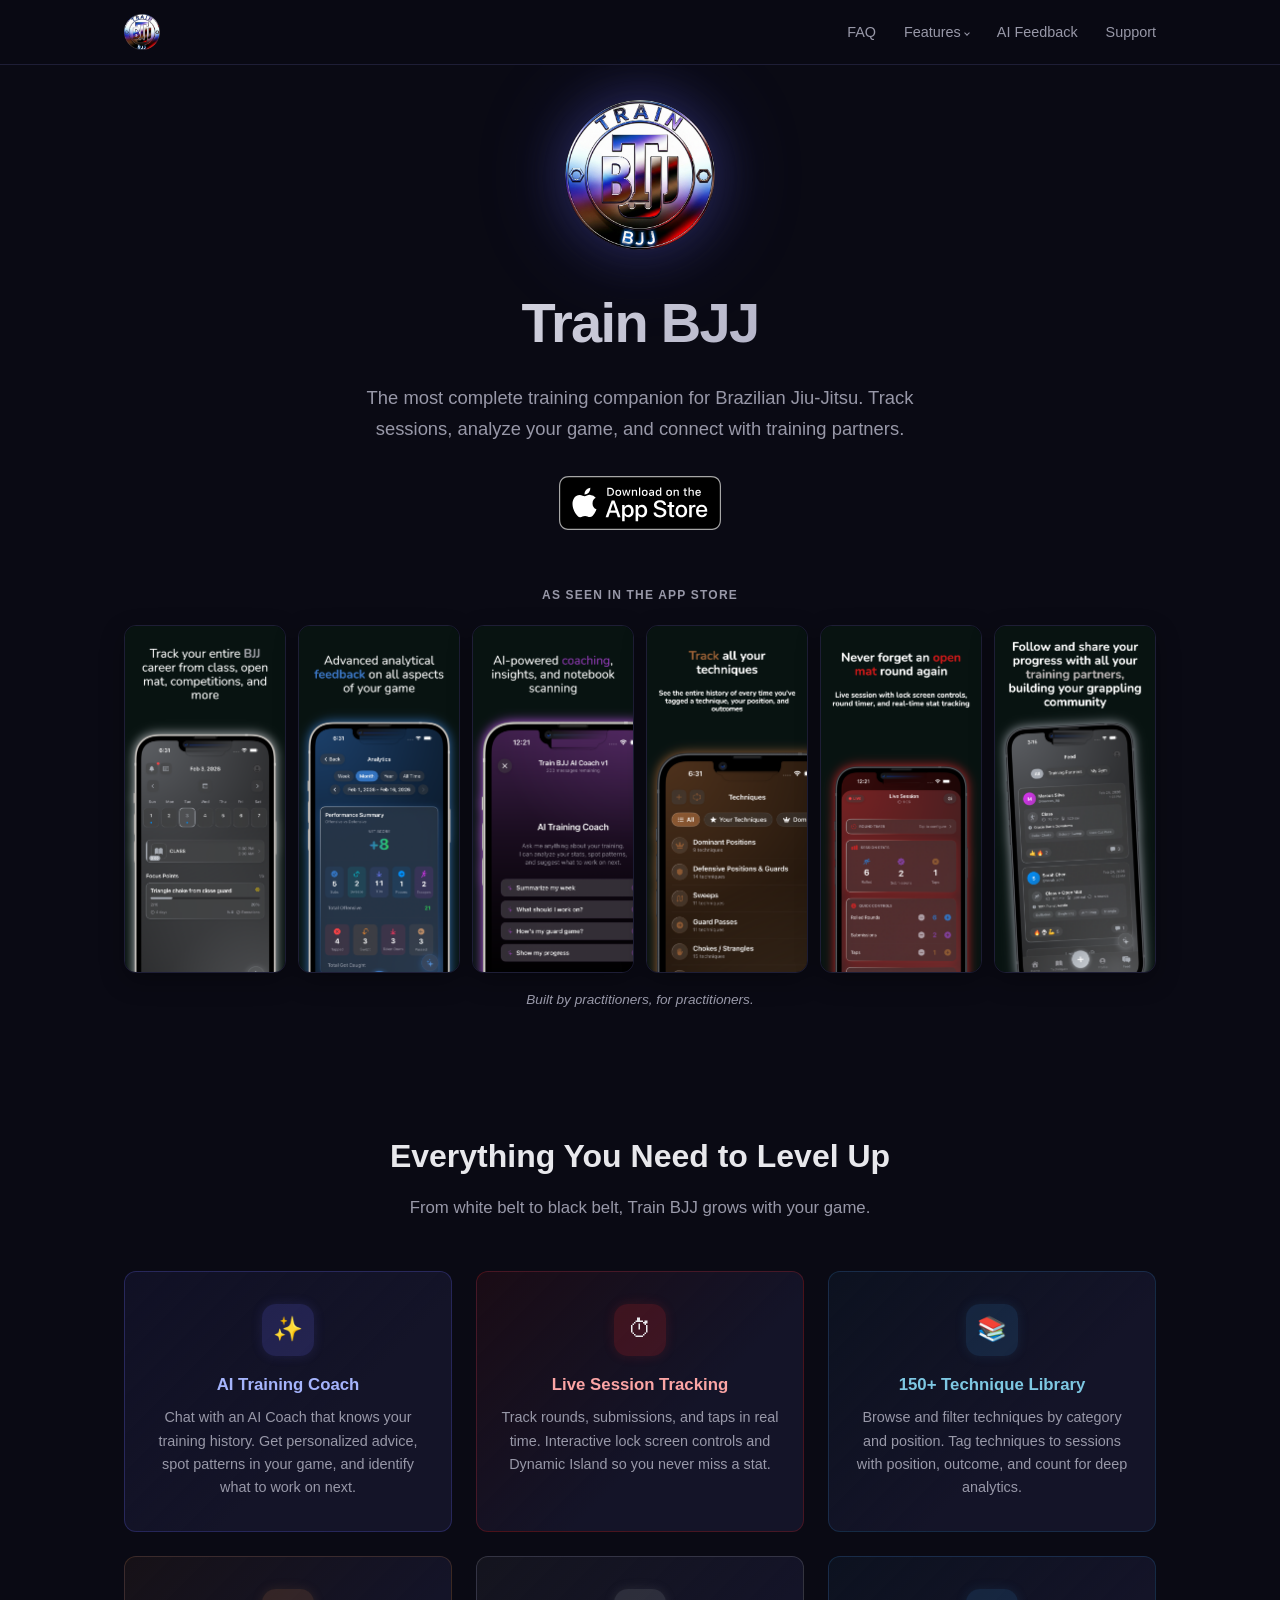
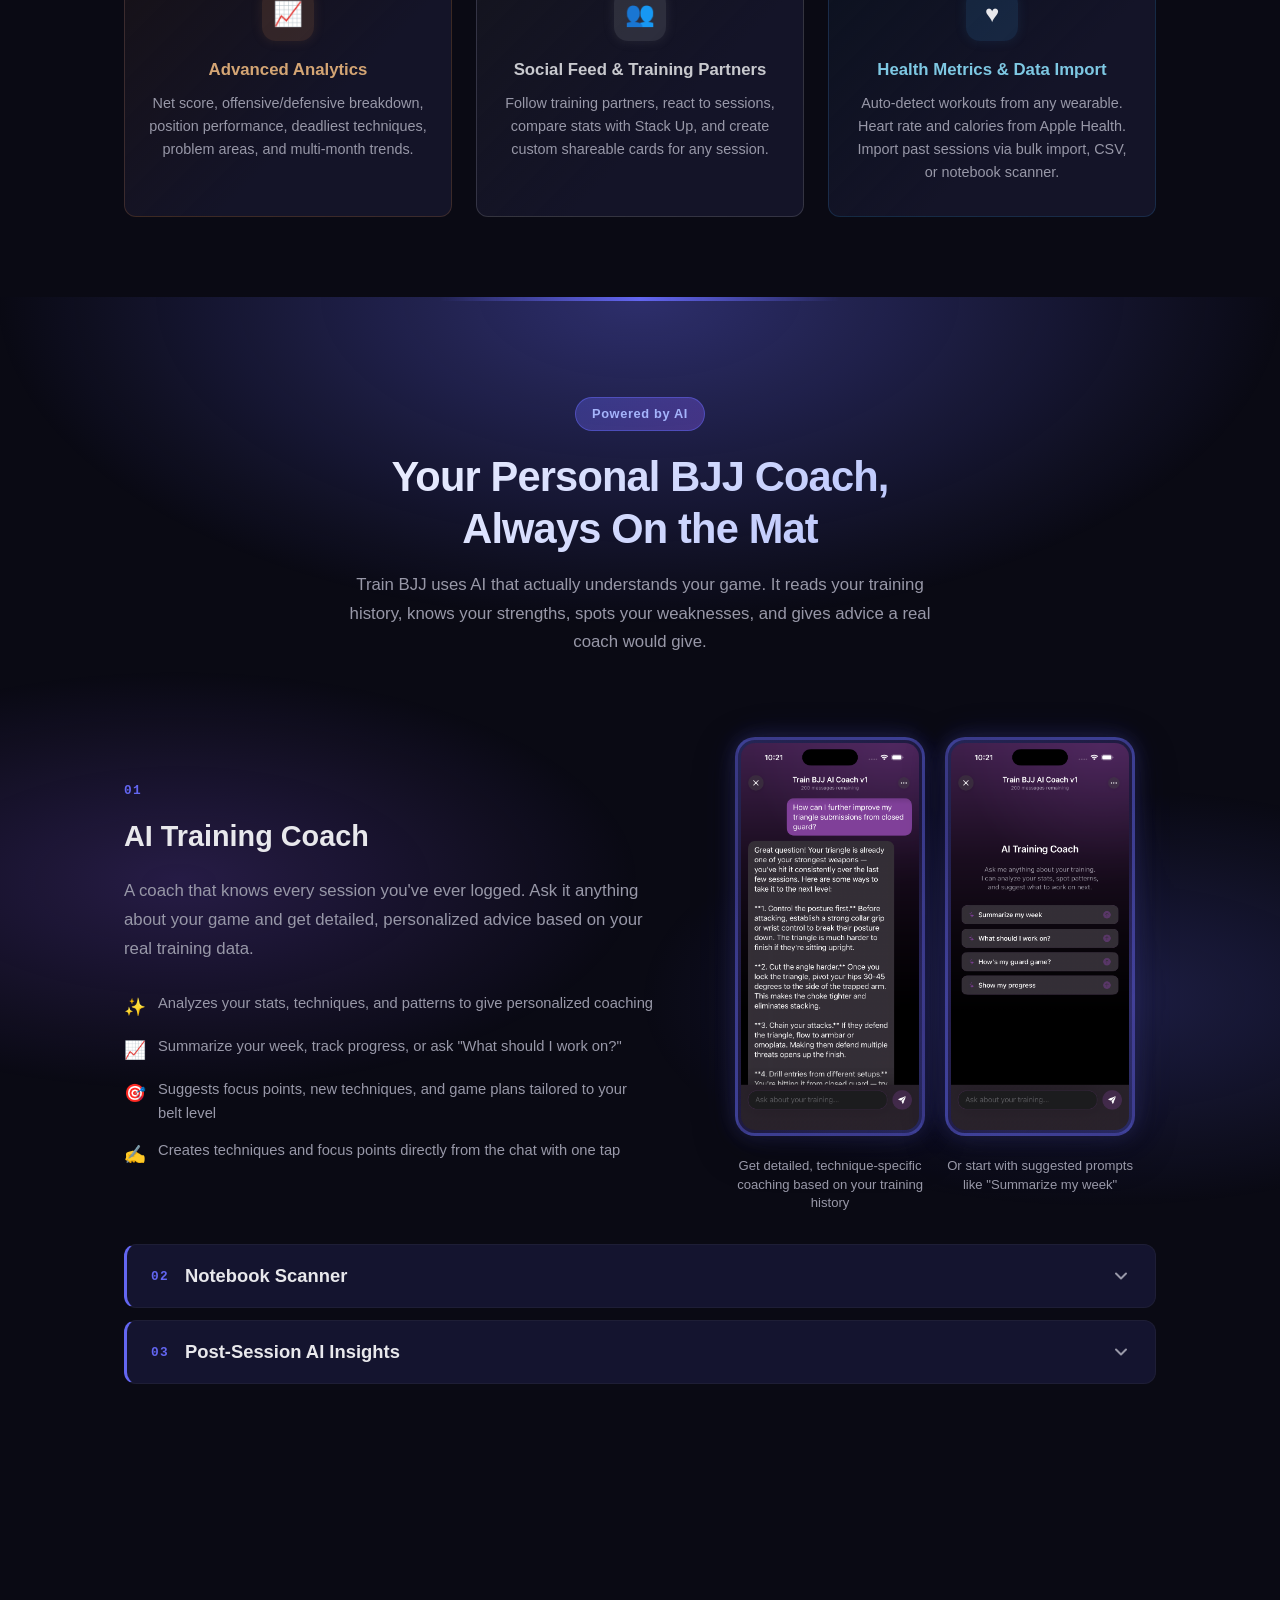
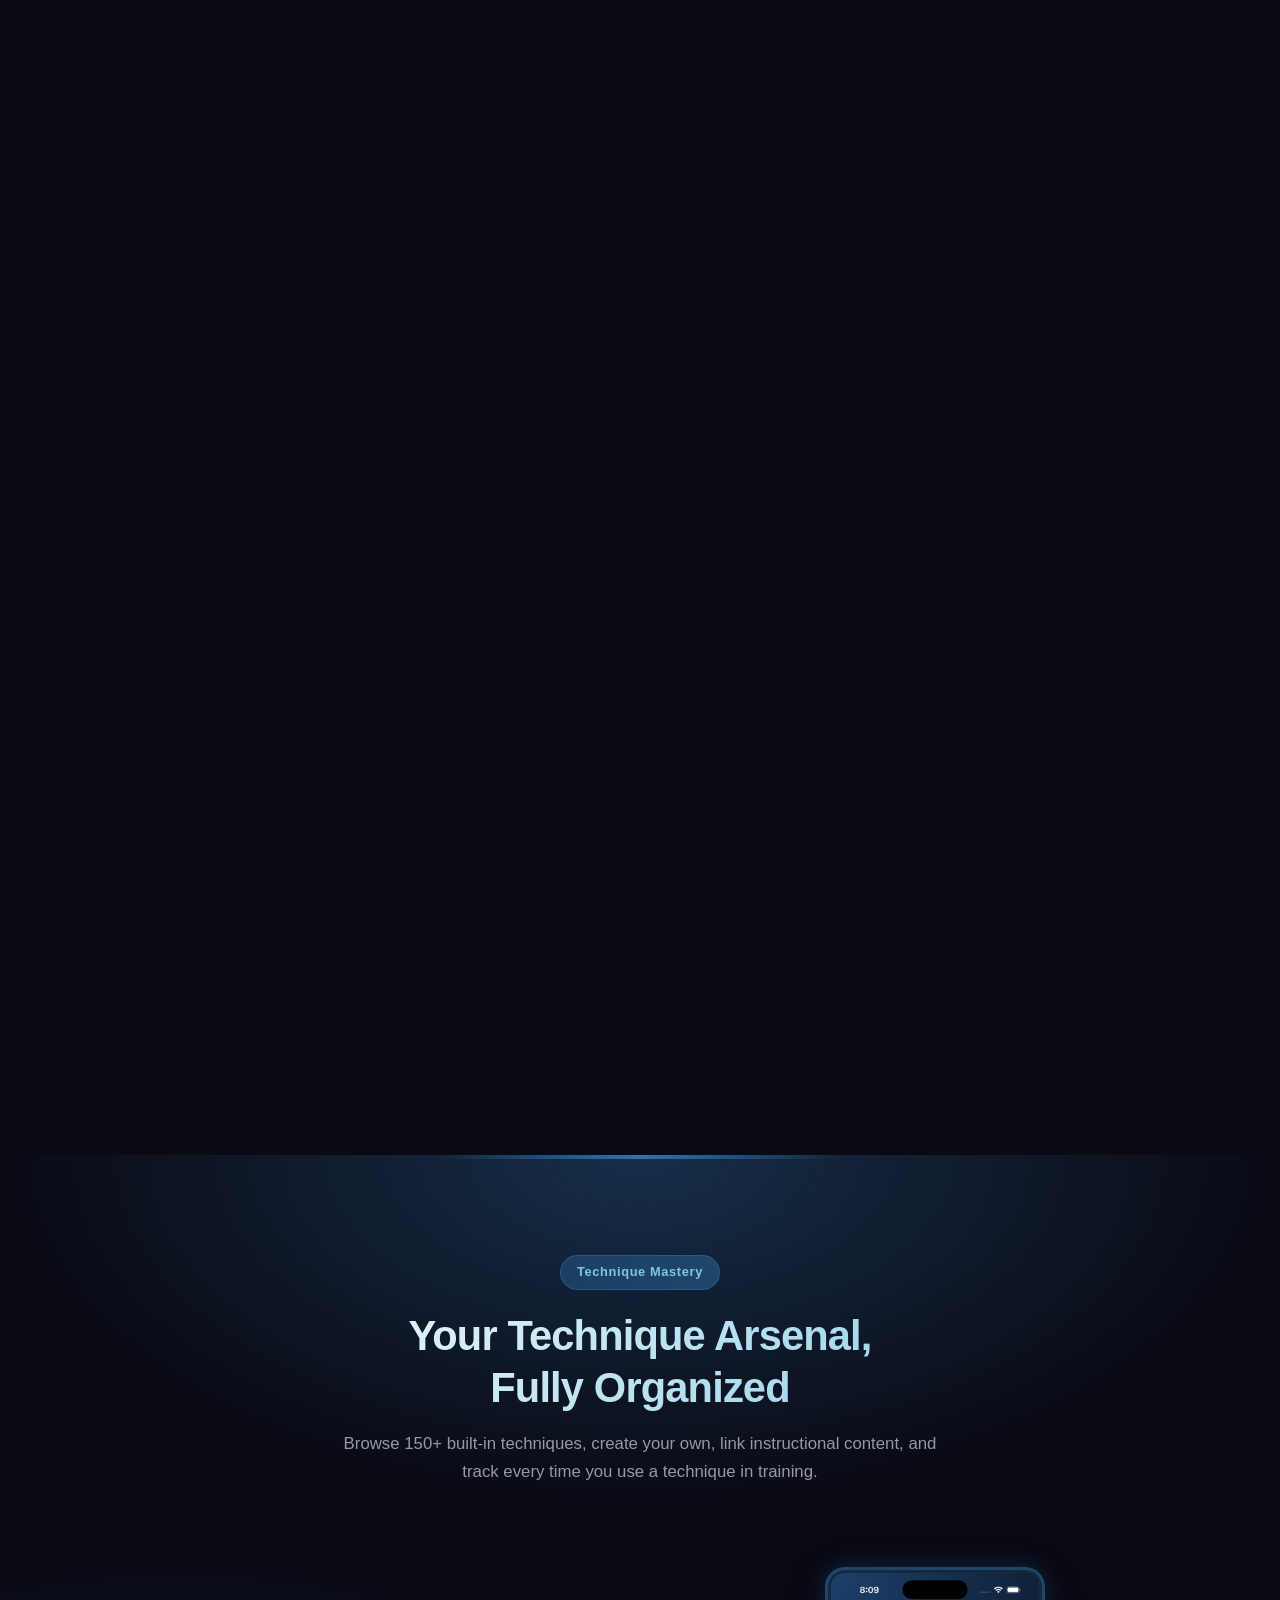
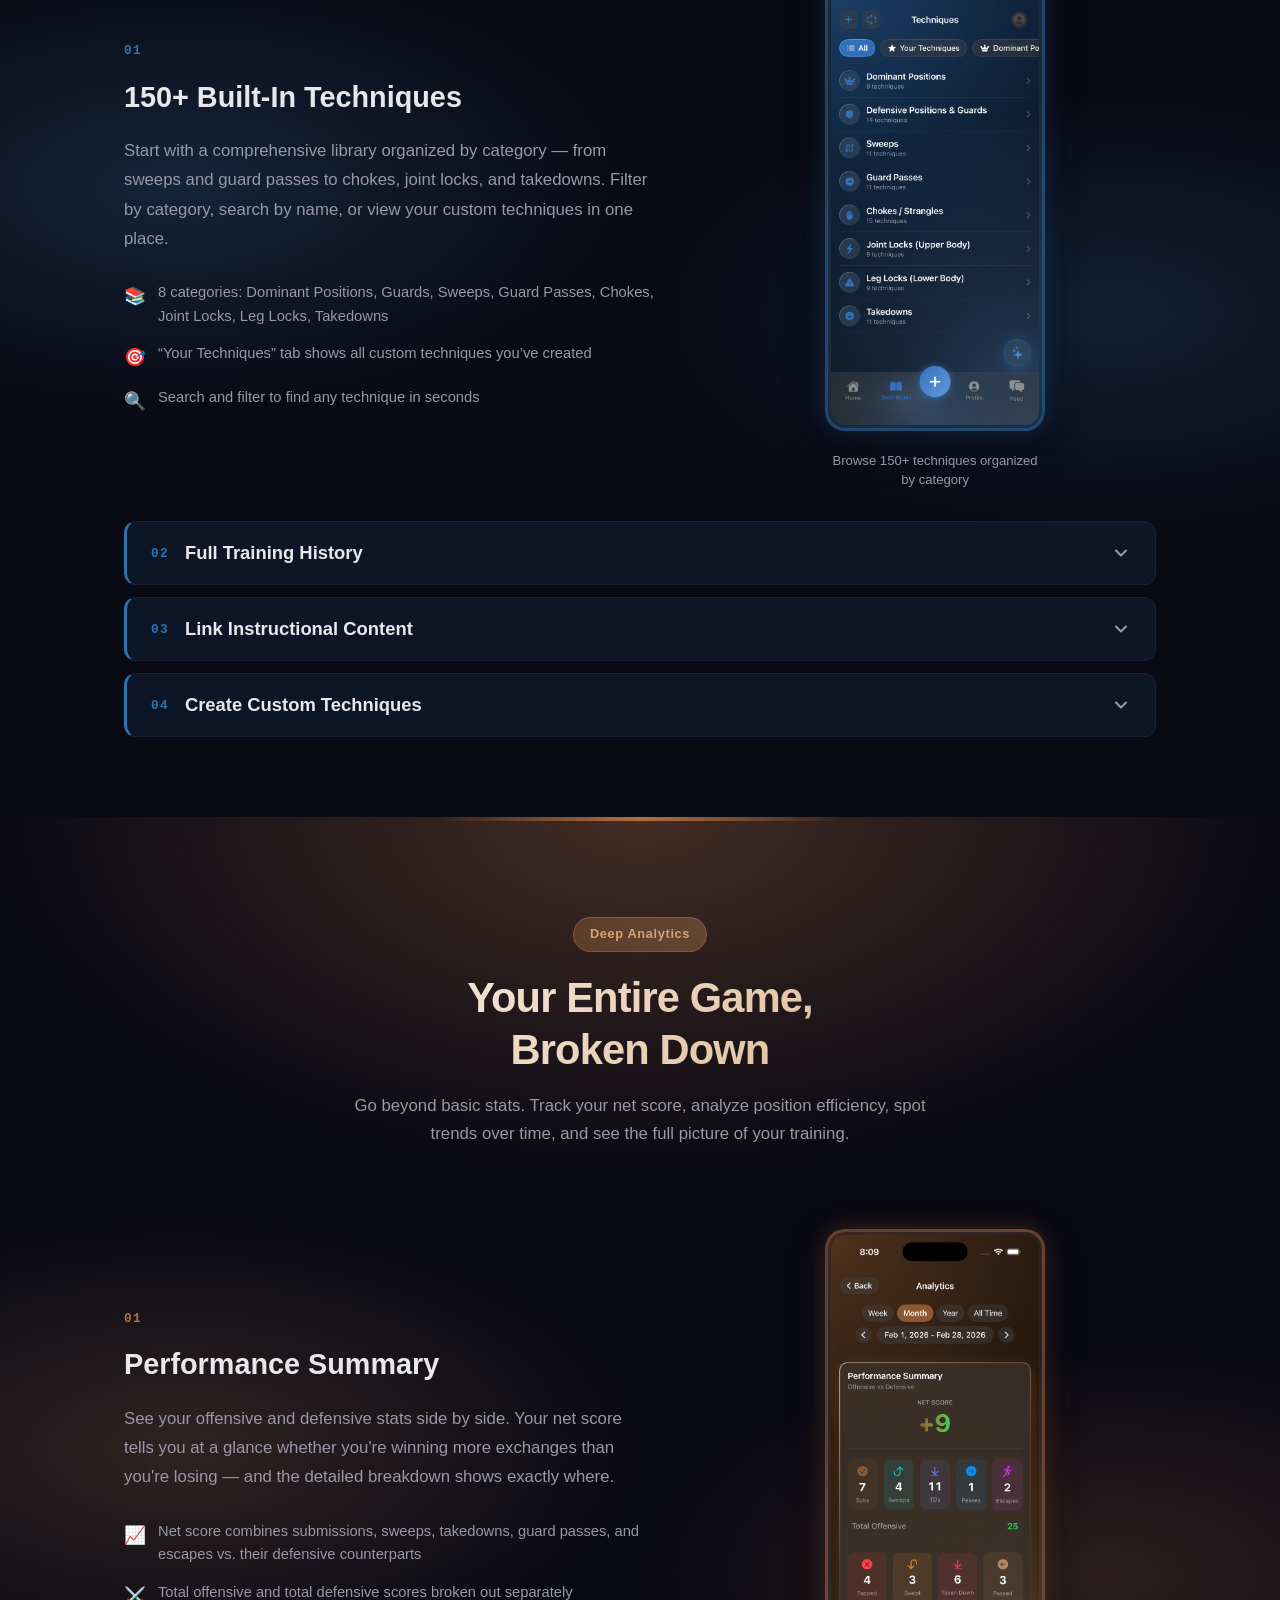
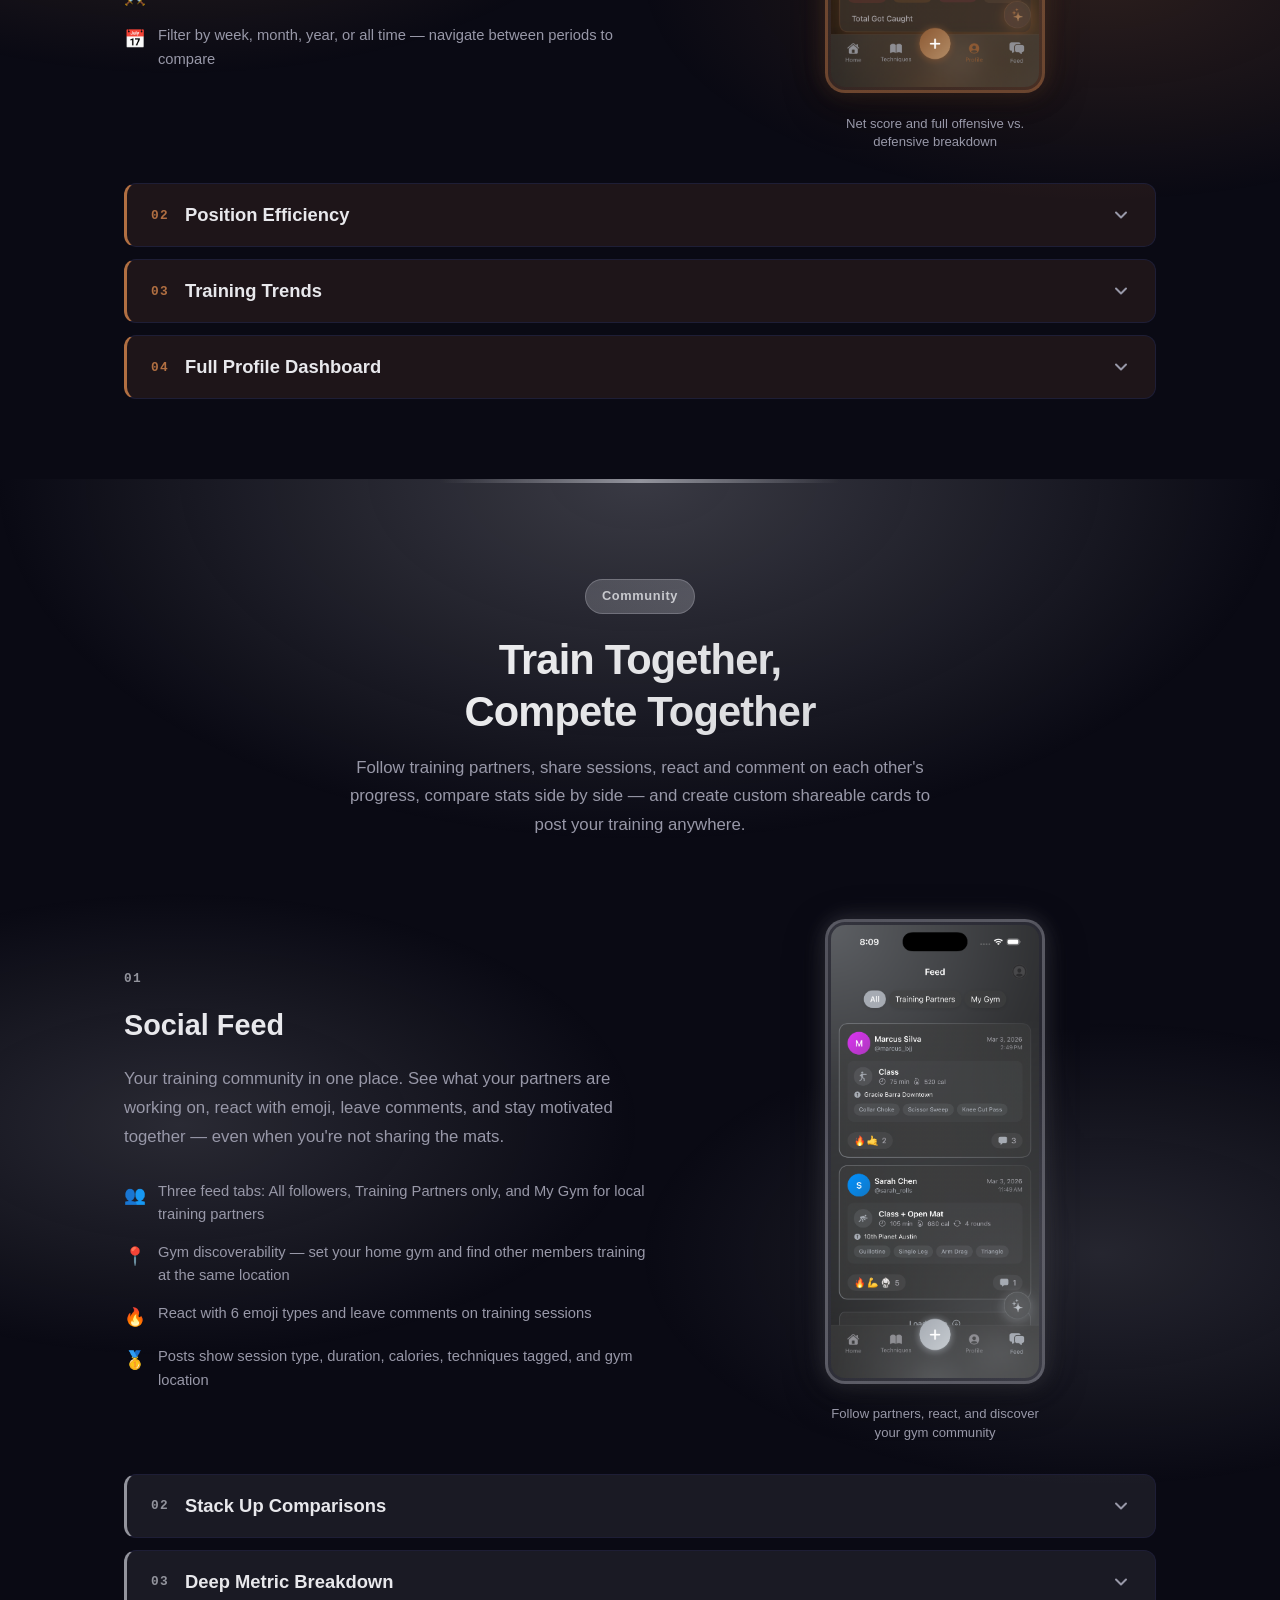
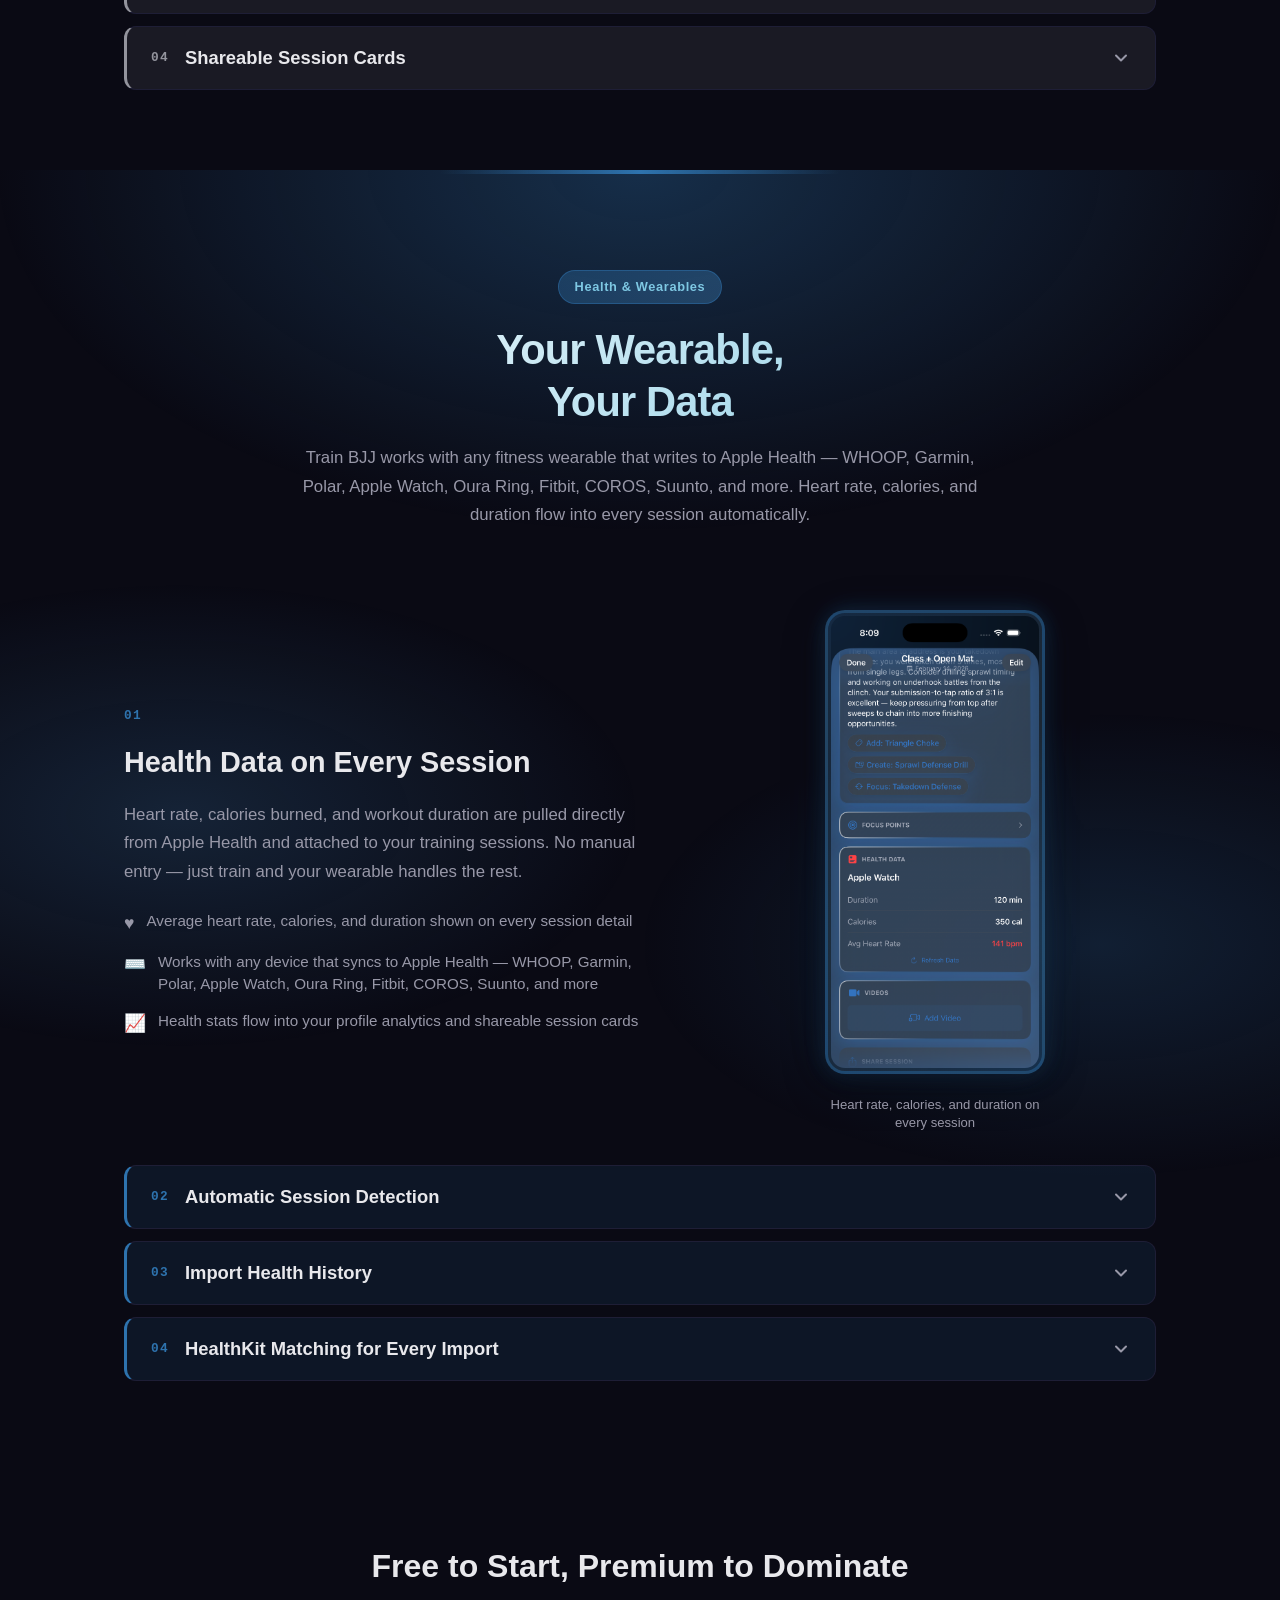
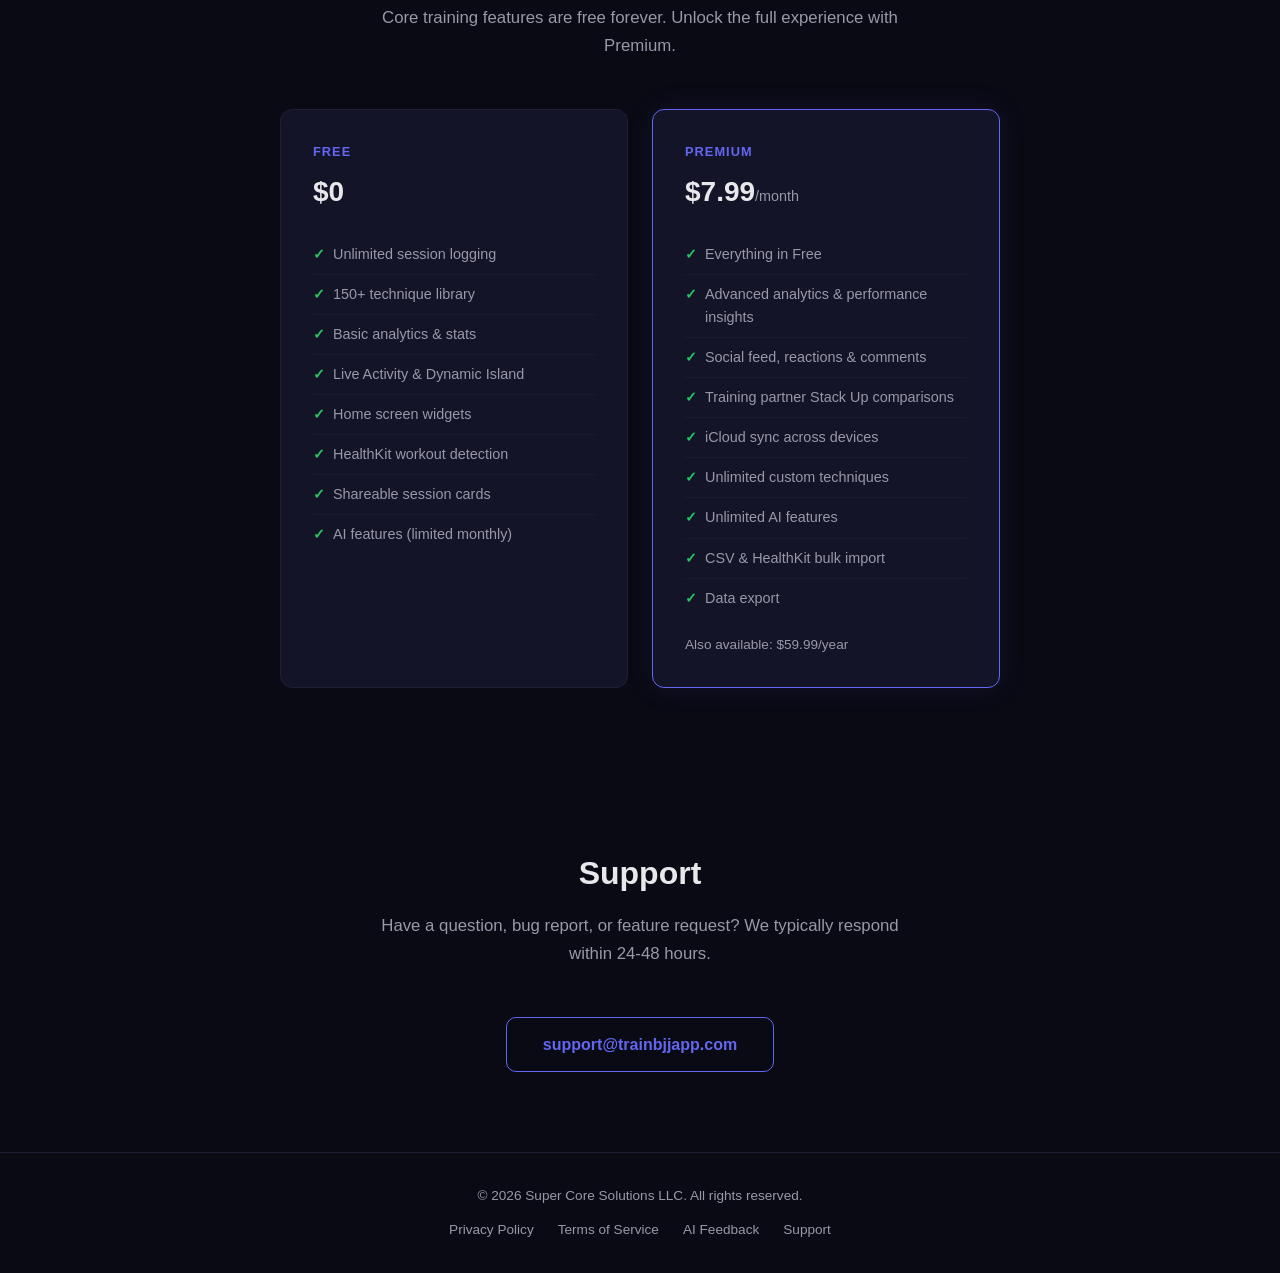
<file: index.html>
<!DOCTYPE html>
<html lang="en">
<head>
    <!-- Google Analytics -->
    <script async src="https://www.googletagmanager.com/gtag/js?id=G-JZQ7VKJR93"></script>
    <script>
      window.dataLayer = window.dataLayer || [];
      function gtag(){dataLayer.push(arguments);}
      gtag('js', new Date());
      gtag('config', 'G-JZQ7VKJR93');
    </script>
    <meta charset="UTF-8">
    <meta name="viewport" content="width=device-width, initial-scale=1.0">
    <title>Train BJJ — The Complete Jiujitsu Training Companion</title>
    <meta name="description" content="Train BJJ is the most complete training companion for Brazilian Jiu-Jitsu. Track sessions, log techniques, get AI-powered coaching, and connect with training partners.">
    <meta property="og:title" content="Train BJJ — Jiujitsu Training Companion">
    <meta property="og:description" content="Track sessions, log techniques, get AI coaching, and connect with training partners.">
    <meta property="og:image" content="images/icon.png">
    <meta property="og:type" content="website">
    <link rel="icon" type="image/png" href="images/icon.png">
    <link rel="apple-touch-icon" href="images/icon.png">
    <link rel="stylesheet" href="styles.css?v=25">
</head>
<body>

    <!-- Scroll Progress Bar -->
    <div class="scroll-progress"></div>

    <!-- Navigation -->
    <nav class="nav">
        <div class="container">
            <a href="index.html" class="nav-brand">
                <img src="images/logo.png" alt="Train BJJ logo">
            </a>
            <ul class="nav-links">
                <li><a href="faq.html">FAQ</a></li>
                <li class="nav-dropdown">
                    <a href="#features">Features</a>
                    <ul class="nav-dropdown-menu">
                        <li><a href="#ai">AI Features</a></li>
                        <li><a href="#live-session">Live Session</a></li>
                        <li><a href="#techniques">Technique Library</a></li>
                        <li><a href="#analytics">Advanced Analytics</a></li>
                        <li><a href="#social">Social &amp; Stack Up</a></li>
                        <li><a href="#health">Health &amp; Import</a></li>
                    </ul>
                </li>
                <li><a href="ai-feedback.html">AI Feedback</a></li>
                <li><a href="#contact">Support</a></li>
            </ul>
        </div>
    </nav>

    <!-- Hero -->
    <section class="hero">
        <div class="container">
            <div class="hero-content">
                <img src="images/logo.png" alt="Train BJJ logo" class="hero-icon">
                <h1>Train BJJ</h1>
                <p class="tagline">The most complete training companion for Brazilian Jiu-Jitsu. Track sessions, analyze your game, and connect with training partners.</p>
                <a href="https://apps.apple.com/us/app/train-bjj-jiujitsu-tracker/id6755694189" class="app-store-badge-link" target="_blank" rel="noopener noreferrer">
                    <img src="images/app-store-badge.svg" alt="Download on the App Store" class="app-store-badge">
                </a>
            </div>
            <div class="hero-screenshots">
                <p class="hero-screenshots-label">As Seen in the App Store</p>
                <div class="hero-screenshot-grid">
                    <img src="images/01.png" alt="Track your BJJ career">
                    <img src="images/02.png" alt="Advanced analytics">
                    <img src="images/03.png" alt="AI-powered coaching">
                    <img src="images/04.png" alt="Technique library">
                    <img src="images/05.png" alt="Live session tracking">
                    <img src="images/06.png" alt="Social feed">
                </div>
                <p class="hero-screenshots-subtitle">Built by practitioners, for practitioners.</p>
            </div>
        </div>
    </section>

    <!-- Features -->
    <section id="features" class="section fade-in-section">
        <div class="container">
            <h2 class="section-title">Everything You Need to Level Up</h2>
            <p class="section-subtitle">From white belt to black belt, Train BJJ grows with your game.</p>
            <div class="features-grid">
                <a href="#ai" class="feature-card feature-card-link feature-card-ai">
                    <div class="feature-icon">&#10024;</div>
                    <h3>AI Training Coach</h3>
                    <p>Chat with an AI Coach that knows your training history. Get personalized advice, spot patterns in your game, and identify what to work on next.</p>
                </a>
                <a href="#live-session" class="feature-card feature-card-link feature-card-live">
                    <div class="feature-icon">&#9201;</div>
                    <h3>Live Session Tracking</h3>
                    <p>Track rounds, submissions, and taps in real time. Interactive lock screen controls and Dynamic Island so you never miss a stat.</p>
                </a>
                <a href="#techniques" class="feature-card feature-card-link feature-card-tech">
                    <div class="feature-icon">&#128218;</div>
                    <h3>150+ Technique Library</h3>
                    <p>Browse and filter techniques by category and position. Tag techniques to sessions with position, outcome, and count for deep analytics.</p>
                </a>
                <a href="#analytics" class="feature-card feature-card-link feature-card-stat">
                    <div class="feature-icon">&#128200;</div>
                    <h3>Advanced Analytics</h3>
                    <p>Net score, offensive/defensive breakdown, position performance, deadliest techniques, problem areas, and multi-month trends.</p>
                </a>
                <a href="#social" class="feature-card feature-card-link feature-card-social">
                    <div class="feature-icon">&#128101;</div>
                    <h3>Social Feed &amp; Training Partners</h3>
                    <p>Follow training partners, react to sessions, compare stats with Stack Up, and create custom shareable cards for any session.</p>
                </a>
                <a href="#health" class="feature-card feature-card-link feature-card-health">
                    <div class="feature-icon">&#9829;</div>
                    <h3>Health Metrics &amp; Data Import</h3>
                    <p>Auto-detect workouts from any wearable. Heart rate and calories from Apple Health. Import past sessions via bulk import, CSV, or notebook scanner.</p>
                </a>
            </div>
        </div>
    </section>

    <!-- AI Features -->
    <section id="ai" class="ai-section fade-in-section">
        <div class="container">

            <!-- AI Section Header -->
            <div class="ai-header">
                <span class="ai-badge">Powered by AI</span>
                <h2 class="section-title">Your Personal BJJ Coach, <br>Always On the Mat</h2>
                <p class="section-subtitle">Train BJJ uses AI that actually understands your game. It reads your training history, knows your strengths, spots your weaknesses, and gives advice a real coach would give.</p>
            </div>

            <!-- Feature 1: AI Training Coach -->
            <div class="ai-feature" id="ai-coach">
                <div class="ai-feature-content">
                    <div class="ai-feature-number">01</div>
                    <h3>AI Training Coach</h3>
                    <p class="ai-feature-lead">A coach that knows every session you've ever logged. Ask it anything about your game and get detailed, personalized advice based on your real training data.</p>
                    <ul class="ai-feature-list">
                        <li><span class="ai-list-icon">&#10024;</span> Analyzes your stats, techniques, and patterns to give personalized coaching</li>
                        <li><span class="ai-list-icon">&#128200;</span> Summarize your week, track progress, or ask "What should I work on?"</li>
                        <li><span class="ai-list-icon">&#127919;</span> Suggests focus points, new techniques, and game plans tailored to your belt level</li>
                        <li><span class="ai-list-icon">&#9997;&#65039;</span> Creates techniques and focus points directly from the chat with one tap</li>
                    </ul>
                </div>
                <div class="ai-feature-screenshots">
                    <div class="ai-phone-pair">
                        <div class="ai-phone">
                            <img src="images/ai-chat-1.png?v=2" alt="AI Coach providing personalized coaching advice" width="190">
                            <p class="ai-phone-caption">Get detailed, technique-specific coaching based on your training history</p>
                        </div>
                        <div class="ai-phone">
                            <img src="images/ai-chat-2.png?v=2" alt="AI Coach intro with suggested prompts" width="190">
                            <p class="ai-phone-caption">Or start with suggested prompts like "Summarize my week"</p>
                        </div>
                    </div>
                </div>
            </div>

            <!-- Feature 2: Notebook Scanner (Accordion) -->
            <div class="accordion-item" data-expanded="false">
                <button class="accordion-trigger" aria-expanded="false">
                    <span class="accordion-number">02</span>
                    <span class="accordion-title">Notebook Scanner</span>
                    <svg class="accordion-chevron" width="20" height="20" viewBox="0 0 20 20" fill="none"><path d="M5 7.5L10 12.5L15 7.5" stroke="currentColor" stroke-width="2" stroke-linecap="round" stroke-linejoin="round"/></svg>
                </button>
                <div class="accordion-panel" role="region">
                    <div class="accordion-panel-inner">
                        <div class="ai-feature ai-feature-reverse" id="ai-scanner">
                            <div class="ai-feature-content">
                                <h3>Notebook Scanner</h3>
                                <p class="ai-feature-lead">Photograph your handwritten BJJ notebook and let AI do the rest. Your notes are converted into a fully structured training session in seconds.</p>
                                <div class="ai-steps">
                                    <div class="ai-step">
                                        <div class="ai-step-num">1</div>
                                        <div>
                                            <strong>Snap or choose a photo</strong>
                                            <span>Take a photo of your notebook page or choose one from your library</span>
                                        </div>
                                    </div>
                                    <div class="ai-step">
                                        <div class="ai-step-num">2</div>
                                        <div>
                                            <strong>AI extracts your notes</strong>
                                            <span>On-device OCR reads your handwriting, then AI parses session type, techniques, rounds, and notes</span>
                                        </div>
                                    </div>
                                    <div class="ai-step">
                                        <div class="ai-step-num">3</div>
                                        <div>
                                            <strong>Auto-matches your workout</strong>
                                            <span>If you trained with an Apple Watch, it finds the matching workout for heart rate and calories</span>
                                        </div>
                                    </div>
                                    <div class="ai-step">
                                        <div class="ai-step-num">4</div>
                                        <div>
                                            <strong>Review and save</strong>
                                            <span>Everything is pre-filled &mdash; class notes, open mat reflection, rounds, subs. Just review and tap Save</span>
                                        </div>
                                    </div>
                                </div>
                            </div>
                            <div class="ai-feature-screenshots">
                                <div class="ai-scanner-grid">
                                    <div class="ai-phone-small">
                                        <img src="images/ai-scan-1.png?v=4" alt="Scan notebook - pre-filled session ready to save" width="170">
                                        <p class="ai-phone-caption">Pre-filled and ready to save</p>
                                    </div>
                                    <div class="ai-phone-small">
                                        <img src="images/ai-scan-2.png?v=4" alt="Scan notebook - access from the Scan button" width="170">
                                        <p class="ai-phone-caption">Tap Scan to get started</p>
                                    </div>
                                    <div class="ai-phone-small">
                                        <img src="images/ai-scan-3.png?v=4" alt="Scan notebook - take photo or choose from library" width="170">
                                        <p class="ai-phone-caption">Snap or choose a photo</p>
                                    </div>
                                    <div class="ai-phone-small">
                                        <img src="images/ai-scan-4.png?v=4" alt="Scan notebook - AI analyzing your notes" width="170">
                                        <p class="ai-phone-caption">AI reads and analyzes</p>
                                    </div>
                                </div>
                            </div>
                        </div>
                    </div>
                </div>
            </div>

            <!-- Feature 3: Post-Session Insights (Accordion) -->
            <div class="accordion-item" data-expanded="false">
                <button class="accordion-trigger" aria-expanded="false">
                    <span class="accordion-number">03</span>
                    <span class="accordion-title">Post-Session AI Insights</span>
                    <svg class="accordion-chevron" width="20" height="20" viewBox="0 0 20 20" fill="none"><path d="M5 7.5L10 12.5L15 7.5" stroke="currentColor" stroke-width="2" stroke-linecap="round" stroke-linejoin="round"/></svg>
                </button>
                <div class="accordion-panel" role="region">
                    <div class="accordion-panel-inner">
                        <div class="ai-feature" id="ai-insights">
                            <div class="ai-feature-content">
                                <h3>Post-Session AI Insights</h3>
                                <p class="ai-feature-lead">After every training session, get an AI-generated breakdown of what happened on the mat. It connects the dots across your sessions and spots trends you might miss.</p>
                                <ul class="ai-feature-list">
                                    <li><span class="ai-list-icon">&#128202;</span> Analyzes your session stats, tagged techniques, and notes together</li>
                                    <li><span class="ai-list-icon">&#128161;</span> Identifies what's working, what needs attention, and recommends next steps</li>
                                    <li><span class="ai-list-icon">&#127942;</span> Distinguishes offense vs. defense &mdash; knows a submission is yours and a tap is theirs</li>
                                    <li><span class="ai-list-icon">&#9889;</span> One-tap action buttons to add techniques, create focus points, or tag techniques to the session</li>
                                </ul>
                            </div>
                            <div class="ai-feature-screenshots">
                                <div class="ai-phone ai-phone-single">
                                    <img src="images/ai-session-analysis.png?v=2" alt="Post-session AI analysis with insights and action buttons" width="220">
                                    <p class="ai-phone-caption">Real-time AI feedback on every session with actionable suggestions</p>
                                </div>
                            </div>
                        </div>
                    </div>
                </div>
            </div>


        </div>
    </section>

    <!-- Live Session -->
    <section id="live-session" class="live-section fade-in-section">
        <div class="container">

            <!-- Section Header -->
            <div class="live-header">
                <span class="live-badge">Real-Time Tracking</span>
                <h2 class="section-title">Your Open Mat, <br>Fully Accounted For</h2>
                <p class="section-subtitle">Log your rounds, submissions, and taps as they happen &mdash; not hours later from memory. Built-in timers, one-tap stat tracking, and lock screen controls make it easy to capture everything between rounds.</p>
            </div>

            <!-- Feature 1: Round Timer + Stats -->
            <div class="live-feature" id="live-timer">
                <div class="live-feature-content">
                    <div class="live-feature-number">01</div>
                    <h3>Built-In Round Timer</h3>
                    <p class="live-feature-lead">Start the timer when you step on the mat. It runs in the background while you roll, and audio cues let you know when rounds start and end &mdash; so you never have to check your phone mid-roll.</p>
                    <ul class="live-feature-list">
                        <li><span class="live-list-icon">&#9201;</span> Configurable round timer with auto-roll to the next round</li>
                        <li><span class="live-list-icon">&#128290;</span> See your running totals &mdash; rounds rolled, submissions hit, and taps given</li>
                        <li><span class="live-list-icon">&#128276;</span> Audio cues for round start and end, even in silent mode</li>
                    </ul>
                </div>
                <div class="live-feature-screenshots">
                    <div class="live-phone">
                        <img src="images/live-session-1.png?v=2" alt="Live session with round timer and session stats" width="220">
                        <p class="live-phone-caption">Round timer with real-time session stats</p>
                    </div>
                </div>
            </div>

            <!-- Feature 2: Quick Controls (Accordion) -->
            <div class="accordion-item" data-expanded="false">
                <button class="accordion-trigger" aria-expanded="false">
                    <span class="accordion-number">02</span>
                    <span class="accordion-title">Quick Controls Between Rounds</span>
                    <svg class="accordion-chevron" width="20" height="20" viewBox="0 0 20 20" fill="none"><path d="M5 7.5L10 12.5L15 7.5" stroke="currentColor" stroke-width="2" stroke-linecap="round" stroke-linejoin="round"/></svg>
                </button>
                <div class="accordion-panel" role="region">
                    <div class="accordion-panel-inner">
                        <div class="live-feature live-feature-reverse" id="live-controls">
                            <div class="live-feature-content">
                                <h3>Quick Controls Between Rounds</h3>
                                <p class="live-feature-lead">When the round ends, grab your water and tap a few buttons. Increment your submissions, log a tap, tag the triangle you hit &mdash; it takes seconds, and you'll never forget the details.</p>
                                <ul class="live-feature-list">
                                    <li><span class="live-list-icon">&#128073;</span> Tap +/- to log rounds rolled, submissions, and taps as they happen</li>
                                    <li><span class="live-list-icon">&#129351;</span> Tag techniques you used &mdash; with position and outcome &mdash; while they're fresh</li>
                                    <li><span class="live-list-icon">&#127919;</span> Your focus points stay visible so you remember what to work on each round</li>
                                </ul>
                            </div>
                            <div class="live-feature-screenshots">
                                <div class="live-phone">
                                    <img src="images/live-session-2.png?v=2" alt="Quick controls for stats and technique tagging" width="220">
                                    <p class="live-phone-caption">Increment stats and tag techniques between rounds</p>
                                </div>
                            </div>
                        </div>
                    </div>
                </div>
            </div>

            <!-- Feature 3: Save & Reflect (Accordion) -->
            <div class="accordion-item" data-expanded="false">
                <button class="accordion-trigger" aria-expanded="false">
                    <span class="accordion-number">03</span>
                    <span class="accordion-title">Save &amp; Reflect</span>
                    <svg class="accordion-chevron" width="20" height="20" viewBox="0 0 20 20" fill="none"><path d="M5 7.5L10 12.5L15 7.5" stroke="currentColor" stroke-width="2" stroke-linecap="round" stroke-linejoin="round"/></svg>
                </button>
                <div class="accordion-panel" role="region">
                    <div class="accordion-panel-inner">
                        <div class="live-feature" id="live-save">
                            <div class="live-feature-content">
                                <h3>Save &amp; Reflect</h3>
                                <p class="live-feature-lead">When you're done rolling, everything you tracked is already filled in. Add your notes while the session is still fresh, then save &mdash; no more trying to reconstruct your rolls from memory at home.</p>
                                <ul class="live-feature-list">
                                    <li><span class="live-list-icon">&#128221;</span> Choose session type: Open Mat only, Class + Open Mat, or Class Before</li>
                                    <li><span class="live-list-icon">&#9997;&#65039;</span> Add class notes and open mat reflections &mdash; what worked, what didn't</li>
                                    <li><span class="live-list-icon">&#9201;</span> Class Before adjusts your start time to account for instruction time</li>
                                </ul>
                            </div>
                            <div class="live-feature-screenshots">
                                <div class="live-phone">
                                    <img src="images/live-session-3.png?v=2" alt="Session complete with save options and reflection" width="220">
                                    <p class="live-phone-caption">Save your session with class notes and reflections</p>
                                </div>
                            </div>
                        </div>
                    </div>
                </div>
            </div>

            <!-- Feature 4: Lock Screen (Accordion) -->
            <div class="accordion-item" data-expanded="false">
                <button class="accordion-trigger" aria-expanded="false">
                    <span class="accordion-number">04</span>
                    <span class="accordion-title">Lock Screen &amp; Dynamic Island</span>
                    <svg class="accordion-chevron" width="20" height="20" viewBox="0 0 20 20" fill="none"><path d="M5 7.5L10 12.5L15 7.5" stroke="currentColor" stroke-width="2" stroke-linecap="round" stroke-linejoin="round"/></svg>
                </button>
                <div class="accordion-panel" role="region">
                    <div class="accordion-panel-inner">
                        <div class="live-feature live-feature-reverse" id="live-lockscreen">
                            <div class="live-feature-content">
                                <h3>Lock Screen &amp; Dynamic Island</h3>
                                <p class="live-feature-lead">Don't want to unlock your phone between rounds? You don't have to. Increment your stats right from the lock screen or Dynamic Island &mdash; your phone never leaves your bag.</p>
                                <ul class="live-feature-list">
                                    <li><span class="live-list-icon">&#128241;</span> Tap +/- buttons on the lock screen to update rounds, submissions, and taps</li>
                                    <li><span class="live-list-icon">&#128994;</span> Dynamic Island shows your session duration and round count at a glance</li>
                                    <li><span class="live-list-icon">&#128274;</span> No unlocking, no app switching &mdash; just quick taps and back to rolling</li>
                                </ul>
                            </div>
                            <div class="live-feature-screenshots">
                                <div class="live-phone">
                                    <img src="images/live-session-4.png?v=3" alt="Lock screen Live Activity with session controls" width="220">
                                    <p class="live-phone-caption">Track rounds from your lock screen</p>
                                </div>
                            </div>
                        </div>
                    </div>
                </div>
            </div>

        </div>
    </section>

    <!-- Technique Library -->
    <section id="techniques" class="tech-section fade-in-section">
        <div class="container">

            <!-- Section Header -->
            <div class="tech-header">
                <span class="tech-badge">Technique Mastery</span>
                <h2 class="section-title">Your Technique Arsenal, <br>Fully Organized</h2>
                <p class="section-subtitle">Browse 150+ built-in techniques, create your own, link instructional content, and track every time you use a technique in training.</p>
            </div>

            <!-- Feature 1: Built-In Library -->
            <div class="tech-feature" id="tech-library">
                <div class="tech-feature-content">
                    <div class="tech-feature-number">01</div>
                    <h3>150+ Built-In Techniques</h3>
                    <p class="tech-feature-lead">Start with a comprehensive library organized by category &mdash; from sweeps and guard passes to chokes, joint locks, and takedowns. Filter by category, search by name, or view your custom techniques in one place.</p>
                    <ul class="tech-feature-list">
                        <li><span class="tech-list-icon">&#128218;</span> 8 categories: Dominant Positions, Guards, Sweeps, Guard Passes, Chokes, Joint Locks, Leg Locks, Takedowns</li>
                        <li><span class="tech-list-icon">&#127919;</span> &ldquo;Your Techniques&rdquo; tab shows all custom techniques you&rsquo;ve created</li>
                        <li><span class="tech-list-icon">&#128269;</span> Search and filter to find any technique in seconds</li>
                    </ul>
                </div>
                <div class="tech-feature-screenshots">
                    <div class="tech-phone">
                        <img src="images/tech-01.png?v=2" alt="Technique library with categories like Sweeps, Guard Passes, Chokes" width="220">
                        <p class="tech-phone-caption">Browse 150+ techniques organized by category</p>
                    </div>
                </div>
            </div>

            <!-- Feature 2: Training History (Accordion) -->
            <div class="accordion-item" data-expanded="false">
                <button class="accordion-trigger" aria-expanded="false">
                    <span class="accordion-number">02</span>
                    <span class="accordion-title">Full Training History</span>
                    <svg class="accordion-chevron" width="20" height="20" viewBox="0 0 20 20" fill="none"><path d="M5 7.5L10 12.5L15 7.5" stroke="currentColor" stroke-width="2" stroke-linecap="round" stroke-linejoin="round"/></svg>
                </button>
                <div class="accordion-panel" role="region">
                    <div class="accordion-panel-inner">
                        <div class="tech-feature tech-feature-reverse" id="tech-history">
                            <div class="tech-feature-content">
                                <h3>Full Training History</h3>
                                <p class="tech-feature-lead">Every time you tag a technique in a session, it's recorded. Open any technique to see a complete timeline &mdash; when you used it, from what position, and with what outcome.</p>
                                <ul class="tech-feature-list">
                                    <li><span class="tech-list-icon">&#128197;</span> See every session where you tagged the technique, with date and session type</li>
                                    <li><span class="tech-list-icon">&#128202;</span> Filter by position &mdash; top, bottom, or submissions &mdash; to spot patterns</li>
                                    <li><span class="tech-list-icon">&#128161;</span> Each technique includes a description and category for quick reference</li>
                                    <li><span class="tech-list-icon">&#128073;</span> Tap any session to jump straight to your notes and see exactly how the technique was used</li>
                                </ul>
                            </div>
                            <div class="tech-feature-screenshots">
                                <div class="tech-phone">
                                    <img src="images/tech-02.png?v=2" alt="Technique detail with training history and position filters" width="220">
                                    <p class="tech-phone-caption">Complete training history for every technique</p>
                                </div>
                            </div>
                        </div>
                    </div>
                </div>
            </div>

            <!-- Feature 3: Instructional Links (Accordion) -->
            <div class="accordion-item" data-expanded="false">
                <button class="accordion-trigger" aria-expanded="false">
                    <span class="accordion-number">03</span>
                    <span class="accordion-title">Link Instructional Content</span>
                    <svg class="accordion-chevron" width="20" height="20" viewBox="0 0 20 20" fill="none"><path d="M5 7.5L10 12.5L15 7.5" stroke="currentColor" stroke-width="2" stroke-linecap="round" stroke-linejoin="round"/></svg>
                </button>
                <div class="accordion-panel" role="region">
                    <div class="accordion-panel-inner">
                        <div class="tech-feature" id="tech-instructionals">
                            <div class="tech-feature-content">
                                <h3>Link Instructional Content</h3>
                                <p class="tech-feature-lead">Found a great breakdown on YouTube or Instagram? Link it directly to the technique. Keep all your study material organized alongside your training data so it's there when you need it.</p>
                                <ul class="tech-feature-list">
                                    <li><span class="tech-list-icon">&#128279;</span> Paste links from YouTube, Instagram, TikTok, Facebook, or any website</li>
                                    <li><span class="tech-list-icon">&#9989;</span> Auto-detects the platform and adds the right icon</li>
                                    <li><span class="tech-list-icon">&#128221;</span> Add a description so you remember why you saved it</li>
                                </ul>
                            </div>
                            <div class="tech-feature-screenshots">
                                <div class="tech-phone">
                                    <img src="images/tech-03.png?v=2" alt="Add instructional link with auto-detected Instagram platform" width="220">
                                    <p class="tech-phone-caption">Link instructionals from YouTube, Instagram, and more</p>
                                </div>
                            </div>
                        </div>
                    </div>
                </div>
            </div>

            <!-- Feature 4: Custom Techniques (Accordion) -->
            <div class="accordion-item" data-expanded="false">
                <button class="accordion-trigger" aria-expanded="false">
                    <span class="accordion-number">04</span>
                    <span class="accordion-title">Create Custom Techniques</span>
                    <svg class="accordion-chevron" width="20" height="20" viewBox="0 0 20 20" fill="none"><path d="M5 7.5L10 12.5L15 7.5" stroke="currentColor" stroke-width="2" stroke-linecap="round" stroke-linejoin="round"/></svg>
                </button>
                <div class="accordion-panel" role="region">
                    <div class="accordion-panel-inner">
                        <div class="tech-feature tech-feature-reverse" id="tech-custom">
                            <div class="tech-feature-content">
                                <h3>Create Custom Techniques</h3>
                                <p class="tech-feature-lead">Your game is unique. Create your own techniques with a name, category, position, and description &mdash; then tag them in sessions just like the built-in library.</p>
                                <ul class="tech-feature-list">
                                    <li><span class="tech-list-icon">&#9999;&#65039;</span> Name your technique and assign a category and position</li>
                                    <li><span class="tech-list-icon">&#128221;</span> Add a description with execution details and key points</li>
                                    <li><span class="tech-list-icon">&#128279;</span> Attach instructional links right from the start</li>
                                </ul>
                            </div>
                            <div class="tech-feature-screenshots">
                                <div class="tech-phone">
                                    <img src="images/tech-04.png?v=2" alt="Create a custom technique with name, category, and position" width="220">
                                    <p class="tech-phone-caption">Build techniques specific to your game</p>
                                </div>
                            </div>
                        </div>
                    </div>
                </div>
            </div>

        </div>
    </section>

    <!-- Advanced Analytics -->
    <section id="analytics" class="stat-section fade-in-section">
        <div class="container">

            <!-- Section Header -->
            <div class="stat-header">
                <span class="stat-badge">Deep Analytics</span>
                <h2 class="section-title">Your Entire Game, <br>Broken Down</h2>
                <p class="section-subtitle">Go beyond basic stats. Track your net score, analyze position efficiency, spot trends over time, and see the full picture of your training.</p>
            </div>

            <!-- Feature 1: Performance Summary -->
            <div class="stat-feature" id="stat-performance">
                <div class="stat-feature-content">
                    <div class="stat-feature-number">01</div>
                    <h3>Performance Summary</h3>
                    <p class="stat-feature-lead">See your offensive and defensive stats side by side. Your net score tells you at a glance whether you're winning more exchanges than you're losing &mdash; and the detailed breakdown shows exactly where.</p>
                    <ul class="stat-feature-list">
                        <li><span class="stat-list-icon">&#128200;</span> Net score combines submissions, sweeps, takedowns, guard passes, and escapes vs. their defensive counterparts</li>
                        <li><span class="stat-list-icon">&#9876;&#65039;</span> Total offensive and total defensive scores broken out separately</li>
                        <li><span class="stat-list-icon">&#128197;</span> Filter by week, month, year, or all time &mdash; navigate between periods to compare</li>
                    </ul>
                </div>
                <div class="stat-feature-screenshots">
                    <div class="stat-phone">
                        <img src="images/analytics-01.png?v=2" alt="Performance summary with net score and offensive vs defensive breakdown" width="220">
                        <p class="stat-phone-caption">Net score and full offensive vs. defensive breakdown</p>
                    </div>
                </div>
            </div>

            <!-- Feature 2: Position Efficiency (Accordion) -->
            <div class="accordion-item" data-expanded="false">
                <button class="accordion-trigger" aria-expanded="false">
                    <span class="accordion-number">02</span>
                    <span class="accordion-title">Position Efficiency</span>
                    <svg class="accordion-chevron" width="20" height="20" viewBox="0 0 20 20" fill="none"><path d="M5 7.5L10 12.5L15 7.5" stroke="currentColor" stroke-width="2" stroke-linecap="round" stroke-linejoin="round"/></svg>
                </button>
                <div class="accordion-panel" role="region">
                    <div class="accordion-panel-inner">
                        <div class="stat-feature stat-feature-reverse" id="stat-position">
                            <div class="stat-feature-content">
                                <h3>Position Efficiency</h3>
                                <p class="stat-feature-lead">Find out where your game is strongest and where it needs work. Position efficiency shows your success rate from top, bottom, and standing &mdash; so you can train smarter, not just harder.</p>
                                <ul class="stat-feature-list">
                                    <li><span class="stat-list-icon">&#127919;</span> Efficiency percentage for each position based on your outcomes</li>
                                    <li><span class="stat-list-icon">&#128202;</span> Visual breakdown of time spent in each position</li>
                                    <li><span class="stat-list-icon">&#128161;</span> See submissions, sweeps, escapes, and total exchanges per position</li>
                                </ul>
                            </div>
                            <div class="stat-feature-screenshots">
                                <div class="stat-phone">
                                    <img src="images/analytics-02.png?v=2" alt="Position efficiency chart showing top, bottom, and standing game" width="220">
                                    <p class="stat-phone-caption">Position efficiency for top, bottom, and standing</p>
                                </div>
                            </div>
                        </div>
                    </div>
                </div>
            </div>

            <!-- Feature 3: Training Trends (Accordion) -->
            <div class="accordion-item" data-expanded="false">
                <button class="accordion-trigger" aria-expanded="false">
                    <span class="accordion-number">03</span>
                    <span class="accordion-title">Training Trends</span>
                    <svg class="accordion-chevron" width="20" height="20" viewBox="0 0 20 20" fill="none"><path d="M5 7.5L10 12.5L15 7.5" stroke="currentColor" stroke-width="2" stroke-linecap="round" stroke-linejoin="round"/></svg>
                </button>
                <div class="accordion-panel" role="region">
                    <div class="accordion-panel-inner">
                        <div class="stat-feature" id="stat-trends">
                            <div class="stat-feature-content">
                                <h3>Training Trends</h3>
                                <p class="stat-feature-lead">Track your mat time and training volume over weeks and months. The trend chart shows how consistent you've been &mdash; and makes it easy to spot when you're ramping up or falling off.</p>
                                <ul class="stat-feature-list">
                                    <li><span class="stat-list-icon">&#128200;</span> Mat time chart shows your training volume over any time period</li>
                                    <li><span class="stat-list-icon">&#128293;</span> Filter by week, month, year, or all time to zoom in or out</li>
                                    <li><span class="stat-list-icon">&#128640;</span> Jump straight to Advanced Analytics for the full game breakdown</li>
                                </ul>
                            </div>
                            <div class="stat-feature-screenshots">
                                <div class="stat-phone">
                                    <img src="images/analytics-03.png?v=2" alt="Training trends chart showing mat time over the month" width="220">
                                    <p class="stat-phone-caption">Track your mat time and training trends</p>
                                </div>
                            </div>
                        </div>
                    </div>
                </div>
            </div>

            <!-- Feature 4: Full Profile Dashboard (Accordion) -->
            <div class="accordion-item" data-expanded="false">
                <button class="accordion-trigger" aria-expanded="false">
                    <span class="accordion-number">04</span>
                    <span class="accordion-title">Full Profile Dashboard</span>
                    <svg class="accordion-chevron" width="20" height="20" viewBox="0 0 20 20" fill="none"><path d="M5 7.5L10 12.5L15 7.5" stroke="currentColor" stroke-width="2" stroke-linecap="round" stroke-linejoin="round"/></svg>
                </button>
                <div class="accordion-panel" role="region">
                    <div class="accordion-panel-inner">
                        <div class="stat-feature stat-feature-reverse" id="stat-dashboard">
                            <div class="stat-feature-content">
                                <h3>Full Profile Dashboard</h3>
                                <p class="stat-feature-lead">Everything about your training in one place. Session counts by type, calories burned from Apple Health, supplemental training days, and your most-used techniques &mdash; all filterable by time period.</p>
                                <ul class="stat-feature-list">
                                    <li><span class="stat-list-icon">&#128170;</span> Session counts broken out by class, open mat, private lessons, and competitions</li>
                                    <li><span class="stat-list-icon">&#128293;</span> Calories burned and supplemental training days pulled from Apple Health</li>
                                    <li><span class="stat-list-icon">&#129351;</span> Top submission and most-tapped technique at a glance</li>
                                </ul>
                            </div>
                            <div class="stat-feature-screenshots">
                                <div class="stat-phone">
                                    <img src="images/analytics-04.png?v=2" alt="Full profile dashboard with session counts, calories, and top techniques" width="220">
                                    <p class="stat-phone-caption">Your complete training dashboard</p>
                                </div>
                            </div>
                        </div>
                    </div>
                </div>
            </div>

        </div>
    </section>

    <!-- Social Feed & Stack Up -->
    <section id="social" class="social-section fade-in-section">
        <div class="container">

            <!-- Section Header -->
            <div class="social-header">
                <span class="social-badge">Community</span>
                <h2 class="section-title">Train Together, <br>Compete Together</h2>
                <p class="section-subtitle">Follow training partners, share sessions, react and comment on each other's progress, compare stats side by side &mdash; and create custom shareable cards to post your training anywhere.</p>
            </div>

            <!-- Feature 1: Social Feed -->
            <div class="social-feature" id="social-feed">
                <div class="social-feature-content">
                    <div class="social-feature-number">01</div>
                    <h3>Social Feed</h3>
                    <p class="social-feature-lead">Your training community in one place. See what your partners are working on, react with emoji, leave comments, and stay motivated together &mdash; even when you're not sharing the mats.</p>
                    <ul class="social-feature-list">
                        <li><span class="social-list-icon">&#128101;</span> Three feed tabs: All followers, Training Partners only, and My Gym for local training partners</li>
                        <li><span class="social-list-icon">&#128205;</span> Gym discoverability &mdash; set your home gym and find other members training at the same location</li>
                        <li><span class="social-list-icon">&#128293;</span> React with 6 emoji types and leave comments on training sessions</li>
                        <li><span class="social-list-icon">&#129351;</span> Posts show session type, duration, calories, techniques tagged, and gym location</li>
                    </ul>
                </div>
                <div class="social-feature-screenshots">
                    <div class="social-phone">
                        <img src="images/social-03.png?v=2" alt="Social feed with All, Training Partners, and My Gym tabs" width="220">
                        <p class="social-phone-caption">Follow partners, react, and discover your gym community</p>
                    </div>
                </div>
            </div>

            <!-- Feature 2: Stack Up Overview (Accordion) -->
            <div class="accordion-item" data-expanded="false">
                <button class="accordion-trigger" aria-expanded="false">
                    <span class="accordion-number">02</span>
                    <span class="accordion-title">Stack Up Comparisons</span>
                    <svg class="accordion-chevron" width="20" height="20" viewBox="0 0 20 20" fill="none"><path d="M5 7.5L10 12.5L15 7.5" stroke="currentColor" stroke-width="2" stroke-linecap="round" stroke-linejoin="round"/></svg>
                </button>
                <div class="accordion-panel" role="region">
                    <div class="accordion-panel-inner">
                        <div class="social-feature social-feature-reverse" id="social-stackup">
                            <div class="social-feature-content">
                                <h3>Stack Up Comparisons</h3>
                                <p class="social-feature-lead">Pick a training partner and go head to head. Stack Up compares 20 metrics across 5 categories &mdash; Volume, Consistency, Offense, Defense, and Ratios &mdash; with an overall score that tells you who's ahead at a glance.</p>
                                <ul class="social-feature-list">
                                    <li><span class="social-list-icon">&#9878;&#65039;</span> Overall score aggregates all 5 categories so you instantly see who's winning</li>
                                    <li><span class="social-list-icon">&#128200;</span> Volume tracks mat hours, total sessions, rounds rolled, and competitions entered</li>
                                    <li><span class="social-list-icon">&#128170;</span> Consistency compares day streaks, week streaks, and training frequency</li>
                                    <li><span class="social-list-icon">&#128197;</span> Filter by week, month, year, or all time &mdash; navigate between periods to track who's improving faster</li>
                                </ul>
                            </div>
                            <div class="social-feature-screenshots">
                                <div class="social-phone">
                                    <img src="images/social-01.png?v=2" alt="Stack Up side-by-side comparison with overall score" width="220">
                                    <p class="social-phone-caption">See who's ahead across 20 training metrics</p>
                                </div>
                            </div>
                        </div>
                    </div>
                </div>
            </div>

            <!-- Feature 3: Stack Up Detail (Accordion) -->
            <div class="accordion-item" data-expanded="false">
                <button class="accordion-trigger" aria-expanded="false">
                    <span class="accordion-number">03</span>
                    <span class="accordion-title">Deep Metric Breakdown</span>
                    <svg class="accordion-chevron" width="20" height="20" viewBox="0 0 20 20" fill="none"><path d="M5 7.5L10 12.5L15 7.5" stroke="currentColor" stroke-width="2" stroke-linecap="round" stroke-linejoin="round"/></svg>
                </button>
                <div class="accordion-panel" role="region">
                    <div class="accordion-panel-inner">
                        <div class="social-feature" id="social-metrics">
                            <div class="social-feature-content">
                                <h3>Deep Metric Breakdown</h3>
                                <p class="social-feature-lead">Drill into the numbers that matter. Offense compares submissions, sweeps, takedowns, escapes, and guard passes. Defense shows taps, times swept, times taken down, and times guard passed. Ratios like sub-to-tap, sweep ratio, and net score reveal who's actually more efficient.</p>
                                <ul class="social-feature-list">
                                    <li><span class="social-list-icon">&#9876;&#65039;</span> Offense: submissions, sweeps, takedowns, escapes, and guard passes compared side by side</li>
                                    <li><span class="social-list-icon">&#128737;&#65039;</span> Defense: taps, times swept, times taken down, and times guard passed &mdash; see who's getting caught more</li>
                                    <li><span class="social-list-icon">&#128202;</span> Ratios: sub-to-tap, sweep, takedown, guard pass, and overall net score for true efficiency comparison</li>
                                    <li><span class="social-list-icon">&#127942;</span> Percentile rankings from Needs Work to Elite show where each metric lands</li>
                                </ul>
                            </div>
                            <div class="social-feature-screenshots">
                                <div class="social-phone">
                                    <img src="images/social-02.png?v=2" alt="Stack Up consistency and offense metrics with comparison bars" width="220">
                                    <p class="social-phone-caption">Detailed breakdown across every category</p>
                                </div>
                            </div>
                        </div>
                    </div>
                </div>
            </div>

            <!-- Feature 4: Shareable Session Cards (Accordion) -->
            <div class="accordion-item" data-expanded="false">
                <button class="accordion-trigger" aria-expanded="false">
                    <span class="accordion-number">04</span>
                    <span class="accordion-title">Shareable Session Cards</span>
                    <svg class="accordion-chevron" width="20" height="20" viewBox="0 0 20 20" fill="none"><path d="M5 7.5L10 12.5L15 7.5" stroke="currentColor" stroke-width="2" stroke-linecap="round" stroke-linejoin="round"/></svg>
                </button>
                <div class="accordion-panel" role="region">
                    <div class="accordion-panel-inner">
                        <div class="social-feature social-feature-reverse" id="social-share">
                            <div class="social-feature-content">
                                <h3>Shareable Session Cards</h3>
                                <p class="social-feature-lead">Turn any training session into a custom social card built for sharing. Each card is unique to the session &mdash; you choose which stats to highlight, and Train BJJ generates a clean, Instagram-ready image you can save or share anywhere.</p>
                                <ul class="social-feature-list">
                                    <li><span class="social-list-icon">&#127912;</span> Every card is custom to the session &mdash; session type, duration, gym, and date are pulled automatically</li>
                                    <li><span class="social-list-icon">&#128202;</span> "Highlight Your Stats" lets you pick up to 2 metrics from that session &mdash; sweeps, submissions, takedowns, escapes, and more</li>
                                    <li><span class="social-list-icon">&#128293;</span> Optionally include calories burned and your current training streak</li>
                                    <li><span class="social-list-icon">&#128228;</span> Save to Photos or share directly to Instagram, iMessage, WhatsApp, or any platform</li>
                                </ul>
                            </div>
                            <div class="social-feature-screenshots">
                                <div class="social-phone">
                                    <img src="images/social-04.png?v=2" alt="Shareable session card with customizable stat selection" width="220">
                                    <p class="social-phone-caption">Custom cards &mdash; you pick what stats to share</p>
                                </div>
                            </div>
                        </div>
                    </div>
                </div>
            </div>

        </div>
    </section>

    <!-- Health Metrics & Data Import -->
    <section id="health" class="health-section fade-in-section">
        <div class="container">

            <!-- Section Header -->
            <div class="health-header">
                <span class="health-badge">Health &amp; Wearables</span>
                <h2 class="section-title">Your Wearable, <br>Your Data</h2>
                <p class="section-subtitle">Train BJJ works with any fitness wearable that writes to Apple Health &mdash; WHOOP, Garmin, Polar, Apple Watch, Oura Ring, Fitbit, COROS, Suunto, and more. Heart rate, calories, and duration flow into every session automatically.</p>
            </div>

            <!-- Feature 1: Health Data on Every Session -->
            <div class="health-feature" id="health-session">
                <div class="health-feature-content">
                    <div class="health-feature-number">01</div>
                    <h3>Health Data on Every Session</h3>
                    <p class="health-feature-lead">Heart rate, calories burned, and workout duration are pulled directly from Apple Health and attached to your training sessions. No manual entry &mdash; just train and your wearable handles the rest.</p>
                    <ul class="health-feature-list">
                        <li><span class="health-list-icon">&#9829;</span> Average heart rate, calories, and duration shown on every session detail</li>
                        <li><span class="health-list-icon">&#9000;&#65039;</span> Works with any device that syncs to Apple Health &mdash; WHOOP, Garmin, Polar, Apple Watch, Oura Ring, Fitbit, COROS, Suunto, and more</li>
                        <li><span class="health-list-icon">&#128200;</span> Health stats flow into your profile analytics and shareable session cards</li>
                    </ul>
                </div>
                <div class="health-feature-screenshots">
                    <div class="health-phone">
                        <img src="images/health-01.png?v=2" alt="Session detail showing health data card with heart rate, calories, and duration from Apple Watch" width="220">
                        <p class="health-phone-caption">Heart rate, calories, and duration on every session</p>
                    </div>
                </div>
            </div>

            <!-- Feature 2: Auto-Detection (Accordion) -->
            <div class="accordion-item" data-expanded="false">
                <button class="accordion-trigger" aria-expanded="false">
                    <span class="accordion-number">02</span>
                    <span class="accordion-title">Automatic Session Detection</span>
                    <svg class="accordion-chevron" width="20" height="20" viewBox="0 0 20 20" fill="none"><path d="M5 7.5L10 12.5L15 7.5" stroke="currentColor" stroke-width="2" stroke-linecap="round" stroke-linejoin="round"/></svg>
                </button>
                <div class="accordion-panel" role="region">
                    <div class="accordion-panel-inner">
                        <div class="health-feature health-feature-reverse" id="health-detect">
                            <div class="health-feature-content">
                                <h3>Automatic Session Detection</h3>
                                <p class="health-feature-lead">Finish training and Train BJJ knows. The app monitors Apple Health for new workouts and prompts you to log a session &mdash; with the health data already attached. One tap and you're done.</p>
                                <ul class="health-feature-list">
                                    <li><span class="health-list-icon">&#128276;</span> Workout Detected prompt appears automatically after training</li>
                                    <li><span class="health-list-icon">&#9201;&#65039;</span> Duration, calories, heart rate, and source device shown at a glance</li>
                                    <li><span class="health-list-icon">&#128073;</span> Tap "Create Session" to log it instantly with all health data pre-filled</li>
                                </ul>
                            </div>
                            <div class="health-feature-screenshots">
                                <div class="health-phone">
                                    <img src="images/health-02.png?v=2" alt="Workout Detected sheet showing WHOOP workout with calories and heart rate" width="220">
                                    <p class="health-phone-caption">Auto-detected workout ready to log in one tap</p>
                                </div>
                            </div>
                        </div>
                    </div>
                </div>
            </div>

            <!-- Feature 3: Import Health History (Accordion) -->
            <div class="accordion-item" data-expanded="false">
                <button class="accordion-trigger" aria-expanded="false">
                    <span class="accordion-number">03</span>
                    <span class="accordion-title">Import Health History</span>
                    <svg class="accordion-chevron" width="20" height="20" viewBox="0 0 20 20" fill="none"><path d="M5 7.5L10 12.5L15 7.5" stroke="currentColor" stroke-width="2" stroke-linecap="round" stroke-linejoin="round"/></svg>
                </button>
                <div class="accordion-panel" role="region">
                    <div class="accordion-panel-inner">
                        <div class="health-feature" id="health-import">
                            <div class="health-feature-content">
                                <h3>Import Health History</h3>
                                <p class="health-feature-lead">Started using Train BJJ after months of training? No problem. Bulk import past workouts directly from Apple Health &mdash; choose a 3, 6, or 12 month window and bring your entire training history up to speed in seconds.</p>
                                <ul class="health-feature-list">
                                    <li><span class="health-list-icon">&#128197;</span> Pull martial arts, wrestling, and mixed cardio workouts from Apple Health</li>
                                    <li><span class="health-list-icon">&#128203;</span> Select which workouts to import &mdash; see type, duration, and calories for each</li>
                                    <li><span class="health-list-icon">&#9989;</span> Duplicate detection ensures workouts already in your journal aren't imported twice</li>
                                </ul>
                            </div>
                            <div class="health-feature-screenshots">
                                <div class="health-phone">
                                    <img src="images/health-03.png?v=2" alt="Import Health History screen showing past workouts from Apple Health" width="220">
                                    <p class="health-phone-caption">Bulk import past workouts from Apple Health</p>
                                </div>
                            </div>
                        </div>
                    </div>
                </div>
            </div>

            <!-- Feature 4: HealthKit Matching (Accordion) -->
            <div class="accordion-item" data-expanded="false">
                <button class="accordion-trigger" aria-expanded="false">
                    <span class="accordion-number">04</span>
                    <span class="accordion-title">HealthKit Matching for Every Import</span>
                    <svg class="accordion-chevron" width="20" height="20" viewBox="0 0 20 20" fill="none"><path d="M5 7.5L10 12.5L15 7.5" stroke="currentColor" stroke-width="2" stroke-linecap="round" stroke-linejoin="round"/></svg>
                </button>
                <div class="accordion-panel" role="region">
                    <div class="accordion-panel-inner">
                        <div class="health-feature health-feature-reverse" id="health-match">
                            <div class="health-feature-content">
                                <h3>HealthKit Matching for Every Import</h3>
                                <p class="health-feature-lead">However you bring data into Train BJJ, health metrics are included automatically. CSV import, notebook scanner, and direct Health import all match your sessions to the closest HealthKit workout &mdash; so every session gets heart rate and calories attached.</p>
                                <ul class="health-feature-list">
                                    <li><span class="health-list-icon">&#128196;</span> CSV import matches each row to the closest HealthKit workout by time</li>
                                    <li><span class="health-list-icon">&#128247;</span> Notebook scanner photos match to HealthKit workouts on the same date</li>
                                    <li><span class="health-list-icon">&#128279;</span> Toggle "Match with HealthKit workouts" on or off for any import method</li>
                                </ul>
                            </div>
                            <div class="health-feature-screenshots">
                                <div class="health-phone">
                                    <img src="images/health-04.png?v=2" alt="CSV import screen with Match with HealthKit workouts toggle enabled" width="220">
                                    <p class="health-phone-caption">Every import method enriches sessions with health data</p>
                                </div>
                            </div>
                        </div>
                    </div>
                </div>
            </div>

        </div>
    </section>

    <!-- Pricing -->
    <section class="section">
        <div class="container">
            <h2 class="section-title">Free to Start, Premium to Dominate</h2>
            <p class="section-subtitle">Core training features are free forever. Unlock the full experience with Premium.</p>
            <div class="pricing-grid">
                <div class="pricing-card">
                    <div class="plan-name">Free</div>
                    <div class="plan-price">$0</div>
                    <ul>
                        <li><span class="check">&#10003;</span> Unlimited session logging</li>
                        <li><span class="check">&#10003;</span> 150+ technique library</li>
                        <li><span class="check">&#10003;</span> Basic analytics &amp; stats</li>
                        <li><span class="check">&#10003;</span> Live Activity &amp; Dynamic Island</li>
                        <li><span class="check">&#10003;</span> Home screen widgets</li>
                        <li><span class="check">&#10003;</span> HealthKit workout detection</li>
                        <li><span class="check">&#10003;</span> Shareable session cards</li>
                        <li><span class="check">&#10003;</span> AI features (limited monthly)</li>
                    </ul>
                </div>
                <div class="pricing-card premium">
                    <div class="plan-name">Premium</div>
                    <div class="plan-price">$7.99<span>/month</span></div>
                    <ul>
                        <li><span class="check">&#10003;</span> Everything in Free</li>
                        <li><span class="check">&#10003;</span> Advanced analytics &amp; performance insights</li>
                        <li><span class="check">&#10003;</span> Social feed, reactions &amp; comments</li>
                        <li><span class="check">&#10003;</span> Training partner Stack Up comparisons</li>
                        <li><span class="check">&#10003;</span> iCloud sync across devices</li>
                        <li><span class="check">&#10003;</span> Unlimited custom techniques</li>
                        <li><span class="check">&#10003;</span> Unlimited AI features</li>
                        <li><span class="check">&#10003;</span> CSV &amp; HealthKit bulk import</li>
                        <li><span class="check">&#10003;</span> Data export</li>
                    </ul>
                    <p style="margin-top: 16px; font-size: 0.85rem; color: var(--color-text-muted);">Also available: $59.99/year</p>
                </div>
            </div>
        </div>
    </section>

    <!-- Contact -->
    <section id="contact" class="section">
        <div class="container">
            <div class="contact-section">
                <h2 class="section-title">Support</h2>
                <p class="section-subtitle">Have a question, bug report, or feature request? We typically respond within 24-48 hours.</p>
                <a href="mailto:support@trainbjjapp.com" class="contact-email-btn">support@trainbjjapp.com</a>
            </div>
        </div>
    </section>

    <!-- Footer -->
    <footer class="footer">
        <div class="container">
            <p>&copy; 2026 Super Core Solutions LLC. All rights reserved.</p>
            <div class="footer-links">
                <a href="privacy.html">Privacy Policy</a>
                <a href="terms.html">Terms of Service</a>
                <a href="ai-feedback.html">AI Feedback</a>
                <a href="mailto:support@trainbjjapp.com">Support</a>
            </div>
        </div>
    </footer>

    <script src="script.js?v=2"></script>
</body>
</html>
</file>
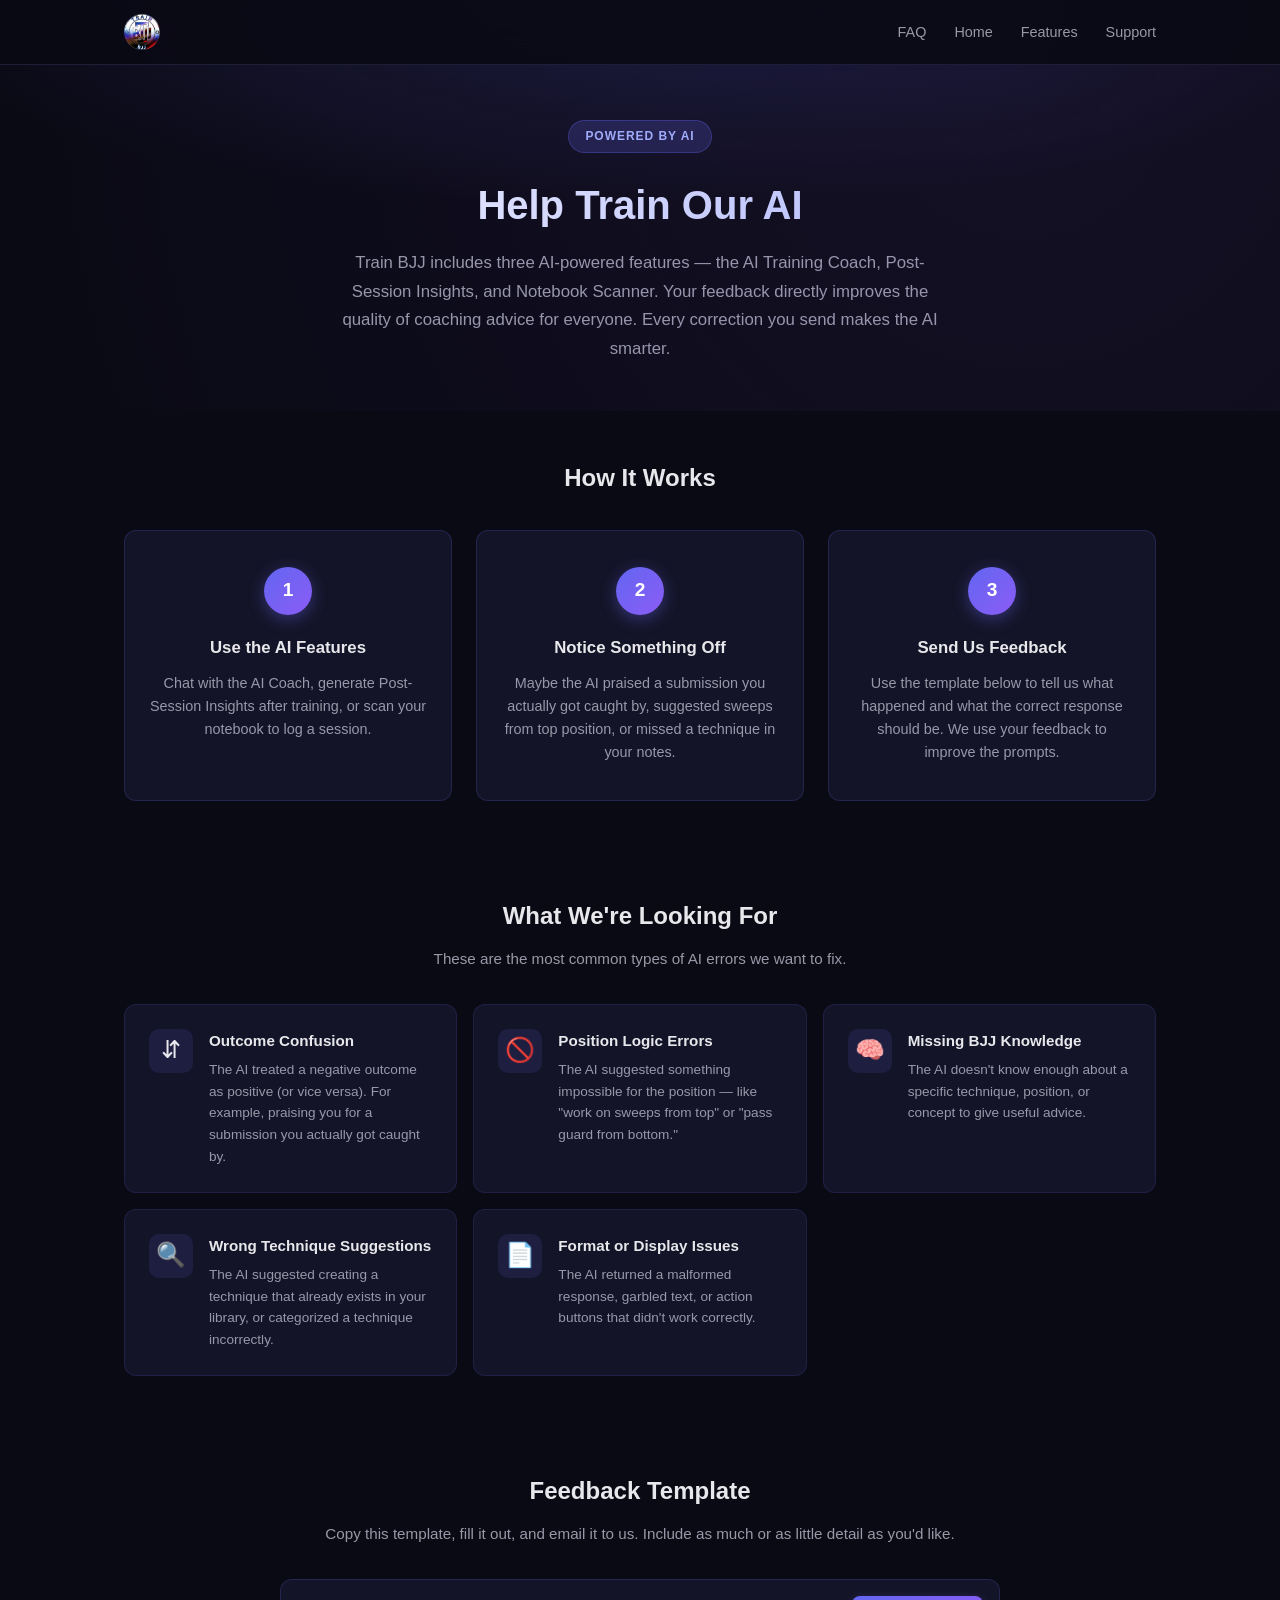
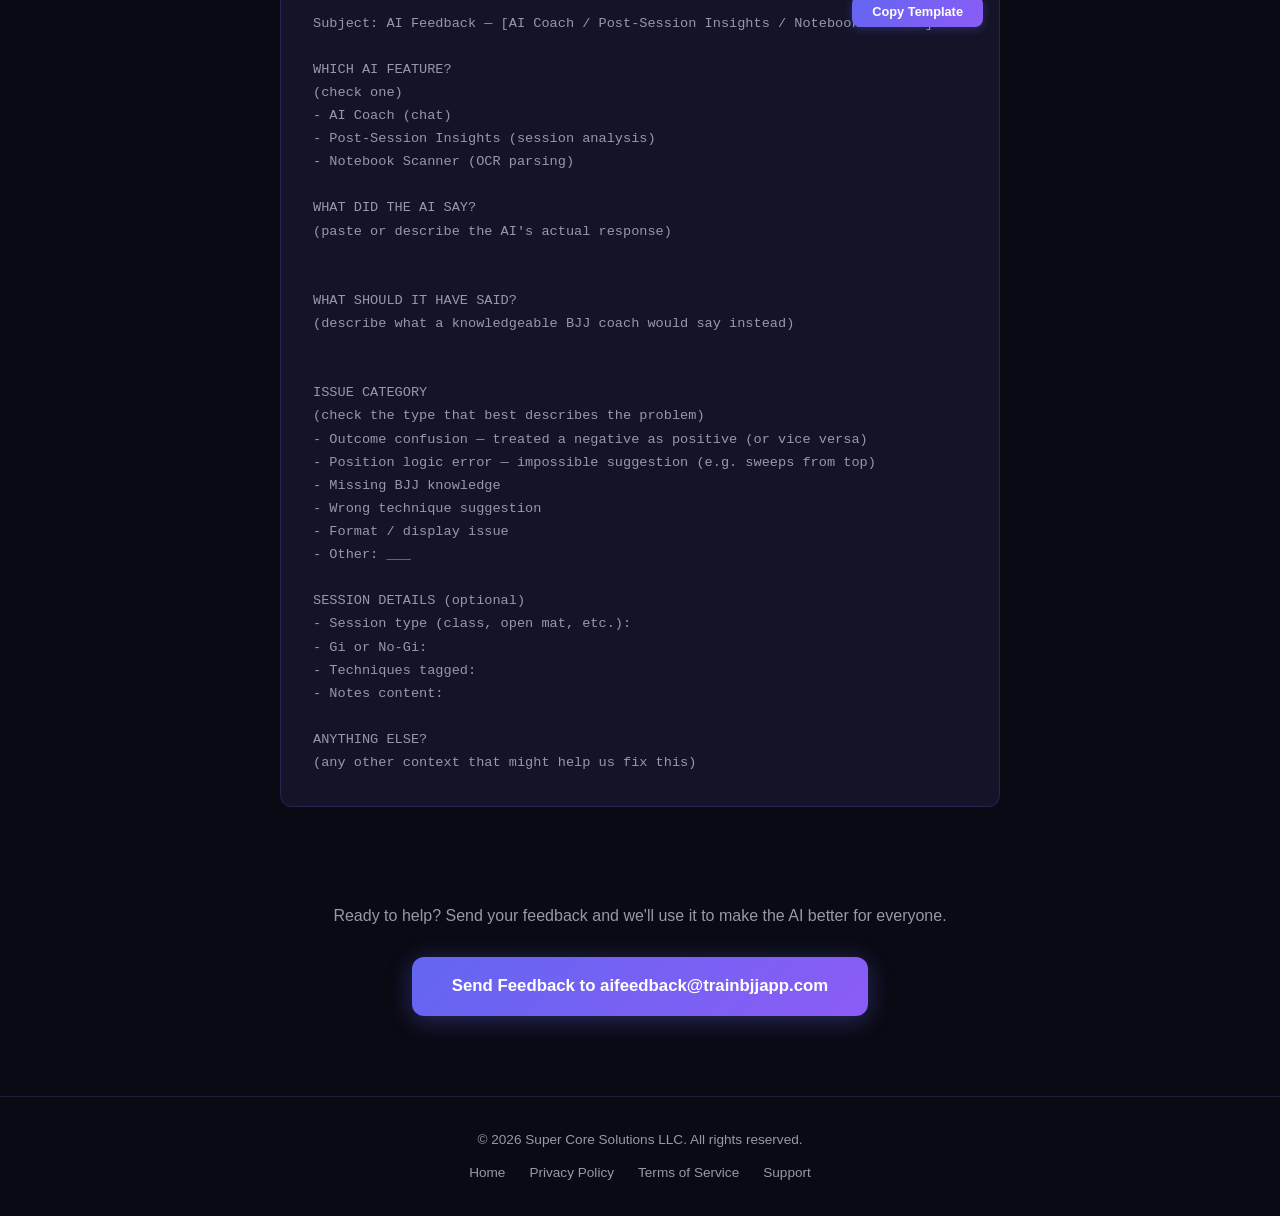
<file: ai-feedback.html>
<!DOCTYPE html>
<html lang="en">
<head>
    <!-- Google Analytics -->
    <script async src="https://www.googletagmanager.com/gtag/js?id=G-JZQ7VKJR93"></script>
    <script>
      window.dataLayer = window.dataLayer || [];
      function gtag(){dataLayer.push(arguments);}
      gtag('js', new Date());
      gtag('config', 'G-JZQ7VKJR93');
    </script>
    <meta charset="UTF-8">
    <meta name="viewport" content="width=device-width, initial-scale=1.0">
    <title>Help Train Our AI — Train BJJ</title>
    <meta name="description" content="Help improve the AI features in Train BJJ. Send feedback on the AI Coach, Post-Session Insights, and Notebook Scanner.">
    <link rel="icon" type="image/png" href="images/icon.png">
    <link rel="apple-touch-icon" href="images/icon.png">
    <link rel="stylesheet" href="styles.css?v=25">
</head>
<body>

    <!-- Scroll Progress Bar -->
    <div class="scroll-progress"></div>

    <!-- Navigation -->
    <nav class="nav">
        <div class="container">
            <a href="index.html" class="nav-brand">
                <img src="images/logo.png" alt="Train BJJ logo">
            </a>
            <ul class="nav-links">
                <li><a href="faq.html">FAQ</a></li>
                <li><a href="index.html">Home</a></li>
                <li><a href="index.html#features">Features</a></li>
                <li><a href="index.html#contact">Support</a></li>
            </ul>
        </div>
    </nav>

    <!-- Page Header -->
    <div class="ai-fb-header">
        <div class="container">
            <span class="ai-fb-badge">Powered by AI</span>
            <h1>Help Train Our AI</h1>
            <p class="ai-fb-subtitle">
                Train BJJ includes three AI-powered features &mdash; the AI Training Coach, Post-Session Insights, and Notebook Scanner.
                Your feedback directly improves the quality of coaching advice for everyone. Every correction you send makes the AI smarter.
            </p>
        </div>
    </div>

    <!-- How It Works -->
    <section class="ai-fb-section fade-in-section">
        <div class="container">
            <h2 class="ai-fb-section-title">How It Works</h2>
            <div class="steps-grid">
                <div class="step-card">
                    <div class="step-number">1</div>
                    <h3>Use the AI Features</h3>
                    <p>Chat with the AI Coach, generate Post-Session Insights after training, or scan your notebook to log a session.</p>
                </div>
                <div class="step-card">
                    <div class="step-number">2</div>
                    <h3>Notice Something Off</h3>
                    <p>Maybe the AI praised a submission you actually got caught by, suggested sweeps from top position, or missed a technique in your notes.</p>
                </div>
                <div class="step-card">
                    <div class="step-number">3</div>
                    <h3>Send Us Feedback</h3>
                    <p>Use the template below to tell us what happened and what the correct response should be. We use your feedback to improve the prompts.</p>
                </div>
            </div>
        </div>
    </section>

    <!-- What We're Looking For -->
    <section class="ai-fb-section fade-in-section">
        <div class="container">
            <h2 class="ai-fb-section-title">What We're Looking For</h2>
            <p class="ai-fb-section-subtitle">These are the most common types of AI errors we want to fix.</p>
            <div class="category-grid">
                <div class="category-card">
                    <div class="category-icon">&#8693;</div>
                    <div>
                        <h3>Outcome Confusion</h3>
                        <p>The AI treated a negative outcome as positive (or vice versa). For example, praising you for a submission you actually got caught by.</p>
                    </div>
                </div>
                <div class="category-card">
                    <div class="category-icon">&#128683;</div>
                    <div>
                        <h3>Position Logic Errors</h3>
                        <p>The AI suggested something impossible for the position &mdash; like "work on sweeps from top" or "pass guard from bottom."</p>
                    </div>
                </div>
                <div class="category-card">
                    <div class="category-icon">&#129504;</div>
                    <div>
                        <h3>Missing BJJ Knowledge</h3>
                        <p>The AI doesn't know enough about a specific technique, position, or concept to give useful advice.</p>
                    </div>
                </div>
                <div class="category-card">
                    <div class="category-icon">&#128269;</div>
                    <div>
                        <h3>Wrong Technique Suggestions</h3>
                        <p>The AI suggested creating a technique that already exists in your library, or categorized a technique incorrectly.</p>
                    </div>
                </div>
                <div class="category-card">
                    <div class="category-icon">&#128196;</div>
                    <div>
                        <h3>Format or Display Issues</h3>
                        <p>The AI returned a malformed response, garbled text, or action buttons that didn't work correctly.</p>
                    </div>
                </div>
            </div>
        </div>
    </section>

    <!-- Email Template -->
    <section class="ai-fb-section fade-in-section">
        <div class="container">
            <h2 class="ai-fb-section-title">Feedback Template</h2>
            <p class="ai-fb-section-subtitle">Copy this template, fill it out, and email it to us. Include as much or as little detail as you'd like.</p>

            <div class="template-box">
                <button class="copy-btn" onclick="copyTemplate()">Copy Template</button>
                <pre id="template-text">Subject: AI Feedback — [AI Coach / Post-Session Insights / Notebook Scanner]

WHICH AI FEATURE?
(check one)
- AI Coach (chat)
- Post-Session Insights (session analysis)
- Notebook Scanner (OCR parsing)

WHAT DID THE AI SAY?
(paste or describe the AI's actual response)


WHAT SHOULD IT HAVE SAID?
(describe what a knowledgeable BJJ coach would say instead)


ISSUE CATEGORY
(check the type that best describes the problem)
- Outcome confusion — treated a negative as positive (or vice versa)
- Position logic error — impossible suggestion (e.g. sweeps from top)
- Missing BJJ knowledge
- Wrong technique suggestion
- Format / display issue
- Other: ___

SESSION DETAILS (optional)
- Session type (class, open mat, etc.):
- Gi or No-Gi:
- Techniques tagged:
- Notes content:

ANYTHING ELSE?
(any other context that might help us fix this)</pre>
            </div>
        </div>
    </section>

    <!-- CTA -->
    <section class="ai-fb-cta fade-in-section">
        <div class="container">
            <p>Ready to help? Send your feedback and we'll use it to make the AI better for everyone.</p>
            <a href="mailto:aifeedback@trainbjjapp.com?subject=AI%20Feedback%20%E2%80%94%20" class="send-feedback-btn">
                Send Feedback to aifeedback@trainbjjapp.com
            </a>
        </div>
    </section>

    <!-- Footer -->
    <footer class="footer">
        <div class="container">
            <p>&copy; 2026 Super Core Solutions LLC. All rights reserved.</p>
            <div class="footer-links">
                <a href="index.html">Home</a>
                <a href="privacy.html">Privacy Policy</a>
                <a href="terms.html">Terms of Service</a>
                <a href="mailto:support@trainbjjapp.com">Support</a>
            </div>
        </div>
    </footer>

    <script src="script.js?v=2"></script>
    <script>
    function copyTemplate() {
        const text = document.getElementById('template-text').textContent;
        navigator.clipboard.writeText(text).then(function() {
            const btn = document.querySelector('.copy-btn');
            btn.textContent = 'Copied!';
            btn.classList.add('copied');
            setTimeout(function() {
                btn.textContent = 'Copy Template';
                btn.classList.remove('copied');
            }, 2000);
        });
    }
    </script>

</body>
</html>
</file>
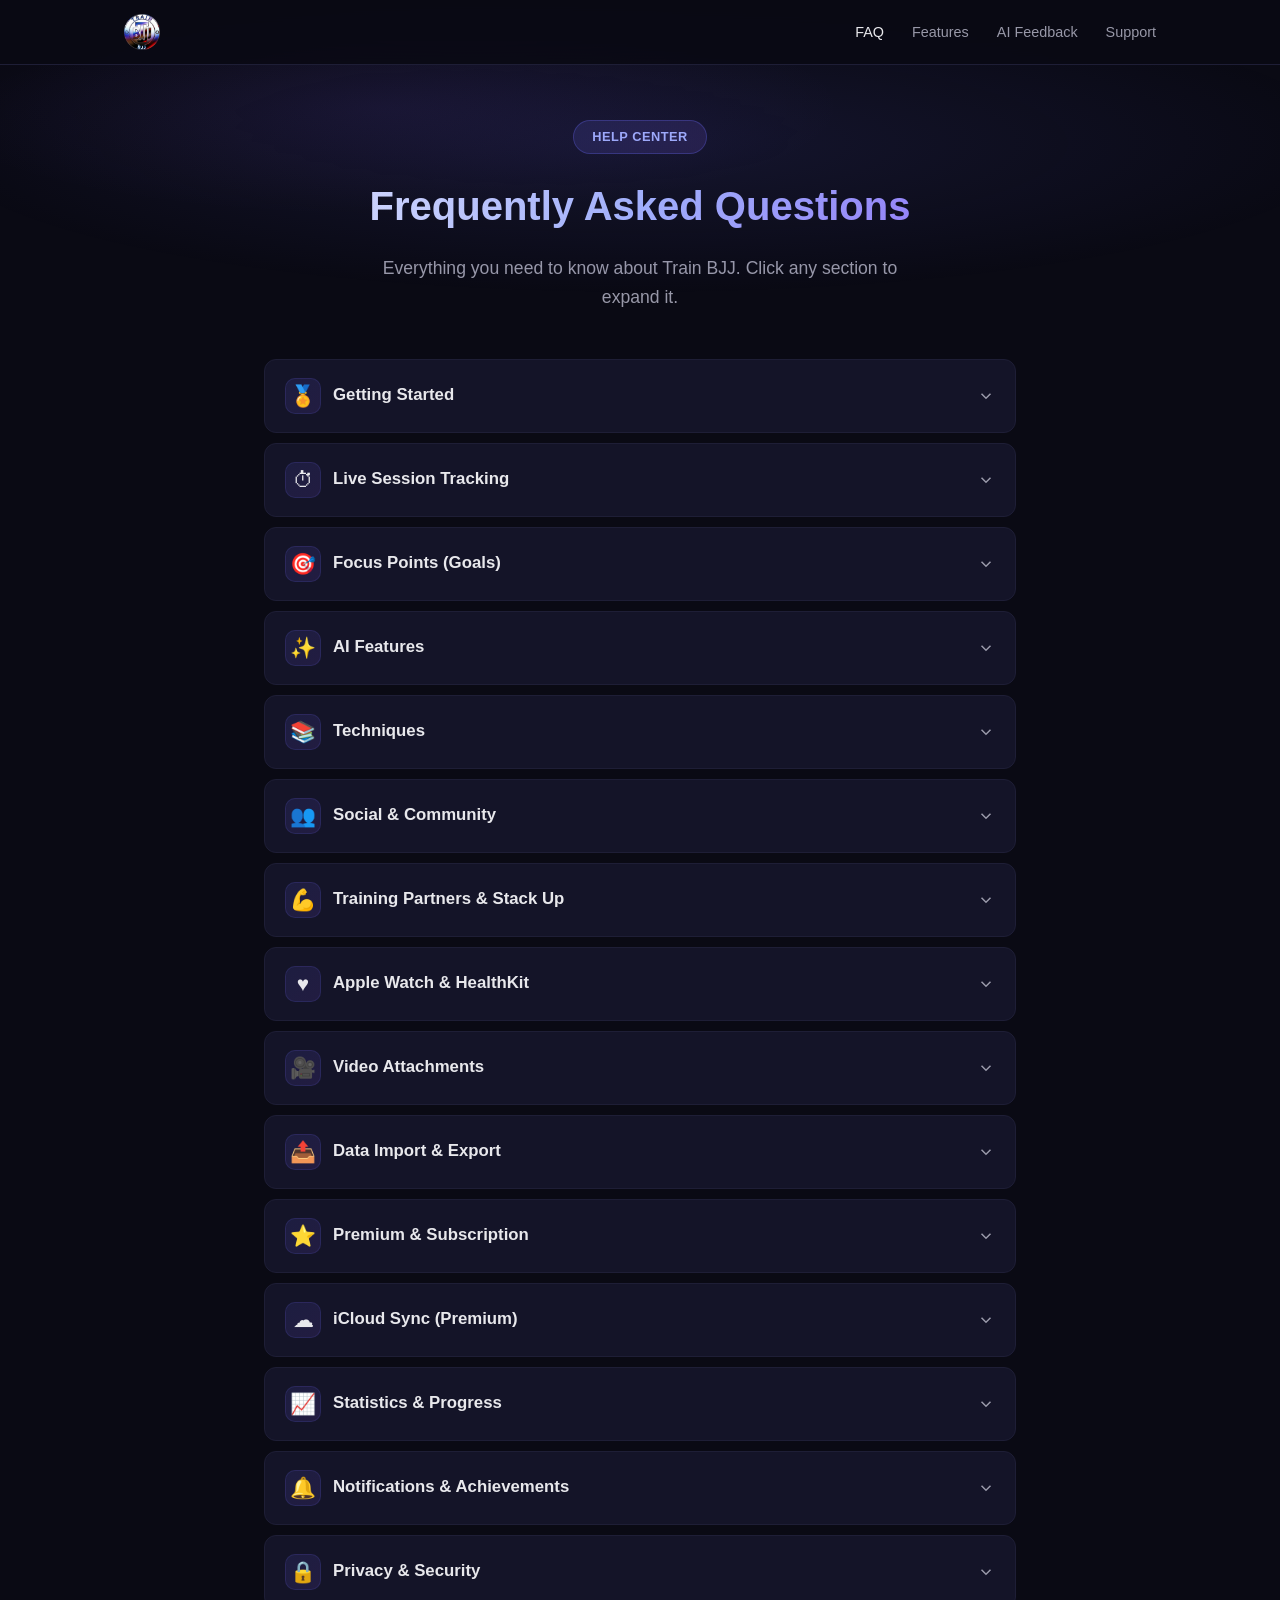
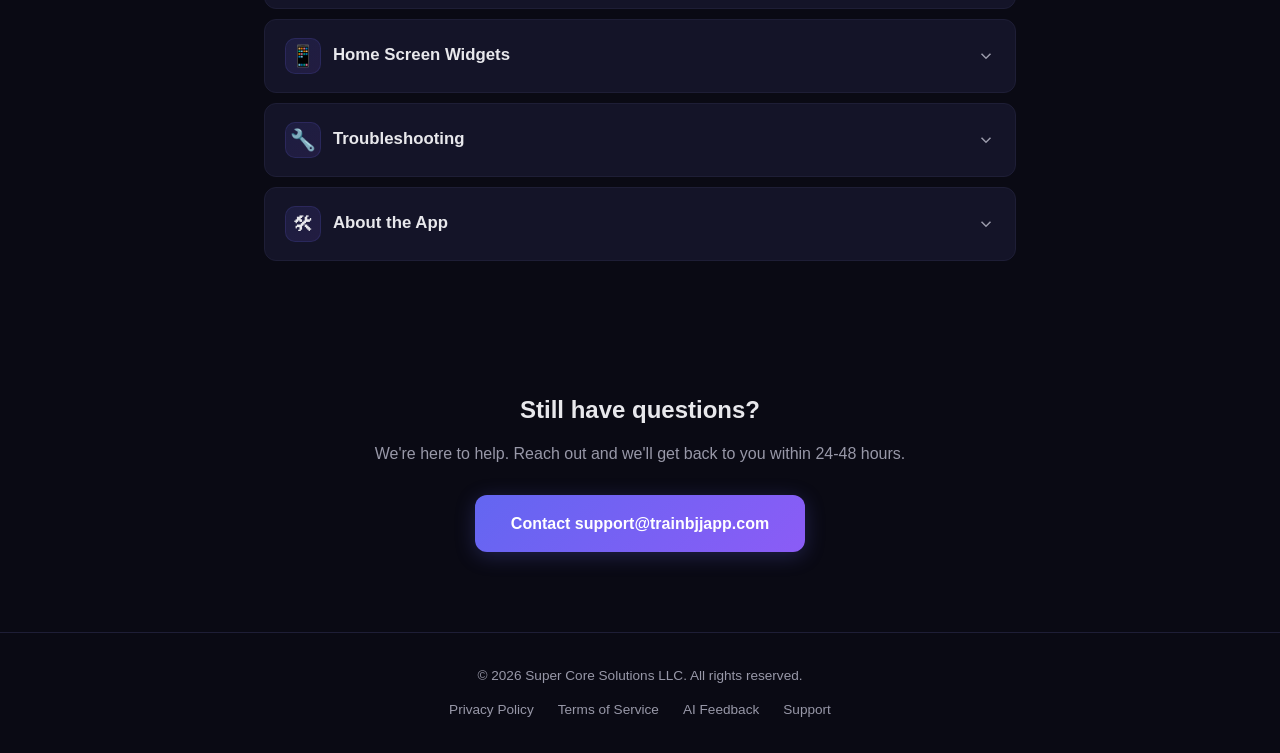
<file: faq.html>
<!DOCTYPE html>
<html lang="en">
<head>
    <!-- Google Analytics -->
    <script async src="https://www.googletagmanager.com/gtag/js?id=G-JZQ7VKJR93"></script>
    <script>
      window.dataLayer = window.dataLayer || [];
      function gtag(){dataLayer.push(arguments);}
      gtag('js', new Date());
      gtag('config', 'G-JZQ7VKJR93');
    </script>
    <meta charset="UTF-8">
    <meta name="viewport" content="width=device-width, initial-scale=1.0">
    <title>FAQ — Train BJJ</title>
    <meta name="description" content="Frequently asked questions about Train BJJ — session logging, AI coaching, social features, HealthKit, subscriptions, and more.">
    <link rel="icon" type="image/png" href="images/icon.png">
    <link rel="apple-touch-icon" href="images/icon.png">
    <link rel="stylesheet" href="styles.css?v=25">
</head>
<body>

    <!-- Scroll Progress Bar -->
    <div class="scroll-progress"></div>

    <!-- Navigation -->
    <nav class="nav">
        <div class="container">
            <a href="index.html" class="nav-brand">
                <img src="images/logo.png" alt="Train BJJ logo">
            </a>
            <ul class="nav-links">
                <li><a href="faq.html" class="nav-active">FAQ</a></li>
                <li><a href="index.html#features">Features</a></li>
                <li><a href="ai-feedback.html">AI Feedback</a></li>
                <li><a href="index.html#contact">Support</a></li>
            </ul>
        </div>
    </nav>

    <!-- Page Header -->
    <div class="faq-header">
        <div class="container">
            <span class="faq-badge">Help Center</span>
            <h1>Frequently Asked Questions</h1>
            <p class="faq-header-subtitle">Everything you need to know about Train BJJ. Click any section to expand it.</p>
        </div>
    </div>

    <!-- FAQ Content -->
    <div class="container faq-container">

        <!-- Getting Started -->
        <details class="faq-section fade-in-section">
            <summary class="faq-section-header">
                <span class="faq-section-icon">&#127941;</span>
                <span class="faq-section-title">Getting Started</span>
                <svg class="faq-arrow" viewBox="0 0 24 24" fill="none" stroke="currentColor" stroke-width="2"><polyline points="6 9 12 15 18 9"></polyline></svg>
            </summary>
            <div class="faq-section-body">
                <details class="faq-item">
                    <summary class="faq-q">What is Train BJJ?</summary>
                    <div class="faq-a">
                        <p>Train BJJ is a training companion app designed specifically for Brazilian Jiu-Jitsu practitioners. It helps you track every session, monitor your progress over time, set training goals, organize your technique library, and connect with training partners &mdash; all in one place. Think of it as a digital training journal that travels with you everywhere.</p>
                    </div>
                </details>
                <details class="faq-item">
                    <summary class="faq-q">How do I log my first training session?</summary>
                    <div class="faq-a">
                        <ol>
                            <li>Open Train BJJ and tap the <strong>+</strong> button at the bottom of the home screen</li>
                            <li>Select <strong>"Log Session"</strong> from the radial menu</li>
                            <li>Choose your session type (BJJ Class, Open Mat, Private Lesson, etc.)</li>
                            <li>Set the date, start time, and end time</li>
                            <li>Toggle Gi or No-Gi</li>
                            <li>Add details like rounds rolled, submissions, and techniques practiced</li>
                            <li>Write notes about what you learned, what worked, and what didn't</li>
                            <li>Tap <strong>"Save"</strong> to record your session</li>
                        </ol>
                    </div>
                </details>
                <details class="faq-item">
                    <summary class="faq-q">What session types can I log?</summary>
                    <div class="faq-a">
                        <p>Train BJJ supports five session types, each designed for different training scenarios:</p>
                        <ul>
                            <li><strong>BJJ Class</strong> &mdash; Regular scheduled classes at your academy. Tracks coaching notes and what you learned.</li>
                            <li><strong>Open Mat</strong> &mdash; Free rolling/drilling sessions. Tracks rounds, submissions, taps, sweeps, and more.</li>
                            <li><strong>Class + Open Mat</strong> &mdash; When class is followed by open mat. Captures both sets of notes and rolling stats.</li>
                            <li><strong>Private Lesson</strong> &mdash; One-on-one instruction with your coach. Focuses on coaching notes.</li>
                            <li><strong>Competition</strong> &mdash; Tournaments and competitive matches. Tracks match results and outcomes.</li>
                        </ul>
                    </div>
                </details>
                <details class="faq-item">
                    <summary class="faq-q">Can I edit or delete a session after saving it?</summary>
                    <div class="faq-a">
                        <p>Yes! Tap any session from your calendar or history to open it. From the session detail view, tap the <strong>Edit</strong> button (pencil icon) in the top-right corner to modify any details. To delete a session, use the delete option from the same menu. If the session was shared to the social feed, you'll also have the option to remove just the social post while keeping the session.</p>
                    </div>
                </details>
            </div>
        </details>

        <!-- Live Session Tracking -->
        <details class="faq-section fade-in-section">
            <summary class="faq-section-header">
                <span class="faq-section-icon">&#9201;</span>
                <span class="faq-section-title">Live Session Tracking</span>
                <svg class="faq-arrow" viewBox="0 0 24 24" fill="none" stroke="currentColor" stroke-width="2"><polyline points="6 9 12 15 18 9"></polyline></svg>
            </summary>
            <div class="faq-section-body">
                <details class="faq-item">
                    <summary class="faq-q">What is Live Session tracking?</summary>
                    <div class="faq-a">
                        <p>Live Session lets you track your training in real time. Start a session when you step on the mat and it runs a live timer, letting you count rounds, submissions, and taps as they happen. It works with the Dynamic Island and Lock Screen so you can track stats without even opening the app.</p>
                    </div>
                </details>
                <details class="faq-item">
                    <summary class="faq-q">How do I start a Live Session?</summary>
                    <div class="faq-a">
                        <ol>
                            <li>Tap the <strong>+</strong> button on the home screen</li>
                            <li>Select <strong>"Live Session"</strong> from the radial menu</li>
                            <li>Choose Gi or No-Gi</li>
                            <li>Tap <strong>"Start"</strong> to begin the live timer</li>
                            <li>Use the on-screen counters (or Lock Screen controls) to track rounds rolled, submissions, and taps in real time</li>
                            <li>When you're done, tap <strong>"End Session"</strong> and review/save your data</li>
                        </ol>
                    </div>
                </details>
                <details class="faq-item">
                    <summary class="faq-q">Can I control the session from my Lock Screen?</summary>
                    <div class="faq-a">
                        <p>Yes! When a Live Session is active, Train BJJ shows interactive controls on your iPhone's Lock Screen and in the Dynamic Island. You get six tap targets &mdash; increment and decrement buttons for Rounds Rolled, Submissions, and Taps &mdash; so you can update your stats without unlocking your phone. Changes sync instantly back to the app.</p>
                    </div>
                </details>
                <details class="faq-item">
                    <summary class="faq-q">Does it include a round timer?</summary>
                    <div class="faq-a">
                        <p>Yes! The Live Session includes a configurable round timer with audio alerts. You can set round length and rest time, and it plays a sound when each round ends &mdash; even if your phone is on silent. The timer is designed to work alongside your music without interrupting playback.</p>
                    </div>
                </details>
            </div>
        </details>

        <!-- Focus Points (Goals) -->
        <details class="faq-section fade-in-section">
            <summary class="faq-section-header">
                <span class="faq-section-icon">&#127919;</span>
                <span class="faq-section-title">Focus Points (Goals)</span>
                <svg class="faq-arrow" viewBox="0 0 24 24" fill="none" stroke="currentColor" stroke-width="2"><polyline points="6 9 12 15 18 9"></polyline></svg>
            </summary>
            <div class="faq-section-body">
                <details class="faq-item">
                    <summary class="faq-q">What are Focus Points?</summary>
                    <div class="faq-a">
                        <p>Focus Points are your personal training goals. They help you stay intentional about your BJJ journey by tracking specific areas you want to improve &mdash; for example, "Improve guard retention," "Master the arm triangle," or "Work on takedown defense." Each Focus Point tracks how many sessions you've worked on it and your self-assessed progress.</p>
                    </div>
                </details>
                <details class="faq-item">
                    <summary class="faq-q">How do I create a Focus Point?</summary>
                    <div class="faq-a">
                        <ol>
                            <li>Tap the <strong>+</strong> button on the home screen</li>
                            <li>Select <strong>"Focus Point"</strong> from the radial menu</li>
                            <li>Give your goal a descriptive name</li>
                            <li>Optionally add a description with more details about what you're working on</li>
                            <li>Associate specific techniques you want to drill</li>
                            <li>Tap <strong>"Save"</strong></li>
                        </ol>
                    </div>
                </details>
                <details class="faq-item">
                    <summary class="faq-q">How do Focus Points connect to my sessions?</summary>
                    <div class="faq-a">
                        <p>When you log or edit a session, you can select which Focus Points you worked on during that session. This creates a powerful link &mdash; you can tap any Focus Point to see every session where you trained that goal, including all your notes. It's the fastest way to track whether you're actually making progress on specific areas of your game.</p>
                    </div>
                </details>
                <details class="faq-item">
                    <summary class="faq-q">Can I archive completed Focus Points?</summary>
                    <div class="faq-a">
                        <p>Yes! When you've achieved a goal, you can archive it. Archived Focus Points are saved in a separate view so you can always look back at your progress without cluttering your active goals list. You can also reactivate archived Focus Points at any time if you want to revisit them.</p>
                    </div>
                </details>
                <details class="faq-item">
                    <summary class="faq-q">How many Focus Points can I have?</summary>
                    <div class="faq-a">
                        <ul>
                            <li><strong>Free</strong>: 1 active Focus Point</li>
                            <li><strong>Premium</strong>: Up to 5 active Focus Points</li>
                        </ul>
                        <p>Archived Focus Points don't count toward your limit, so you can complete goals and create new ones as you progress.</p>
                    </div>
                </details>
            </div>
        </details>

        <!-- AI Features -->
        <details class="faq-section fade-in-section">
            <summary class="faq-section-header">
                <span class="faq-section-icon">&#10024;</span>
                <span class="faq-section-title">AI Features</span>
                <svg class="faq-arrow" viewBox="0 0 24 24" fill="none" stroke="currentColor" stroke-width="2"><polyline points="6 9 12 15 18 9"></polyline></svg>
            </summary>
            <div class="faq-section-body">
                <details class="faq-item">
                    <summary class="faq-q">What is the AI Training Coach?</summary>
                    <div class="faq-a">
                        <p>The AI Training Coach is a chat-based assistant that knows your complete training history. It can analyze your game, identify patterns, suggest techniques to work on, and give personalized advice based on your actual training data. Tap the floating AI button on any tab to start a conversation.</p>
                        <ul>
                            <li><strong>Free</strong>: 20 messages per month</li>
                            <li><strong>Premium</strong>: 200 messages per month</li>
                        </ul>
                    </div>
                </details>
                <details class="faq-item">
                    <summary class="faq-q">What are Post-Session AI Insights?</summary>
                    <div class="faq-a">
                        <p>After logging a session, you can request an AI analysis of that specific training. The AI reviews your notes, techniques used, outcomes, and stats to provide personalized feedback &mdash; including what went well, areas to improve, technique suggestions, and retention tips. Open any session and tap <strong>"Get AI Insight"</strong> to try it.</p>
                        <ul>
                            <li><strong>Free</strong>: 5 insights per month</li>
                            <li><strong>Premium</strong>: Unlimited insights</li>
                        </ul>
                    </div>
                </details>
                <details class="faq-item">
                    <summary class="faq-q">What is the Notebook Scanner?</summary>
                    <div class="faq-a">
                        <p>The Notebook Scanner lets you photograph a handwritten training notebook page and automatically converts it into a digital session. It uses on-device text recognition (OCR) combined with AI parsing to extract the date, session type, techniques, notes, and more. Simply tap the <strong>+</strong> button and select <strong>"Scan"</strong> from the radial menu.</p>
                        <ol>
                            <li>Take a photo of your notebook page (or choose from your photo library)</li>
                            <li>The app extracts text using on-device OCR</li>
                            <li>AI parses the text into structured session data</li>
                            <li>Review and edit the pre-filled session form</li>
                            <li>Save &mdash; your handwritten notes are now a searchable digital record</li>
                        </ol>
                        <ul>
                            <li><strong>Free</strong>: 5 scans per month</li>
                            <li><strong>Premium</strong>: 50 scans per month</li>
                        </ul>
                    </div>
                </details>
                <details class="faq-item">
                    <summary class="faq-q">Can the AI Coach create techniques or log sessions for me?</summary>
                    <div class="faq-a">
                        <p>Yes! The AI Coach can suggest actionable buttons in its responses. These let you create a new technique, view an existing technique, set a focus point, or even log a session &mdash; all with a single tap. The AI pre-fills the details based on your conversation, so you just review and save.</p>
                    </div>
                </details>
                <details class="faq-item">
                    <summary class="faq-q">Is my training data sent to external servers for AI?</summary>
                    <div class="faq-a">
                        <p>When you use AI features, a summary of your recent training data (stats, techniques, and notes) is sent to our secure cloud infrastructure for processing. This data is used solely to generate your personalized coaching response and is never stored, shared, or used for training AI models. The text recognition (OCR) for the Notebook Scanner runs entirely on your device.</p>
                    </div>
                </details>
            </div>
        </details>

        <!-- Techniques -->
        <details class="faq-section fade-in-section">
            <summary class="faq-section-header">
                <span class="faq-section-icon">&#128218;</span>
                <span class="faq-section-title">Techniques</span>
                <svg class="faq-arrow" viewBox="0 0 24 24" fill="none" stroke="currentColor" stroke-width="2"><polyline points="6 9 12 15 18 9"></polyline></svg>
            </summary>
            <div class="faq-section-body">
                <details class="faq-item">
                    <summary class="faq-q">How does the technique library work?</summary>
                    <div class="faq-a">
                        <p>Train BJJ includes a library of 150+ BJJ techniques organized by category (Submissions, Sweeps, Guard Passes, Takedowns, Escapes, and more). You can browse, search, and filter by category. When editing a session, tap "Tag Techniques" to link techniques you worked on during that session.</p>
                    </div>
                </details>
                <details class="faq-item">
                    <summary class="faq-q">How do I tag techniques with Position and Outcome?</summary>
                    <div class="faq-a">
                        <p>When you tag a technique to a session, you can add rich metadata:</p>
                        <ul>
                            <li><strong>Position</strong>: Where you applied it &mdash; Top, Bottom, or Standing</li>
                            <li><strong>Outcome</strong>: What happened &mdash; Submission, Sweep, Takedown, Escape, Guard Pass, or their defensive counterparts (Tapped, Swept, Taken Down, Guard Passed)</li>
                            <li><strong>Count</strong>: How many times it occurred</li>
                        </ul>
                        <p>This data powers your analytics, showing you your deadliest techniques, problem areas, and position performance over time.</p>
                    </div>
                </details>
                <details class="faq-item">
                    <summary class="faq-q">Can I add my own custom techniques?</summary>
                    <div class="faq-a">
                        <p>Absolutely! If a technique isn't in the built-in library, you can create your own:</p>
                        <ol>
                            <li>Go to the Techniques tab</li>
                            <li>Tap the <strong>+</strong> button</li>
                            <li>Enter the technique name, category, and optional description</li>
                            <li>Your custom technique is saved and available for tagging in all future sessions</li>
                        </ol>
                        <ul>
                            <li><strong>Free</strong>: 3 custom techniques</li>
                            <li><strong>Premium</strong>: Unlimited custom techniques</li>
                        </ul>
                    </div>
                </details>
                <details class="faq-item">
                    <summary class="faq-q">What's the benefit of linking techniques to sessions?</summary>
                    <div class="faq-a">
                        <p>This is one of Train BJJ's most powerful features. When you tap on any technique in your library, you'll instantly see every session where you practiced it, along with all your notes, outcomes, and position data. No more flipping through pages to find when you last drilled that armbar or which sessions had you working from half guard. It also feeds your analytics &mdash; showing submission rates, position effectiveness, and technique trends over time.</p>
                    </div>
                </details>
            </div>
        </details>

        <!-- Social & Community -->
        <details class="faq-section fade-in-section">
            <summary class="faq-section-header">
                <span class="faq-section-icon">&#128101;</span>
                <span class="faq-section-title">Social &amp; Community</span>
                <svg class="faq-arrow" viewBox="0 0 24 24" fill="none" stroke="currentColor" stroke-width="2"><polyline points="6 9 12 15 18 9"></polyline></svg>
            </summary>
            <div class="faq-section-body">
                <details class="faq-item">
                    <summary class="faq-q">What is the difference between Following and Training Partners?</summary>
                    <div class="faq-a">
                        <p>Train BJJ has three levels of social connection:</p>
                        <ul>
                            <li><strong>Following</strong> (one-way): You follow someone to see their public posts in your feed. They don't have to follow you back.</li>
                            <li><strong>Mutual Follows</strong> (two-way): When you follow each other, you can see each other's "Training Partners Only" posts &mdash; content shared with your trusted circle but not the general public.</li>
                            <li><strong>Training Partners</strong> (explicit): A formal relationship that builds on mutual follows. Send a Training Partner request, and once accepted, you unlock side-by-side metric comparisons with Stack Up.</li>
                        </ul>
                    </div>
                </details>
                <details class="faq-item">
                    <summary class="faq-q">How does "My Gym" discoverability work?</summary>
                    <div class="faq-a">
                        <p>You can associate your profile with a specific gym location. The <strong>My Gym</strong> feed tab shows public posts from everyone who trains at your location, even if you don't follow them. This makes it easy to discover and connect with training partners at your academy. You can toggle discoverability on or off in your profile settings.</p>
                    </div>
                </details>
                <details class="faq-item">
                    <summary class="faq-q">Who can see my training sessions?</summary>
                    <div class="faq-a">
                        <p>Your training journal is private by default. When you share a session to the social feed, you choose its visibility:</p>
                        <ul>
                            <li><strong>Public</strong>: Visible to anyone following you and users at your gym</li>
                            <li><strong>Training Partners Only</strong>: Visible only to people who mutually follow you</li>
                        </ul>
                        <p>You can also make your entire profile private (like Instagram), which requires follow requests and hides your posts from non-followers.</p>
                    </div>
                </details>
                <details class="faq-item">
                    <summary class="faq-q">How do privacy settings work?</summary>
                    <div class="faq-a">
                        <p>Train BJJ offers Instagram-style privacy controls:</p>
                        <ul>
                            <li><strong>Public profile</strong>: Discoverable in search and My Gym feed, instant follows, posts visible to all followers</li>
                            <li><strong>Private profile</strong>: Not discoverable, follow requests required, posts only visible to approved followers</li>
                        </ul>
                        <p>Switching to private retroactively updates all your past posts. You can also control individual settings like whether your training stats and belt rank are visible on your profile.</p>
                    </div>
                </details>
                <details class="faq-item">
                    <summary class="faq-q">Can I block or mute users?</summary>
                    <div class="faq-a">
                        <ul>
                            <li><strong>Block</strong>: Completely hides both users from each other &mdash; removes follows, hides from search, and prevents all interaction</li>
                            <li><strong>Mute</strong>: Hides their posts from your feed without unfollowing. They won't know they've been muted.</li>
                        </ul>
                    </div>
                </details>
                <details class="faq-item">
                    <summary class="faq-q">What are the social feed tabs?</summary>
                    <div class="faq-a">
                        <ul>
                            <li><strong>All</strong>: Posts from everyone you follow</li>
                            <li><strong>Training Partners</strong>: Posts only from people who mutually follow you</li>
                            <li><strong>My Gym</strong>: Posts from discoverable users at your gym location</li>
                        </ul>
                    </div>
                </details>
            </div>
        </details>

        <!-- Training Partners & Stack Up -->
        <details class="faq-section fade-in-section">
            <summary class="faq-section-header">
                <span class="faq-section-icon">&#128170;</span>
                <span class="faq-section-title">Training Partners &amp; Stack Up</span>
                <svg class="faq-arrow" viewBox="0 0 24 24" fill="none" stroke="currentColor" stroke-width="2"><polyline points="6 9 12 15 18 9"></polyline></svg>
            </summary>
            <div class="faq-section-body">
                <details class="faq-item">
                    <summary class="faq-q">What are Training Partners?</summary>
                    <div class="faq-a">
                        <p>Training Partners are a formal relationship within the app. Unlike simple follows, becoming Training Partners requires a mutual follow first, then an explicit request that the other person accepts. Training Partners unlock Stack Up &mdash; the side-by-side metric comparison feature. You can have up to 25 Training Partners.</p>
                    </div>
                </details>
                <details class="faq-item">
                    <summary class="faq-q">How do I add a Training Partner?</summary>
                    <div class="faq-a">
                        <ol>
                            <li>Make sure you and the other user are following each other (mutual follow)</li>
                            <li>Visit their profile and tap <strong>"Add Training Partner"</strong></li>
                            <li>They'll receive a notification with your request</li>
                            <li>Once they accept, you're officially Training Partners</li>
                        </ol>
                        <p>Training Partner requests expire after 30 days if not accepted.</p>
                    </div>
                </details>
                <details class="faq-item">
                    <summary class="faq-q">What is Stack Up?</summary>
                    <div class="faq-a">
                        <p>Stack Up is a premium feature that lets you compare your training metrics side-by-side with a Training Partner. It compares 20 metrics across 5 categories and shows percentile-based rankings (Elite, Above Average, Average, Below Average, Needs Work). You can filter by time period &mdash; Week, Month, Year, or All Time.</p>
                    </div>
                </details>
                <details class="faq-item">
                    <summary class="faq-q">What metrics does Stack Up compare?</summary>
                    <div class="faq-a">
                        <p>Stack Up compares 20 metrics across 5 categories:</p>
                        <ul>
                            <li><strong>Volume</strong>: Mat Hours, Sessions, Rounds, Competitions</li>
                            <li><strong>Consistency</strong>: Day Streak, Week Streak, Training Frequency</li>
                            <li><strong>Offense</strong>: Submissions, Sweeps, Takedowns, Escapes, Guard Passes</li>
                            <li><strong>Defense</strong>: Taps, Got Swept, Got Taken Down, Guard Passed</li>
                            <li><strong>Ratios</strong>: Sub:Tap, Sweep, Takedown, Guard Pass, Net Score</li>
                        </ul>
                    </div>
                </details>
            </div>
        </details>

        <!-- Apple Watch & HealthKit -->
        <details class="faq-section fade-in-section">
            <summary class="faq-section-header">
                <span class="faq-section-icon">&#9829;</span>
                <span class="faq-section-title">Apple Watch &amp; HealthKit</span>
                <svg class="faq-arrow" viewBox="0 0 24 24" fill="none" stroke="currentColor" stroke-width="2"><polyline points="6 9 12 15 18 9"></polyline></svg>
            </summary>
            <div class="faq-section-body">
                <details class="faq-item">
                    <summary class="faq-q">What is HealthKit integration?</summary>
                    <div class="faq-a">
                        <p>HealthKit integration connects Train BJJ with Apple Health and your Apple Watch. When you record a martial arts workout on your watch, the app can automatically detect it and prompt you to log a full session with your notes, techniques, and details.</p>
                    </div>
                </details>
                <details class="faq-item">
                    <summary class="faq-q">How do I enable HealthKit?</summary>
                    <div class="faq-a">
                        <ol>
                            <li>Open Train BJJ and go to <strong>Profile &gt; Side Menu &gt; Health Settings</strong></li>
                            <li>Toggle on <strong>"Apple Health"</strong></li>
                            <li>Grant the requested health permissions when the system dialog appears</li>
                            <li>Your Apple Watch workouts will now be detected automatically</li>
                        </ol>
                    </div>
                </details>
                <details class="faq-item">
                    <summary class="faq-q">What data does the app read from HealthKit?</summary>
                    <div class="faq-a">
                        <p>Train BJJ only reads martial arts and combat sports workout data, including:</p>
                        <ul>
                            <li>Workout duration</li>
                            <li>Calories burned</li>
                            <li>Average heart rate (if available)</li>
                            <li>Workout date and time</li>
                        </ul>
                        <p>We never read or access any other health data (sleep, nutrition, medications, etc.).</p>
                    </div>
                </details>
                <details class="faq-item">
                    <summary class="faq-q">How does automatic workout detection work?</summary>
                    <div class="faq-a">
                        <p>Train BJJ uses a two-tier detection system. When you finish a martial arts workout on your Apple Watch, the app receives a notification and shows a prompt asking if you want to log a session with that workout's data. If the first detection is missed, a background check runs periodically as a fallback. The app automatically imports the duration, calories, and heart rate into your session.</p>
                    </div>
                </details>
                <details class="faq-item">
                    <summary class="faq-q">Can I import historical workouts?</summary>
                    <div class="faq-a">
                        <ul>
                            <li><strong>Free</strong>: Import workouts from the last 30 days</li>
                            <li><strong>Premium</strong>: Import your full workout history (3, 6, or 12 months)</li>
                        </ul>
                        <p>Go to <strong>Profile &gt; Side Menu &gt; Import Data &gt; HealthKit Import</strong> to bulk import past workouts.</p>
                    </div>
                </details>
                <details class="faq-item">
                    <summary class="faq-q">I dismissed a workout notification. Can I still import it?</summary>
                    <div class="faq-a">
                        <p>Yes! Dismissed workouts aren't lost. Go to <strong>Profile &gt; Side Menu &gt; Health Settings</strong> and you'll find an option to view and import any workouts you previously dismissed.</p>
                    </div>
                </details>
            </div>
        </details>

        <!-- Video Attachments -->
        <details class="faq-section fade-in-section">
            <summary class="faq-section-header">
                <span class="faq-section-icon">&#127909;</span>
                <span class="faq-section-title">Video Attachments</span>
                <svg class="faq-arrow" viewBox="0 0 24 24" fill="none" stroke="currentColor" stroke-width="2"><polyline points="6 9 12 15 18 9"></polyline></svg>
            </summary>
            <div class="faq-section-body">
                <details class="faq-item">
                    <summary class="faq-q">Can I add videos to my sessions?</summary>
                    <div class="faq-a">
                        <p>Yes! You can record new videos or attach existing ones from your photo library to any session. This is great for recording techniques shown in class, sparring rounds, or competition matches so you can review them later.</p>
                    </div>
                </details>
                <details class="faq-item">
                    <summary class="faq-q">How many videos can I attach?</summary>
                    <div class="faq-a">
                        <ul>
                            <li><strong>Free</strong>: 3 videos per session</li>
                            <li><strong>Premium</strong>: Unlimited videos per session</li>
                        </ul>
                    </div>
                </details>
                <details class="faq-item">
                    <summary class="faq-q">Where are my videos stored?</summary>
                    <div class="faq-a">
                        <p>Videos are stored securely on your device and backed up to iCloud if you have iCloud sync enabled (Premium). They are only accessible within the Train BJJ app and are not shared with anyone.</p>
                    </div>
                </details>
            </div>
        </details>

        <!-- Data Import & Export -->
        <details class="faq-section fade-in-section">
            <summary class="faq-section-header">
                <span class="faq-section-icon">&#128228;</span>
                <span class="faq-section-title">Data Import &amp; Export</span>
                <svg class="faq-arrow" viewBox="0 0 24 24" fill="none" stroke="currentColor" stroke-width="2"><polyline points="6 9 12 15 18 9"></polyline></svg>
            </summary>
            <div class="faq-section-body">
                <details class="faq-item">
                    <summary class="faq-q">Can I import data from another app or physical notebook?</summary>
                    <div class="faq-a">
                        <p>Yes! Premium users have two import options:</p>
                        <ul>
                            <li><strong>CSV Import</strong>: Import sessions from a spreadsheet or another training app. Go to <strong>Profile &gt; Side Menu &gt; Import Data &gt; CSV Import</strong>, select your file, map the columns, and preview before importing.</li>
                            <li><strong>Notebook Scanner</strong>: Take a photo of your handwritten training notebook and the AI will automatically extract and create a session from it.</li>
                        </ul>
                    </div>
                </details>
                <details class="faq-item">
                    <summary class="faq-q">Can I export my data?</summary>
                    <div class="faq-a">
                        <p>Yes! Premium users can export all their training data. Go to <strong>Profile &gt; Side Menu &gt; Export Data</strong> and choose your format:</p>
                        <ul>
                            <li><strong>CSV</strong>: Spreadsheet format, great for analysis in Excel or Google Sheets</li>
                            <li><strong>JSON</strong>: Structured data format for developers or advanced users</li>
                            <li><strong>PDF</strong>: Formatted report of your training history</li>
                        </ul>
                    </div>
                </details>
                <details class="faq-item">
                    <summary class="faq-q">What format should my CSV be for importing?</summary>
                    <div class="faq-a">
                        <p>Your CSV should include these columns (at minimum):</p>
                        <ul>
                            <li><strong>Date</strong>: MM/DD/YYYY, M/D/YY, or YYYY-MM-DD</li>
                            <li><strong>Start Time</strong>: h:mm a or HH:mm</li>
                            <li><strong>End Time</strong>: h:mm a or HH:mm</li>
                            <li><strong>Session Type</strong>: class, private, coaching, open mat, or competition</li>
                            <li><strong>Gi Type</strong>: gi, no-gi, yes, or no</li>
                        </ul>
                        <p>Optional columns: Rounds, Submissions, Tapped, Location, Notes, Coaching Notes, What Worked, What Didn't Work. The import wizard will guide you through mapping your columns.</p>
                    </div>
                </details>
            </div>
        </details>

        <!-- Premium & Subscription -->
        <details class="faq-section fade-in-section">
            <summary class="faq-section-header">
                <span class="faq-section-icon">&#11088;</span>
                <span class="faq-section-title">Premium &amp; Subscription</span>
                <svg class="faq-arrow" viewBox="0 0 24 24" fill="none" stroke="currentColor" stroke-width="2"><polyline points="6 9 12 15 18 9"></polyline></svg>
            </summary>
            <div class="faq-section-body">
                <details class="faq-item">
                    <summary class="faq-q">What's included in the free version?</summary>
                    <div class="faq-a">
                        <p>The free tier includes everything you need to get started:</p>
                        <ul>
                            <li>Unlimited session logging</li>
                            <li>150+ technique library</li>
                            <li>Basic analytics &amp; calendar view</li>
                            <li>Live Activity &amp; Dynamic Island</li>
                            <li>Home screen widgets</li>
                            <li>HealthKit workout detection</li>
                            <li>Shareable session cards</li>
                            <li>1 active Focus Point</li>
                            <li>3 custom techniques</li>
                            <li>3 videos per session</li>
                            <li>AI features (limited monthly usage)</li>
                        </ul>
                    </div>
                </details>
                <details class="faq-item">
                    <summary class="faq-q">What do Premium users get?</summary>
                    <div class="faq-a">
                        <p>Premium unlocks the full experience:</p>
                        <ul>
                            <li>Everything in Free</li>
                            <li>Up to 5 active Focus Points</li>
                            <li>Unlimited custom techniques</li>
                            <li>Unlimited video attachments</li>
                            <li>Unlimited AI features (Coach, Insights, Scanner)</li>
                            <li>Social feed, reactions &amp; comments</li>
                            <li>Training Partners &amp; Stack Up comparisons</li>
                            <li>iCloud sync across all devices</li>
                            <li>Apple Health integration (full history)</li>
                            <li>CSV &amp; HealthKit bulk import</li>
                            <li>Data export (CSV, JSON, PDF)</li>
                        </ul>
                    </div>
                </details>
                <details class="faq-item">
                    <summary class="faq-q">How much does Premium cost?</summary>
                    <div class="faq-a">
                        <ul>
                            <li><strong>Monthly</strong>: $7.99/month</li>
                            <li><strong>Annual</strong>: $59.99/year (save 37%)</li>
                        </ul>
                        <p>Both options include a 7-day free trial. You won't be charged until the trial ends, and you can cancel anytime.</p>
                    </div>
                </details>
                <details class="faq-item">
                    <summary class="faq-q">How do I cancel my subscription?</summary>
                    <div class="faq-a">
                        <p>Subscriptions are managed through Apple:</p>
                        <ol>
                            <li>Open the <strong>Settings</strong> app on your iPhone</li>
                            <li>Tap your name at the top</li>
                            <li>Tap <strong>Subscriptions</strong></li>
                            <li>Find <strong>Train BJJ</strong> and tap <strong>Cancel Subscription</strong></li>
                        </ol>
                        <p>You'll keep Premium access until the end of your current billing period.</p>
                    </div>
                </details>
                <details class="faq-item">
                    <summary class="faq-q">What happens to my data if I cancel Premium?</summary>
                    <div class="faq-a">
                        <p>Your data is never deleted. If you have more than the free tier limits (e.g., more than 1 Focus Point or more than 3 custom techniques), you'll still be able to view everything &mdash; you just won't be able to create new ones beyond the free limits. Your social feed posts remain visible to others, and your CloudKit data stays in iCloud.</p>
                    </div>
                </details>
                <details class="faq-item">
                    <summary class="faq-q">How do I restore my purchase on a new device?</summary>
                    <div class="faq-a">
                        <ol>
                            <li>Make sure you're signed in with the same Apple ID you used to purchase</li>
                            <li>Open Train BJJ</li>
                            <li>Go to <strong>Profile &gt; Side Menu &gt; Subscription</strong></li>
                            <li>Tap <strong>"Restore Purchases"</strong></li>
                        </ol>
                        <p>Your Premium status should be restored within a few seconds.</p>
                    </div>
                </details>
            </div>
        </details>

        <!-- Cloud Sync -->
        <details class="faq-section fade-in-section">
            <summary class="faq-section-header">
                <span class="faq-section-icon">&#9729;</span>
                <span class="faq-section-title">iCloud Sync (Premium)</span>
                <svg class="faq-arrow" viewBox="0 0 24 24" fill="none" stroke="currentColor" stroke-width="2"><polyline points="6 9 12 15 18 9"></polyline></svg>
            </summary>
            <div class="faq-section-body">
                <details class="faq-item">
                    <summary class="faq-q">How does iCloud sync work?</summary>
                    <div class="faq-a">
                        <p>Premium users can enable iCloud sync to keep their data backed up and synchronized across all their Apple devices. Your sessions, techniques, focus points, reminders, and even video attachments are stored in your private iCloud database. If you delete the app or switch devices, your data is safe and will reappear when you sign in with the same Apple ID.</p>
                    </div>
                </details>
                <details class="faq-item">
                    <summary class="faq-q">How do I enable iCloud sync?</summary>
                    <div class="faq-a">
                        <ol>
                            <li>Make sure you have an active Premium subscription</li>
                            <li>Go to <strong>Profile &gt; Side Menu &gt; Data Management</strong></li>
                            <li>Toggle on <strong>"iCloud Sync"</strong></li>
                            <li>Your data will begin syncing immediately</li>
                        </ol>
                        <p>Make sure you're signed in to iCloud on all devices where you want data to appear.</p>
                    </div>
                </details>
                <details class="faq-item">
                    <summary class="faq-q">What if I have conflicting data on different devices?</summary>
                    <div class="faq-a">
                        <p>Train BJJ uses a last-write-wins conflict resolution strategy. If the same session is edited on two devices simultaneously, the most recent change takes priority. In practice, conflicts are rare since changes sync within seconds when both devices are online.</p>
                    </div>
                </details>
            </div>
        </details>

        <!-- Statistics & Progress -->
        <details class="faq-section fade-in-section">
            <summary class="faq-section-header">
                <span class="faq-section-icon">&#128200;</span>
                <span class="faq-section-title">Statistics &amp; Progress</span>
                <svg class="faq-arrow" viewBox="0 0 24 24" fill="none" stroke="currentColor" stroke-width="2"><polyline points="6 9 12 15 18 9"></polyline></svg>
            </summary>
            <div class="faq-section-body">
                <details class="faq-item">
                    <summary class="faq-q">What statistics does the app track?</summary>
                    <div class="faq-a">
                        <p>Train BJJ tracks a comprehensive set of analytics:</p>
                        <ul>
                            <li>Total sessions and mat hours</li>
                            <li>Sessions per week, month, and year</li>
                            <li>Training streaks (consecutive weeks)</li>
                            <li>Net score (offensive vs. defensive performance)</li>
                            <li>Submission, sweep, takedown, escape, and guard pass counts</li>
                            <li>Deadliest techniques (your highest-frequency submissions)</li>
                            <li>Problem areas (techniques you get caught with most)</li>
                            <li>Position performance (top, bottom, standing efficiency)</li>
                            <li>Gi vs. No-Gi splits</li>
                            <li>Multi-month trends</li>
                            <li>Calories burned and heart rate data (with HealthKit)</li>
                        </ul>
                    </div>
                </details>
                <details class="faq-item">
                    <summary class="faq-q">How is my training streak calculated?</summary>
                    <div class="faq-a">
                        <p>Your streak counts consecutive weeks where you logged at least one training session. This encourages consistent training without punishing you for missing a single day. If you train at least once every week, your streak keeps growing. Miss a full week, and it resets.</p>
                    </div>
                </details>
                <details class="faq-item">
                    <summary class="faq-q">Where can I see my calendar view?</summary>
                    <div class="faq-a">
                        <p>The Home tab shows a monthly calendar with dots indicating training days. Tap any date to see all sessions logged that day. You can swipe between months to review your entire training history at a glance.</p>
                    </div>
                </details>
            </div>
        </details>

        <!-- Notifications & Achievements -->
        <details class="faq-section fade-in-section">
            <summary class="faq-section-header">
                <span class="faq-section-icon">&#128276;</span>
                <span class="faq-section-title">Notifications &amp; Achievements</span>
                <svg class="faq-arrow" viewBox="0 0 24 24" fill="none" stroke="currentColor" stroke-width="2"><polyline points="6 9 12 15 18 9"></polyline></svg>
            </summary>
            <div class="faq-section-body">
                <details class="faq-item">
                    <summary class="faq-q">What kind of notifications does Train BJJ send?</summary>
                    <div class="faq-a">
                        <p>Train BJJ sends two types of notifications:</p>
                        <ul>
                            <li><strong>In-app notifications</strong>: Session milestones (10th, 50th, 100th session), streak achievements, and personal records</li>
                            <li><strong>Push notifications</strong> (social): New followers, reactions on your posts, comments, training partner requests, and training partner activity</li>
                        </ul>
                        <p>Milestones are also automatically posted to the social feed so your training partners can celebrate with you.</p>
                    </div>
                </details>
                <details class="faq-item">
                    <summary class="faq-q">Can I turn off notifications?</summary>
                    <div class="faq-a">
                        <p>Yes! Go to <strong>Profile &gt; Side Menu &gt; Notification Settings</strong> to toggle individual categories on or off. You can separately control notifications for new followers, reactions, comments, streak milestones, and training partner activity.</p>
                    </div>
                </details>
            </div>
        </details>

        <!-- Privacy & Security -->
        <details class="faq-section fade-in-section">
            <summary class="faq-section-header">
                <span class="faq-section-icon">&#128274;</span>
                <span class="faq-section-title">Privacy &amp; Security</span>
                <svg class="faq-arrow" viewBox="0 0 24 24" fill="none" stroke="currentColor" stroke-width="2"><polyline points="6 9 12 15 18 9"></polyline></svg>
            </summary>
            <div class="faq-section-body">
                <details class="faq-item">
                    <summary class="faq-q">What data does Train BJJ collect?</summary>
                    <div class="faq-a">
                        <p>Train BJJ is designed with privacy first:</p>
                        <ul>
                            <li><strong>Training data</strong>: Stored locally on your device. Premium users can optionally enable iCloud sync (your private iCloud, not our servers).</li>
                            <li><strong>Social data</strong>: If you use social features (feed, follows, comments), your profile info and shared activities are stored on Firebase for real-time delivery.</li>
                            <li><strong>AI features</strong>: When you use AI features, a training summary is sent for processing but is never stored or used for AI training.</li>
                            <li><strong>No tracking</strong>: We don't use analytics trackers or advertising SDKs.</li>
                        </ul>
                        <p>For full details, see our <a href="privacy.html">Privacy Policy</a>.</p>
                    </div>
                </details>
                <details class="faq-item">
                    <summary class="faq-q">Who can see my training data?</summary>
                    <div class="faq-a">
                        <p>Only you can see your detailed training journal (sessions, notes, techniques). Social features are opt-in &mdash; you choose what to share and with whom. Your profile privacy settings control whether you're discoverable and whether others need approval to follow you.</p>
                    </div>
                </details>
                <details class="faq-item">
                    <summary class="faq-q">Can I delete all my data?</summary>
                    <div class="faq-a">
                        <p>Yes. Go to <strong>Profile &gt; Side Menu &gt; Data Management &gt; Clear Data</strong> to permanently delete all your local training data. If you have a social account, you can delete your account from the same menu, which removes all your Firebase data (profile, activities, follows, reactions, and comments). This action cannot be undone.</p>
                    </div>
                </details>
            </div>
        </details>

        <!-- Home Screen Widgets -->
        <details class="faq-section fade-in-section">
            <summary class="faq-section-header">
                <span class="faq-section-icon">&#128241;</span>
                <span class="faq-section-title">Home Screen Widgets</span>
                <svg class="faq-arrow" viewBox="0 0 24 24" fill="none" stroke="currentColor" stroke-width="2"><polyline points="6 9 12 15 18 9"></polyline></svg>
            </summary>
            <div class="faq-section-body">
                <details class="faq-item">
                    <summary class="faq-q">What widgets are available?</summary>
                    <div class="faq-a">
                        <p>Train BJJ includes three home screen widgets:</p>
                        <ul>
                            <li><strong>Training Summary</strong> (Medium): Weekly dashboard showing mat hours, days trained, submissions, taps, sweeps, and techniques</li>
                            <li><strong>Streak Widget</strong> (Small + Lock Screen): Your current training streak with risk-based color indicators (green = safe, yellow = at risk, red = streak in danger)</li>
                            <li><strong>Reminders Widget</strong> (Small + Medium): Your top 5 active reminders with tap-to-open navigation</li>
                        </ul>
                    </div>
                </details>
                <details class="faq-item">
                    <summary class="faq-q">How do I add a widget?</summary>
                    <div class="faq-a">
                        <ol>
                            <li>Long-press on your iPhone home screen until apps jiggle</li>
                            <li>Tap the <strong>+</strong> button in the top-left corner</li>
                            <li>Search for <strong>"Train BJJ"</strong></li>
                            <li>Choose your preferred widget size and tap <strong>Add Widget</strong></li>
                        </ol>
                        <p>Widgets update automatically when you log sessions, create reminders, or open the app.</p>
                    </div>
                </details>
            </div>
        </details>

        <!-- Troubleshooting -->
        <details class="faq-section fade-in-section">
            <summary class="faq-section-header">
                <span class="faq-section-icon">&#128295;</span>
                <span class="faq-section-title">Troubleshooting</span>
                <svg class="faq-arrow" viewBox="0 0 24 24" fill="none" stroke="currentColor" stroke-width="2"><polyline points="6 9 12 15 18 9"></polyline></svg>
            </summary>
            <div class="faq-section-body">
                <details class="faq-item">
                    <summary class="faq-q">The app isn't detecting my Apple Watch workouts</summary>
                    <div class="faq-a">
                        <ol>
                            <li>Make sure HealthKit is enabled in <strong>Profile &gt; Side Menu &gt; Health Settings</strong></li>
                            <li>Open the <strong>Health</strong> app on your iPhone &gt; Sharing &gt; Apps &gt; Train BJJ and verify permissions are granted</li>
                            <li>Check that your Apple Watch workout is categorized as "Martial Arts," "Wrestling," or "Mixed Cardio"</li>
                            <li>Try force-closing and reopening Train BJJ</li>
                            <li>If the issue persists, toggle HealthKit off and on again in Health Settings</li>
                        </ol>
                    </div>
                </details>
                <details class="faq-item">
                    <summary class="faq-q">My sessions aren't syncing between devices</summary>
                    <div class="faq-a">
                        <ol>
                            <li>Verify iCloud sync is enabled in <strong>Profile &gt; Side Menu &gt; Data Management</strong></li>
                            <li>Make sure you're signed in with the same Apple ID on all devices</li>
                            <li>Check that you have an active Premium subscription</li>
                            <li>Check your internet connection</li>
                            <li>Wait a few minutes &mdash; initial sync can take time for large datasets</li>
                            <li>Try opening the sync status view to force a manual sync</li>
                        </ol>
                    </div>
                </details>
                <details class="faq-item">
                    <summary class="faq-q">I can't restore my Premium subscription</summary>
                    <div class="faq-a">
                        <ol>
                            <li>Make sure you're signed in with the original Apple ID used to purchase</li>
                            <li>Check your internet connection</li>
                            <li>Go to <strong>Profile &gt; Side Menu &gt; Subscription &gt; Restore Purchases</strong></li>
                            <li>If issues persist, check <strong>Settings &gt; [Your Name] &gt; Subscriptions</strong> to verify your subscription is active</li>
                            <li>Contact Apple Support if the subscription shows as active but Train BJJ doesn't recognize it</li>
                        </ol>
                    </div>
                </details>
                <details class="faq-item">
                    <summary class="faq-q">The app is running slowly</summary>
                    <div class="faq-a">
                        <ol>
                            <li>Force-close and reopen the app</li>
                            <li>Restart your device</li>
                            <li>Make sure you're running the latest version from the App Store</li>
                            <li>If you have many video attachments, the storage may be affecting performance</li>
                            <li>If the issue continues, contact us at <a href="mailto:support@trainbjjapp.com">support@trainbjjapp.com</a> with details about your device model and iOS version</li>
                        </ol>
                    </div>
                </details>
                <details class="faq-item">
                    <summary class="faq-q">I found a bug or have a feature request</summary>
                    <div class="faq-a">
                        <p>We'd love to hear from you! You can reach us at:</p>
                        <ul>
                            <li><strong>Bugs &amp; support</strong>: <a href="mailto:support@trainbjjapp.com">support@trainbjjapp.com</a></li>
                            <li><strong>Feature requests &amp; feedback</strong>: <a href="mailto:feedback@trainbjjapp.com">feedback@trainbjjapp.com</a></li>
                            <li><strong>AI feedback</strong>: <a href="ai-feedback.html">AI Feedback page</a></li>
                        </ul>
                        <p>We typically respond within 24-48 hours.</p>
                    </div>
                </details>
            </div>
        </details>

        <!-- About the App -->
        <details class="faq-section fade-in-section">
            <summary class="faq-section-header">
                <span class="faq-section-icon">&#128736;</span>
                <span class="faq-section-title">About the App</span>
                <svg class="faq-arrow" viewBox="0 0 24 24" fill="none" stroke="currentColor" stroke-width="2"><polyline points="6 9 12 15 18 9"></polyline></svg>
            </summary>
            <div class="faq-section-body">
                <details class="faq-item">
                    <summary class="faq-q">Who created Train BJJ?</summary>
                    <div class="faq-a">
                        <p>Train BJJ was created by a practitioner who understands the importance of intentional training. The app was built from the ground up to be the tool we wished existed &mdash; a powerful training companion that respects your privacy and helps you improve on the mats.</p>
                    </div>
                </details>
                <details class="faq-item">
                    <summary class="faq-q">Is Train BJJ available on Android?</summary>
                    <div class="faq-a">
                        <p>Currently, Train BJJ is only available for iOS devices (iPhone). We may consider other platforms in the future based on demand.</p>
                    </div>
                </details>
                <details class="faq-item">
                    <summary class="faq-q">Does the app work offline?</summary>
                    <div class="faq-a">
                        <p>Yes! Train BJJ works fully offline. You can log sessions, view your history, browse techniques, and track progress without an internet connection. Social features and AI features require an internet connection, but all other actions work offline. If you perform social actions while offline (like reacting to a post), they're queued and processed automatically when you're back online.</p>
                    </div>
                </details>
            </div>
        </details>

    </div>

    <!-- CTA -->
    <section class="faq-cta fade-in-section">
        <div class="container">
            <h2>Still have questions?</h2>
            <p>We're here to help. Reach out and we'll get back to you within 24-48 hours.</p>
            <a href="mailto:support@trainbjjapp.com" class="faq-contact-btn">
                Contact support@trainbjjapp.com
            </a>
        </div>
    </section>

    <!-- Footer -->
    <footer class="footer">
        <div class="container">
            <p>&copy; 2026 Super Core Solutions LLC. All rights reserved.</p>
            <div class="footer-links">
                <a href="privacy.html">Privacy Policy</a>
                <a href="terms.html">Terms of Service</a>
                <a href="ai-feedback.html">AI Feedback</a>
                <a href="mailto:support@trainbjjapp.com">Support</a>
            </div>
        </div>
    </footer>

    <script src="script.js?v=2"></script>

</body>
</html>
</file>
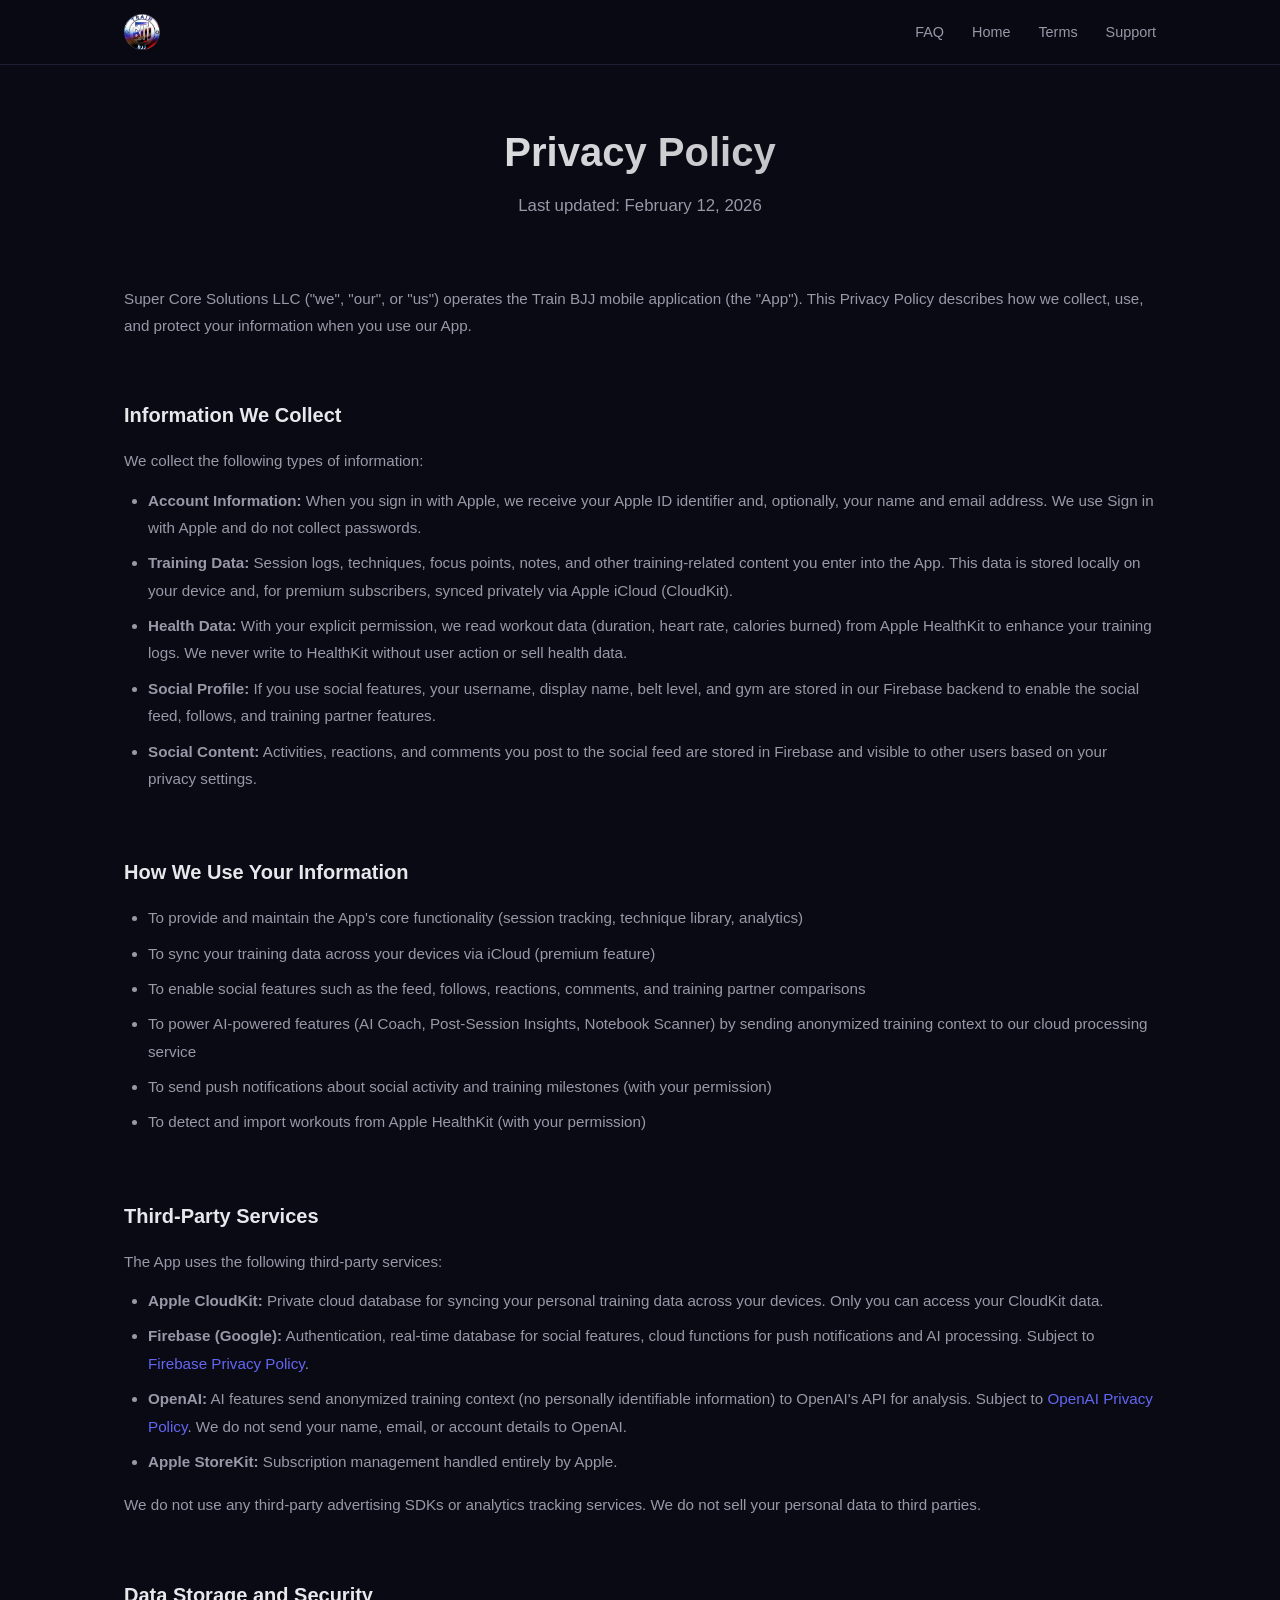
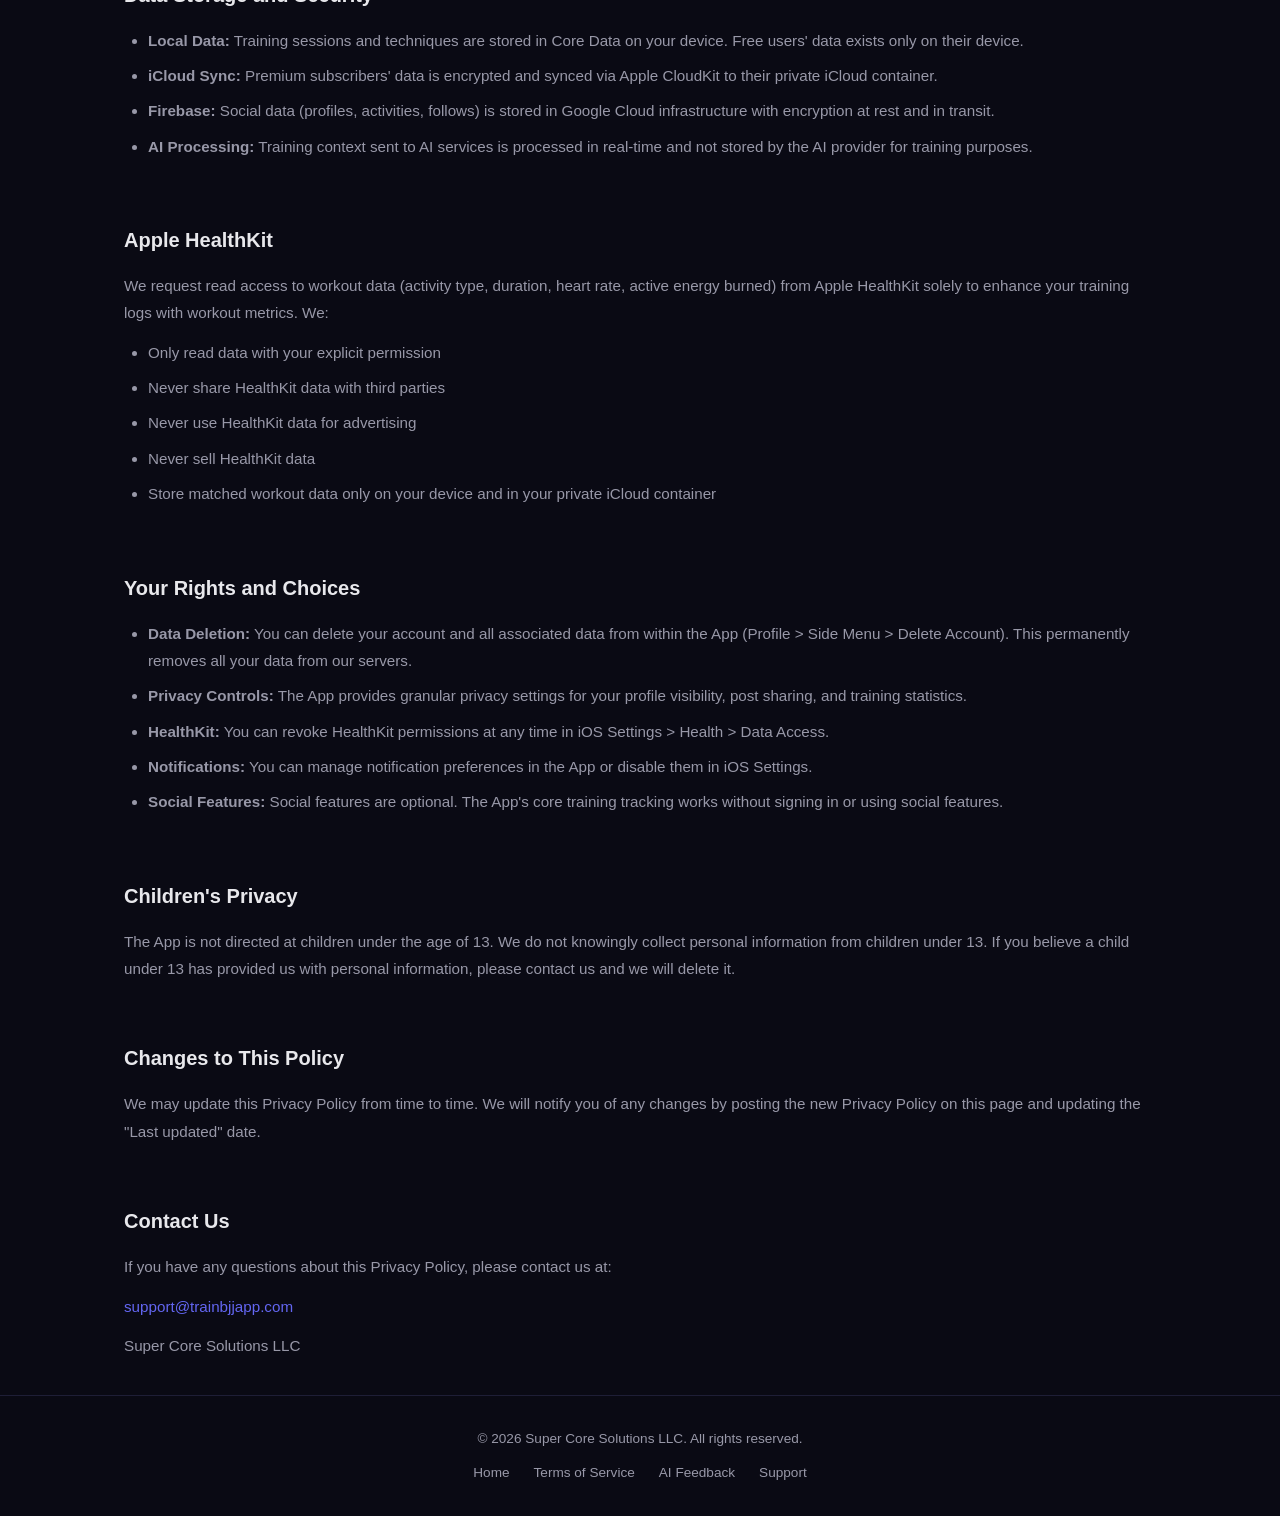
<file: privacy.html>
<!DOCTYPE html>
<html lang="en">
<head>
    <!-- Google Analytics -->
    <script async src="https://www.googletagmanager.com/gtag/js?id=G-JZQ7VKJR93"></script>
    <script>
      window.dataLayer = window.dataLayer || [];
      function gtag(){dataLayer.push(arguments);}
      gtag('js', new Date());
      gtag('config', 'G-JZQ7VKJR93');
    </script>
    <meta charset="UTF-8">
    <meta name="viewport" content="width=device-width, initial-scale=1.0">
    <title>Privacy Policy — Train BJJ</title>
    <meta name="description" content="Privacy Policy for Train BJJ — Jiujitsu Training Companion.">
    <link rel="icon" type="image/png" href="images/icon.png">
    <link rel="apple-touch-icon" href="images/icon.png">
    <link rel="stylesheet" href="styles.css?v=25">
</head>
<body>

    <!-- Navigation -->
    <nav class="nav">
        <div class="container">
            <a href="index.html" class="nav-brand">
                <img src="images/logo.png" alt="Train BJJ logo">
            </a>
            <ul class="nav-links">
                <li><a href="faq.html">FAQ</a></li>
                <li><a href="index.html">Home</a></li>
                <li><a href="terms.html">Terms</a></li>
                <li><a href="index.html#contact">Support</a></li>
            </ul>
        </div>
    </nav>

    <!-- Page Header -->
    <div class="page-header">
        <div class="container">
            <h1>Privacy Policy</h1>
            <p class="subtitle">Last updated: February 12, 2026</p>
        </div>
    </div>

    <!-- Content -->
    <div class="container">

        <div class="content-section">
            <p>
                Super Core Solutions LLC ("we", "our", or "us") operates the Train BJJ mobile application
                (the "App"). This Privacy Policy describes how we collect, use, and protect your information
                when you use our App.
            </p>
        </div>

        <div class="content-section">
            <h2>Information We Collect</h2>
            <p>We collect the following types of information:</p>
            <ul>
                <li><strong>Account Information:</strong> When you sign in with Apple, we receive your Apple ID identifier and, optionally, your name and email address. We use Sign in with Apple and do not collect passwords.</li>
                <li><strong>Training Data:</strong> Session logs, techniques, focus points, notes, and other training-related content you enter into the App. This data is stored locally on your device and, for premium subscribers, synced privately via Apple iCloud (CloudKit).</li>
                <li><strong>Health Data:</strong> With your explicit permission, we read workout data (duration, heart rate, calories burned) from Apple HealthKit to enhance your training logs. We never write to HealthKit without user action or sell health data.</li>
                <li><strong>Social Profile:</strong> If you use social features, your username, display name, belt level, and gym are stored in our Firebase backend to enable the social feed, follows, and training partner features.</li>
                <li><strong>Social Content:</strong> Activities, reactions, and comments you post to the social feed are stored in Firebase and visible to other users based on your privacy settings.</li>
            </ul>
        </div>

        <div class="content-section">
            <h2>How We Use Your Information</h2>
            <ul>
                <li>To provide and maintain the App's core functionality (session tracking, technique library, analytics)</li>
                <li>To sync your training data across your devices via iCloud (premium feature)</li>
                <li>To enable social features such as the feed, follows, reactions, comments, and training partner comparisons</li>
                <li>To power AI-powered features (AI Coach, Post-Session Insights, Notebook Scanner) by sending anonymized training context to our cloud processing service</li>
                <li>To send push notifications about social activity and training milestones (with your permission)</li>
                <li>To detect and import workouts from Apple HealthKit (with your permission)</li>
            </ul>
        </div>

        <div class="content-section">
            <h2>Third-Party Services</h2>
            <p>The App uses the following third-party services:</p>
            <ul>
                <li><strong>Apple CloudKit:</strong> Private cloud database for syncing your personal training data across your devices. Only you can access your CloudKit data.</li>
                <li><strong>Firebase (Google):</strong> Authentication, real-time database for social features, cloud functions for push notifications and AI processing. Subject to <a href="https://firebase.google.com/support/privacy" target="_blank" rel="noopener">Firebase Privacy Policy</a>.</li>
                <li><strong>OpenAI:</strong> AI features send anonymized training context (no personally identifiable information) to OpenAI's API for analysis. Subject to <a href="https://openai.com/privacy" target="_blank" rel="noopener">OpenAI Privacy Policy</a>. We do not send your name, email, or account details to OpenAI.</li>
                <li><strong>Apple StoreKit:</strong> Subscription management handled entirely by Apple.</li>
            </ul>
            <p>We do not use any third-party advertising SDKs or analytics tracking services. We do not sell your personal data to third parties.</p>
        </div>

        <div class="content-section">
            <h2>Data Storage and Security</h2>
            <ul>
                <li><strong>Local Data:</strong> Training sessions and techniques are stored in Core Data on your device. Free users' data exists only on their device.</li>
                <li><strong>iCloud Sync:</strong> Premium subscribers' data is encrypted and synced via Apple CloudKit to their private iCloud container.</li>
                <li><strong>Firebase:</strong> Social data (profiles, activities, follows) is stored in Google Cloud infrastructure with encryption at rest and in transit.</li>
                <li><strong>AI Processing:</strong> Training context sent to AI services is processed in real-time and not stored by the AI provider for training purposes.</li>
            </ul>
        </div>

        <div class="content-section">
            <h2>Apple HealthKit</h2>
            <p>
                We request read access to workout data (activity type, duration, heart rate, active energy burned)
                from Apple HealthKit solely to enhance your training logs with workout metrics. We:
            </p>
            <ul>
                <li>Only read data with your explicit permission</li>
                <li>Never share HealthKit data with third parties</li>
                <li>Never use HealthKit data for advertising</li>
                <li>Never sell HealthKit data</li>
                <li>Store matched workout data only on your device and in your private iCloud container</li>
            </ul>
        </div>

        <div class="content-section">
            <h2>Your Rights and Choices</h2>
            <ul>
                <li><strong>Data Deletion:</strong> You can delete your account and all associated data from within the App (Profile &gt; Side Menu &gt; Delete Account). This permanently removes all your data from our servers.</li>
                <li><strong>Privacy Controls:</strong> The App provides granular privacy settings for your profile visibility, post sharing, and training statistics.</li>
                <li><strong>HealthKit:</strong> You can revoke HealthKit permissions at any time in iOS Settings &gt; Health &gt; Data Access.</li>
                <li><strong>Notifications:</strong> You can manage notification preferences in the App or disable them in iOS Settings.</li>
                <li><strong>Social Features:</strong> Social features are optional. The App's core training tracking works without signing in or using social features.</li>
            </ul>
        </div>

        <div class="content-section">
            <h2>Children's Privacy</h2>
            <p>
                The App is not directed at children under the age of 13. We do not knowingly collect personal
                information from children under 13. If you believe a child under 13 has provided us with personal
                information, please contact us and we will delete it.
            </p>
        </div>

        <div class="content-section">
            <h2>Changes to This Policy</h2>
            <p>
                We may update this Privacy Policy from time to time. We will notify you of any changes by
                posting the new Privacy Policy on this page and updating the "Last updated" date.
            </p>
        </div>

        <div class="content-section">
            <h2>Contact Us</h2>
            <p>
                If you have any questions about this Privacy Policy, please contact us at:
            </p>
            <p>
                <a href="mailto:support@trainbjjapp.com">support@trainbjjapp.com</a>
            </p>
            <p>
                Super Core Solutions LLC
            </p>
        </div>

    </div>

    <!-- Footer -->
    <footer class="footer">
        <div class="container">
            <p>&copy; 2026 Super Core Solutions LLC. All rights reserved.</p>
            <div class="footer-links">
                <a href="index.html">Home</a>
                <a href="terms.html">Terms of Service</a>
                <a href="ai-feedback.html">AI Feedback</a>
                <a href="mailto:support@trainbjjapp.com">Support</a>
            </div>
        </div>
    </footer>

</body>
</html>
</file>
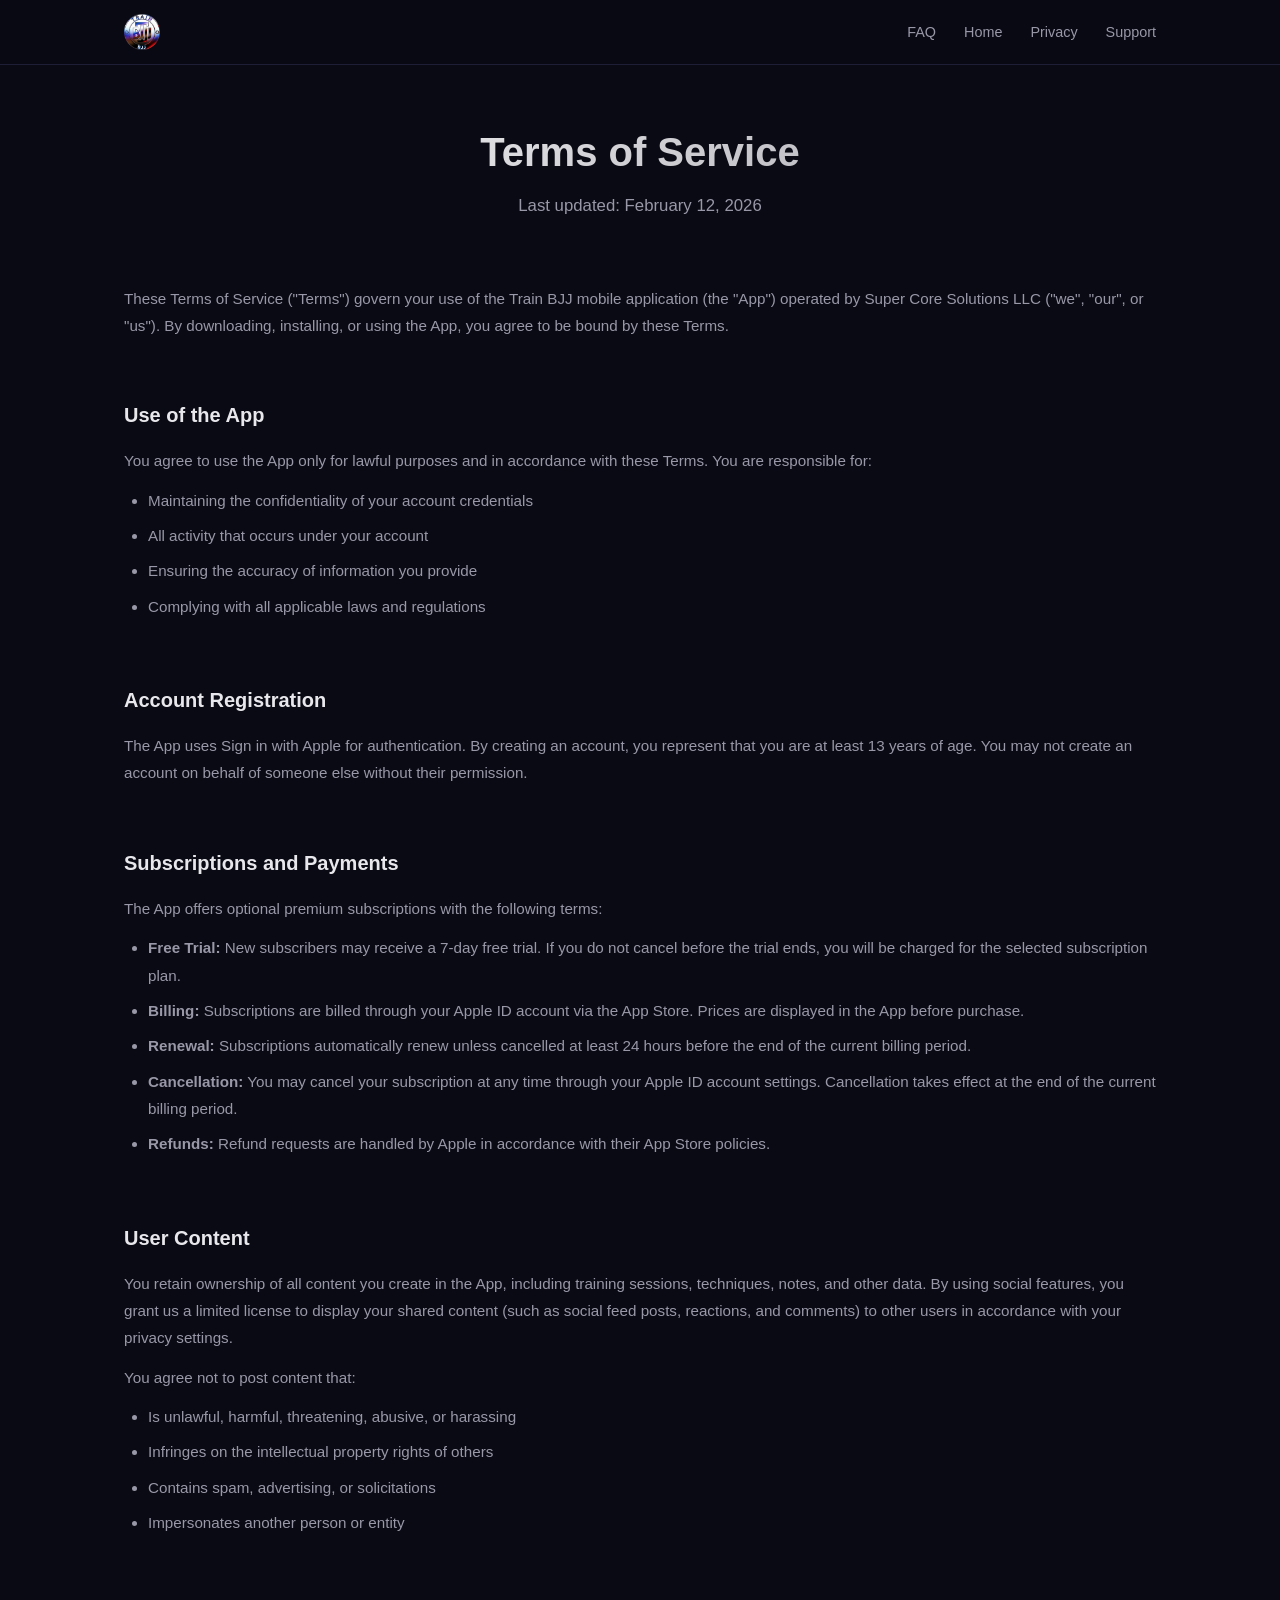
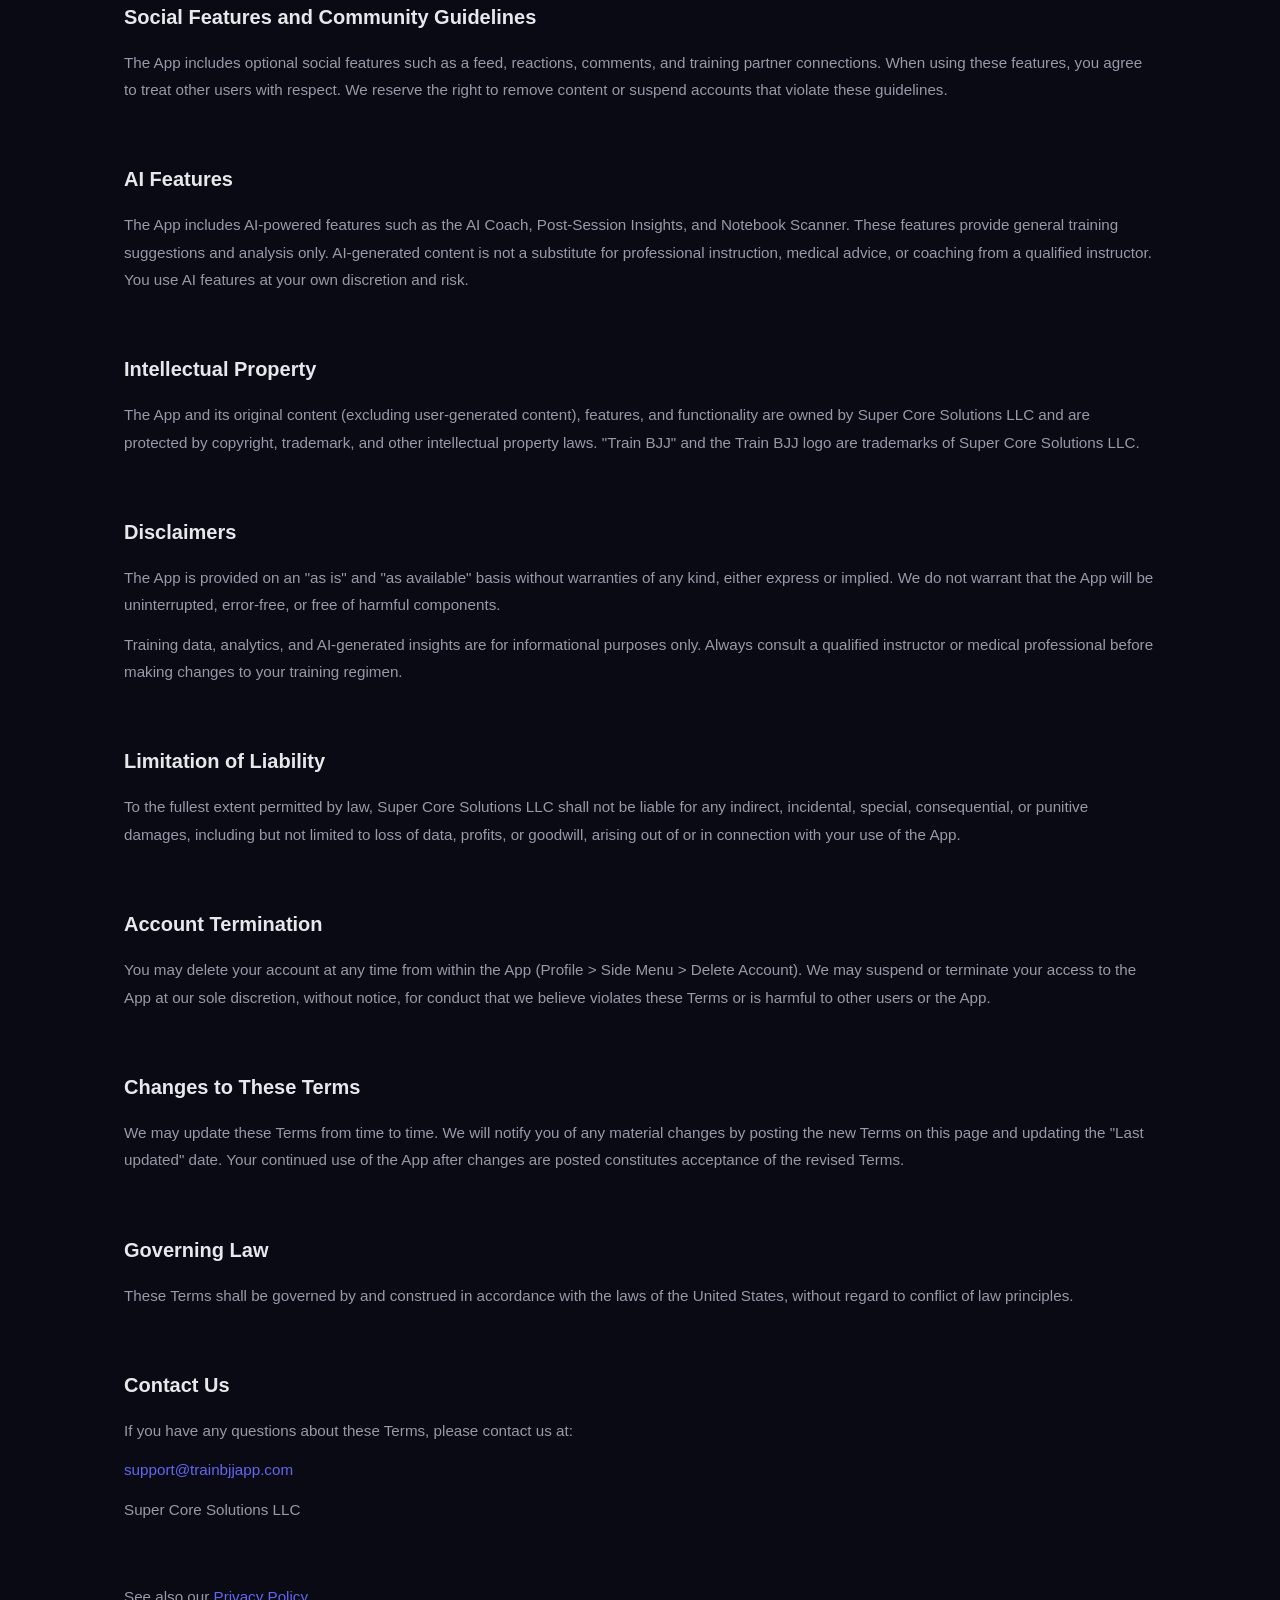
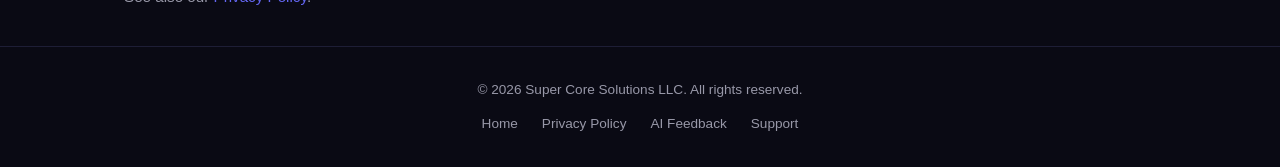
<file: terms.html>
<!DOCTYPE html>
<html lang="en">
<head>
    <!-- Google Analytics -->
    <script async src="https://www.googletagmanager.com/gtag/js?id=G-JZQ7VKJR93"></script>
    <script>
      window.dataLayer = window.dataLayer || [];
      function gtag(){dataLayer.push(arguments);}
      gtag('js', new Date());
      gtag('config', 'G-JZQ7VKJR93');
    </script>
    <meta charset="UTF-8">
    <meta name="viewport" content="width=device-width, initial-scale=1.0">
    <title>Terms of Service — Train BJJ</title>
    <meta name="description" content="Terms of Service for Train BJJ — Jiujitsu Training Companion.">
    <link rel="icon" type="image/png" href="images/icon.png">
    <link rel="apple-touch-icon" href="images/icon.png">
    <link rel="stylesheet" href="styles.css?v=25">
</head>
<body>

    <!-- Navigation -->
    <nav class="nav">
        <div class="container">
            <a href="index.html" class="nav-brand">
                <img src="images/logo.png" alt="Train BJJ logo">
            </a>
            <ul class="nav-links">
                <li><a href="faq.html">FAQ</a></li>
                <li><a href="index.html">Home</a></li>
                <li><a href="privacy.html">Privacy</a></li>
                <li><a href="index.html#contact">Support</a></li>
            </ul>
        </div>
    </nav>

    <!-- Page Header -->
    <div class="page-header">
        <div class="container">
            <h1>Terms of Service</h1>
            <p class="subtitle">Last updated: February 12, 2026</p>
        </div>
    </div>

    <!-- Content -->
    <div class="container">

        <div class="content-section">
            <p>
                These Terms of Service ("Terms") govern your use of the Train BJJ mobile application
                (the "App") operated by Super Core Solutions LLC ("we", "our", or "us"). By downloading,
                installing, or using the App, you agree to be bound by these Terms.
            </p>
        </div>

        <div class="content-section">
            <h2>Use of the App</h2>
            <p>You agree to use the App only for lawful purposes and in accordance with these Terms. You are responsible for:</p>
            <ul>
                <li>Maintaining the confidentiality of your account credentials</li>
                <li>All activity that occurs under your account</li>
                <li>Ensuring the accuracy of information you provide</li>
                <li>Complying with all applicable laws and regulations</li>
            </ul>
        </div>

        <div class="content-section">
            <h2>Account Registration</h2>
            <p>
                The App uses Sign in with Apple for authentication. By creating an account, you represent
                that you are at least 13 years of age. You may not create an account on behalf of someone
                else without their permission.
            </p>
        </div>

        <div class="content-section">
            <h2>Subscriptions and Payments</h2>
            <p>The App offers optional premium subscriptions with the following terms:</p>
            <ul>
                <li><strong>Free Trial:</strong> New subscribers may receive a 7-day free trial. If you do not cancel before the trial ends, you will be charged for the selected subscription plan.</li>
                <li><strong>Billing:</strong> Subscriptions are billed through your Apple ID account via the App Store. Prices are displayed in the App before purchase.</li>
                <li><strong>Renewal:</strong> Subscriptions automatically renew unless cancelled at least 24 hours before the end of the current billing period.</li>
                <li><strong>Cancellation:</strong> You may cancel your subscription at any time through your Apple ID account settings. Cancellation takes effect at the end of the current billing period.</li>
                <li><strong>Refunds:</strong> Refund requests are handled by Apple in accordance with their App Store policies.</li>
            </ul>
        </div>

        <div class="content-section">
            <h2>User Content</h2>
            <p>
                You retain ownership of all content you create in the App, including training sessions,
                techniques, notes, and other data. By using social features, you grant us a limited license
                to display your shared content (such as social feed posts, reactions, and comments) to other
                users in accordance with your privacy settings.
            </p>
            <p>You agree not to post content that:</p>
            <ul>
                <li>Is unlawful, harmful, threatening, abusive, or harassing</li>
                <li>Infringes on the intellectual property rights of others</li>
                <li>Contains spam, advertising, or solicitations</li>
                <li>Impersonates another person or entity</li>
            </ul>
        </div>

        <div class="content-section">
            <h2>Social Features and Community Guidelines</h2>
            <p>
                The App includes optional social features such as a feed, reactions, comments, and
                training partner connections. When using these features, you agree to treat other users
                with respect. We reserve the right to remove content or suspend accounts that violate
                these guidelines.
            </p>
        </div>

        <div class="content-section">
            <h2>AI Features</h2>
            <p>
                The App includes AI-powered features such as the AI Coach, Post-Session Insights, and
                Notebook Scanner. These features provide general training suggestions and analysis only.
                AI-generated content is not a substitute for professional instruction, medical advice, or
                coaching from a qualified instructor. You use AI features at your own discretion and risk.
            </p>
        </div>

        <div class="content-section">
            <h2>Intellectual Property</h2>
            <p>
                The App and its original content (excluding user-generated content), features, and
                functionality are owned by Super Core Solutions LLC and are protected by copyright,
                trademark, and other intellectual property laws. "Train BJJ" and the Train BJJ logo
                are trademarks of Super Core Solutions LLC.
            </p>
        </div>

        <div class="content-section">
            <h2>Disclaimers</h2>
            <p>
                The App is provided on an "as is" and "as available" basis without warranties of any
                kind, either express or implied. We do not warrant that the App will be uninterrupted,
                error-free, or free of harmful components.
            </p>
            <p>
                Training data, analytics, and AI-generated insights are for informational purposes only.
                Always consult a qualified instructor or medical professional before making changes to
                your training regimen.
            </p>
        </div>

        <div class="content-section">
            <h2>Limitation of Liability</h2>
            <p>
                To the fullest extent permitted by law, Super Core Solutions LLC shall not be liable for
                any indirect, incidental, special, consequential, or punitive damages, including but not
                limited to loss of data, profits, or goodwill, arising out of or in connection with your
                use of the App.
            </p>
        </div>

        <div class="content-section">
            <h2>Account Termination</h2>
            <p>
                You may delete your account at any time from within the App (Profile &gt; Side Menu &gt;
                Delete Account). We may suspend or terminate your access to the App at our sole discretion,
                without notice, for conduct that we believe violates these Terms or is harmful to other
                users or the App.
            </p>
        </div>

        <div class="content-section">
            <h2>Changes to These Terms</h2>
            <p>
                We may update these Terms from time to time. We will notify you of any material changes
                by posting the new Terms on this page and updating the "Last updated" date. Your continued
                use of the App after changes are posted constitutes acceptance of the revised Terms.
            </p>
        </div>

        <div class="content-section">
            <h2>Governing Law</h2>
            <p>
                These Terms shall be governed by and construed in accordance with the laws of the
                United States, without regard to conflict of law principles.
            </p>
        </div>

        <div class="content-section">
            <h2>Contact Us</h2>
            <p>
                If you have any questions about these Terms, please contact us at:
            </p>
            <p>
                <a href="mailto:support@trainbjjapp.com">support@trainbjjapp.com</a>
            </p>
            <p>
                Super Core Solutions LLC
            </p>
        </div>

        <div class="content-section">
            <p>
                See also our <a href="privacy.html">Privacy Policy</a>.
            </p>
        </div>

    </div>

    <!-- Footer -->
    <footer class="footer">
        <div class="container">
            <p>&copy; 2026 Super Core Solutions LLC. All rights reserved.</p>
            <div class="footer-links">
                <a href="index.html">Home</a>
                <a href="privacy.html">Privacy Policy</a>
                <a href="ai-feedback.html">AI Feedback</a>
                <a href="mailto:support@trainbjjapp.com">Support</a>
            </div>
        </div>
    </footer>

</body>
</html>
</file>
<file: styles.css>
/* Train BJJ — trainbjjapp.com Styles */

/* Reset & Base */
*, *::before, *::after {
    box-sizing: border-box;
    margin: 0;
    padding: 0;
}

:root {
    --color-bg: #0a0a14;
    --color-bg-card: #141428;
    --color-bg-card-hover: #1c1c38;
    --color-text: #e8e8ec;
    --color-text-muted: #9898a8;
    --color-accent: #6366f1;
    --color-accent-hover: #4f46e5;
    --color-accent-glow: rgba(99, 102, 241, 0.3);
    --color-accent-subtle: rgba(99, 102, 241, 0.12);
    --color-border: #1e1e36;
    --color-success: #22c55e;
    --font-stack: -apple-system, BlinkMacSystemFont, 'Segoe UI', Roboto, 'Helvetica Neue', Arial, sans-serif;
    --max-width: 1080px;
    --radius: 12px;
}

html {
    scroll-behavior: smooth;
}

body {
    font-family: var(--font-stack);
    background-color: var(--color-bg);
    color: var(--color-text);
    line-height: 1.6;
    -webkit-font-smoothing: antialiased;
}

a {
    color: var(--color-accent);
    text-decoration: none;
    transition: color 0.2s;
}

a:hover {
    color: var(--color-accent-hover);
}

img {
    max-width: 100%;
    height: auto;
}

/* Layout */
.container {
    max-width: var(--max-width);
    margin: 0 auto;
    padding: 0 24px;
}

/* Navigation */
.nav {
    position: fixed;
    top: 0;
    left: 0;
    right: 0;
    z-index: 100;
    background: rgba(10, 10, 20, 0.88);
    backdrop-filter: blur(16px);
    -webkit-backdrop-filter: blur(16px);
    border-bottom: 1px solid var(--color-border);
}

.nav .container {
    display: flex;
    align-items: center;
    justify-content: space-between;
    height: 64px;
}

.nav-brand {
    font-size: 1.15rem;
    font-weight: 700;
    color: var(--color-text);
    display: flex;
    align-items: center;
    gap: 10px;
}

.nav-brand img {
    width: 36px;
    height: 36px;
}

.nav-links {
    display: flex;
    gap: 28px;
    list-style: none;
}

.nav-links a {
    color: var(--color-text-muted);
    font-size: 0.9rem;
    font-weight: 500;
    transition: color 0.2s;
    white-space: nowrap;
}

.nav-links a:hover {
    color: var(--color-text);
}

/* Nav Dropdown */
.nav-dropdown {
    position: relative;
}

.nav-dropdown > a::after {
    content: '';
    display: inline-block;
    width: 4px;
    height: 4px;
    border-right: 1.5px solid currentColor;
    border-bottom: 1.5px solid currentColor;
    transform: rotate(45deg);
    margin-left: 4px;
    margin-bottom: 2px;
    transition: transform 0.2s;
}

.nav-dropdown:hover > a::after {
    transform: rotate(-135deg);
}

.nav-dropdown-menu {
    position: absolute;
    top: 100%;
    left: 50%;
    transform: translateX(-50%);
    min-width: 140px;
    padding: 8px 0;
    margin-top: 8px;
    background: var(--color-bg-card);
    border: 1px solid var(--color-border);
    border-radius: var(--radius);
    list-style: none;
    opacity: 0;
    visibility: hidden;
    transition: opacity 0.2s, visibility 0.2s;
    z-index: 100;
    backdrop-filter: blur(16px);
    -webkit-backdrop-filter: blur(16px);
    box-shadow: 0 8px 32px rgba(0, 0, 0, 0.4);
}

.nav-dropdown:hover .nav-dropdown-menu {
    opacity: 1;
    visibility: visible;
}

/* JS adds this class after a dropdown link is clicked to override sticky :hover on mobile */
.nav-dropdown.dropdown-closed .nav-dropdown-menu {
    opacity: 0 !important;
    visibility: hidden !important;
}

/* Invisible bridge so hover doesn't break when moving to dropdown */
.nav-dropdown-menu::before {
    content: '';
    position: absolute;
    top: -8px;
    left: 0;
    right: 0;
    height: 8px;
}

.nav-dropdown-menu li {
    padding: 0;
}

.nav-dropdown-menu a {
    display: block;
    padding: 8px 16px;
    font-size: 0.85rem;
    color: var(--color-text-muted);
    white-space: nowrap;
    transition: background 0.15s, color 0.15s;
}

.nav-dropdown-menu a:hover {
    color: var(--color-text);
    background: rgba(99, 102, 241, 0.1);
}

/* Hero */
.hero {
    padding: 100px 0 40px;
    text-align: center;
}

.hero-content {
    text-align: center;
}

.hero-icon {
    width: 150px;
    height: 150px;
    border-radius: 50%;
    margin: 0 auto 28px;
    display: block;
    box-shadow:
        0 0 50px var(--color-accent-glow),
        0 0 100px rgba(99, 102, 241, 0.2),
        0 8px 32px rgba(0, 0, 0, 0.4);
}

.hero h1 {
    font-size: 3.5rem;
    font-weight: 800;
    letter-spacing: -0.03em;
    margin-bottom: 14px;
    background: linear-gradient(135deg, #ffffff 0%, #c4c4d4 50%, #8888a8 100%);
    -webkit-background-clip: text;
    -webkit-text-fill-color: transparent;
    background-clip: text;
}

.hero .tagline {
    font-size: 1.15rem;
    color: var(--color-text-muted);
    max-width: 600px;
    margin: 0 auto 32px;
    line-height: 1.7;
}

/* Hero Screenshots Grid */
.hero-screenshots {
    margin-top: 48px;
}

.hero-screenshots-label {
    text-align: center;
    font-size: 0.75rem;
    font-weight: 700;
    text-transform: uppercase;
    letter-spacing: 0.1em;
    color: var(--color-text-muted);
    margin-bottom: 20px;
}

.hero-screenshot-grid {
    display: grid;
    grid-template-columns: repeat(6, 1fr);
    gap: 12px;
}

.hero-screenshot-grid img {
    width: 100%;
    border-radius: 12px;
    border: 1px solid var(--color-border);
    box-shadow: 0 8px 24px rgba(0, 0, 0, 0.3);
    transition: transform 0.3s, box-shadow 0.3s;
}

.hero-screenshot-grid img:hover {
    transform: translateY(-4px);
    box-shadow:
        0 12px 36px rgba(0, 0, 0, 0.4),
        0 0 20px var(--color-accent-glow);
}

.hero-screenshots-subtitle {
    text-align: center;
    font-size: 0.85rem;
    color: var(--color-text-muted);
    margin-top: 16px;
    font-style: italic;
}

.app-store-badge-link {
    display: inline-block;
    transition: transform 0.2s, opacity 0.2s;
}

.app-store-badge-link:hover {
    transform: translateY(-2px);
    opacity: 0.9;
}

.app-store-badge {
    height: 54px;
    width: auto;
}

/* Sections */
.section {
    padding: 80px 0;
}

.section-title {
    font-size: 2rem;
    font-weight: 700;
    margin-bottom: 12px;
    text-align: center;
    color: var(--color-text);
}

.section-subtitle {
    font-size: 1.05rem;
    color: var(--color-text-muted);
    text-align: center;
    max-width: 560px;
    margin: 0 auto 48px;
    line-height: 1.7;
}

/* Screenshot Showcase */
.screenshot-showcase {
    padding: 60px 0 80px;
    overflow: hidden;
}

.screenshot-scroll {
    display: grid;
    grid-template-columns: repeat(3, 1fr);
    gap: 24px;
    padding: 20px 24px 32px;
    max-width: 900px;
    margin: 0 auto;
}

.screenshot-card {
    text-align: center;
}

.screenshot-card img {
    width: 100%;
    max-width: 260px;
    height: auto;
    border-radius: 16px;
    border: 1px solid var(--color-border);
    transition: transform 0.3s, box-shadow 0.3s;
    box-shadow: 0 8px 32px rgba(0, 0, 0, 0.3);
}

.screenshot-card img:hover {
    transform: translateY(-4px);
    box-shadow:
        0 12px 40px rgba(0, 0, 0, 0.4),
        0 0 20px var(--color-accent-glow);
}

.screenshot-card .caption {
    margin-top: 16px;
    font-size: 0.85rem;
    color: var(--color-text-muted);
    font-weight: 500;
    line-height: 1.4;
}

/* Features Grid */
.features-grid {
    display: grid;
    grid-template-columns: repeat(3, 1fr);
    gap: 24px;
}

.feature-card {
    background: var(--color-bg-card);
    border: 1px solid var(--color-border);
    border-radius: var(--radius);
    padding: 32px 24px;
    text-align: center;
    transition: background-color 0.2s, border-color 0.2s, transform 0.2s;
}

.feature-card:hover {
    transform: translateY(-2px);
}

.feature-card-link {
    color: inherit;
    text-decoration: none;
}

.feature-card-link:hover {
    color: inherit;
}

.feature-icon {
    width: 52px;
    height: 52px;
    border-radius: 14px;
    background: var(--color-accent-subtle);
    display: flex;
    align-items: center;
    justify-content: center;
    margin: 0 auto 16px;
    font-size: 1.5rem;
}

.feature-card h3 {
    font-size: 1.05rem;
    font-weight: 600;
    margin-bottom: 8px;
    color: var(--color-text);
}

.feature-card p {
    color: var(--color-text-muted);
    font-size: 0.9rem;
    line-height: 1.6;
}

/* Belt-Themed Feature Cards */
/* AI — Indigo/Purple */
.feature-card-ai {
    border-color: rgba(99, 102, 241, 0.25);
    background: linear-gradient(135deg, rgba(99, 102, 241, 0.08) 0%, var(--color-bg-card) 60%);
}
.feature-card-ai .feature-icon {
    background: rgba(99, 102, 241, 0.2);
    box-shadow: 0 0 12px rgba(99, 102, 241, 0.15);
}
.feature-card-ai:hover {
    border-color: rgba(99, 102, 241, 0.5);
    box-shadow: 0 4px 20px rgba(99, 102, 241, 0.2);
    background: linear-gradient(135deg, rgba(99, 102, 241, 0.14) 0%, var(--color-bg-card-hover) 60%);
}
.feature-card-ai h3 { color: #a5b4fc; }

/* Live Session — Red */
.feature-card-live {
    border-color: rgba(220, 38, 38, 0.25);
    background: linear-gradient(135deg, rgba(220, 38, 38, 0.08) 0%, var(--color-bg-card) 60%);
}
.feature-card-live .feature-icon {
    background: rgba(220, 38, 38, 0.2);
    box-shadow: 0 0 12px rgba(220, 38, 38, 0.15);
}
.feature-card-live:hover {
    border-color: rgba(220, 38, 38, 0.5);
    box-shadow: 0 4px 20px rgba(220, 38, 38, 0.2);
    background: linear-gradient(135deg, rgba(220, 38, 38, 0.14) 0%, var(--color-bg-card-hover) 60%);
}
.feature-card-live h3 { color: #fca5a5; }

/* Technique Library — Blue Belt */
.feature-card-tech {
    border-color: rgba(46, 115, 174, 0.25);
    background: linear-gradient(135deg, rgba(46, 115, 174, 0.08) 0%, var(--color-bg-card) 60%);
}
.feature-card-tech .feature-icon {
    background: rgba(46, 115, 174, 0.2);
    box-shadow: 0 0 12px rgba(46, 115, 174, 0.15);
}
.feature-card-tech:hover {
    border-color: rgba(46, 115, 174, 0.5);
    box-shadow: 0 4px 20px rgba(46, 115, 174, 0.2);
    background: linear-gradient(135deg, rgba(46, 115, 174, 0.14) 0%, var(--color-bg-card-hover) 60%);
}
.feature-card-tech h3 { color: #7EC8E3; }

/* Advanced Analytics — Brown Belt */
.feature-card-stat {
    border-color: rgba(177, 111, 66, 0.25);
    background: linear-gradient(135deg, rgba(177, 111, 66, 0.08) 0%, var(--color-bg-card) 60%);
}
.feature-card-stat .feature-icon {
    background: rgba(177, 111, 66, 0.2);
    box-shadow: 0 0 12px rgba(177, 111, 66, 0.15);
}
.feature-card-stat:hover {
    border-color: rgba(177, 111, 66, 0.5);
    box-shadow: 0 4px 20px rgba(177, 111, 66, 0.2);
    background: linear-gradient(135deg, rgba(177, 111, 66, 0.14) 0%, var(--color-bg-card-hover) 60%);
}
.feature-card-stat h3 { color: #D4A574; }

/* Social Feed — White Belt/Grey */
.feature-card-social {
    border-color: rgba(147, 148, 157, 0.25);
    background: linear-gradient(135deg, rgba(147, 148, 157, 0.08) 0%, var(--color-bg-card) 60%);
}
.feature-card-social .feature-icon {
    background: rgba(147, 148, 157, 0.2);
    box-shadow: 0 0 12px rgba(147, 148, 157, 0.15);
}
.feature-card-social:hover {
    border-color: rgba(147, 148, 157, 0.5);
    box-shadow: 0 4px 20px rgba(147, 148, 157, 0.2);
    background: linear-gradient(135deg, rgba(147, 148, 157, 0.14) 0%, var(--color-bg-card-hover) 60%);
}
.feature-card-social h3 { color: #C8C9CE; }

/* Health Metrics — Blue Belt */
.feature-card-health {
    border-color: rgba(46, 115, 174, 0.25);
    background: linear-gradient(135deg, rgba(46, 115, 174, 0.08) 0%, var(--color-bg-card) 60%);
}
.feature-card-health .feature-icon {
    background: rgba(46, 115, 174, 0.2);
    box-shadow: 0 0 12px rgba(46, 115, 174, 0.15);
}
.feature-card-health:hover {
    border-color: rgba(46, 115, 174, 0.5);
    box-shadow: 0 4px 20px rgba(46, 115, 174, 0.2);
    background: linear-gradient(135deg, rgba(46, 115, 174, 0.14) 0%, var(--color-bg-card-hover) 60%);
}
.feature-card-health h3 { color: #7EC8E3; }

/* Pricing Comparison */
.pricing-grid {
    display: grid;
    grid-template-columns: 1fr 1fr;
    gap: 24px;
    max-width: 720px;
    margin: 0 auto;
}

.pricing-card {
    background: var(--color-bg-card);
    border: 1px solid var(--color-border);
    border-radius: var(--radius);
    padding: 32px;
    transition: border-color 0.2s;
}

.pricing-card.premium {
    border-color: var(--color-accent);
    box-shadow: 0 0 30px rgba(99, 102, 241, 0.1);
    position: relative;
}

.pricing-card .plan-name {
    font-size: 0.8rem;
    font-weight: 700;
    text-transform: uppercase;
    letter-spacing: 0.08em;
    color: var(--color-accent);
    margin-bottom: 8px;
}

.pricing-card .plan-price {
    font-size: 1.75rem;
    font-weight: 700;
    color: var(--color-text);
    margin-bottom: 20px;
}

.pricing-card .plan-price span {
    font-size: 0.9rem;
    font-weight: 400;
    color: var(--color-text-muted);
}

.pricing-card ul {
    list-style: none;
    padding: 0;
}

.pricing-card li {
    font-size: 0.9rem;
    color: var(--color-text-muted);
    padding: 8px 0;
    border-bottom: 1px solid rgba(30, 30, 54, 0.6);
    display: flex;
    align-items: flex-start;
    gap: 8px;
}

.pricing-card li:last-child {
    border-bottom: none;
}

.pricing-card li .check {
    color: var(--color-success);
    font-weight: 700;
    flex-shrink: 0;
}

/* Contact */
.contact-section {
    text-align: center;
}

.contact-email-btn {
    display: inline-block;
    padding: 14px 36px;
    border: 1px solid var(--color-accent);
    border-radius: 10px;
    font-weight: 600;
    font-size: 1rem;
    color: var(--color-accent);
    transition: background-color 0.2s, color 0.2s, transform 0.2s;
}

.contact-email-btn:hover {
    background: var(--color-accent);
    color: #fff;
    transform: translateY(-1px);
}

/* Footer */
.footer {
    padding: 32px 0;
    border-top: 1px solid var(--color-border);
    text-align: center;
}

.footer p {
    color: var(--color-text-muted);
    font-size: 0.85rem;
}

.footer-links {
    margin-top: 12px;
    display: flex;
    justify-content: center;
    gap: 24px;
    flex-wrap: wrap;
}

.footer-links a {
    color: var(--color-text-muted);
    font-size: 0.85rem;
}

.footer-links a:hover {
    color: var(--color-text);
}

/* === Live Session Section === */

.live-section {
    padding: 100px 0 80px;
    position: relative;
    overflow: hidden;
}

/* Background glow behind the section */
.live-section::before {
    content: '';
    position: absolute;
    top: 0;
    left: 50%;
    transform: translateX(-50%);
    width: 120%;
    height: 100%;
    background:
        radial-gradient(ellipse 60% 40% at 50% 0%, rgba(220, 38, 38, 0.35) 0%, transparent 70%),
        radial-gradient(ellipse 50% 30% at 20% 50%, rgba(239, 68, 68, 0.20) 0%, transparent 60%),
        radial-gradient(ellipse 50% 30% at 80% 60%, rgba(220, 38, 38, 0.20) 0%, transparent 60%);
    pointer-events: none;
    z-index: 0;
}

.live-section .container {
    position: relative;
    z-index: 1;
}

/* Divider line above Live section */
.live-section::after {
    content: '';
    position: absolute;
    top: 0;
    left: 50%;
    transform: translateX(-50%);
    width: 400px;
    height: 4px;
    background: linear-gradient(90deg, transparent, #dc2626, transparent);
    z-index: 1;
}

/* Section header */
.live-header {
    text-align: center;
    margin-bottom: 80px;
}

.live-badge {
    display: inline-block;
    padding: 6px 16px;
    background: linear-gradient(135deg, rgba(220, 38, 38, 0.35), rgba(239, 68, 68, 0.35));
    border: 1px solid rgba(220, 38, 38, 0.5);
    border-radius: 20px;
    font-size: 0.8rem;
    font-weight: 600;
    letter-spacing: 0.05em;
    color: #fca5a5;
    margin-bottom: 20px;
}

.live-header .section-title {
    font-size: 2.4rem;
    line-height: 1.25;
    margin-bottom: 16px;
}

.live-header .section-subtitle {
    max-width: 600px;
}

/* Individual Live feature blocks */
.live-feature {
    display: grid;
    grid-template-columns: 1.2fr 1fr;
    gap: 60px;
    align-items: center;
    margin-bottom: 100px;
}

.live-feature:last-child {
    margin-bottom: 0;
}

.live-feature-screenshots {
    max-width: 280px;
    justify-self: center;
}

.live-feature-reverse {
    direction: rtl;
}

.live-feature-reverse > * {
    direction: ltr;
}

/* Content side */
.live-feature-number {
    font-size: 0.8rem;
    font-weight: 700;
    letter-spacing: 0.1em;
    color: #dc2626;
    margin-bottom: 12px;
    font-family: 'SF Mono', 'Fira Code', 'Consolas', monospace;
}

.live-feature-content h3 {
    font-size: 1.8rem;
    font-weight: 700;
    margin-bottom: 16px;
    color: var(--color-text);
}

.live-feature-lead {
    font-size: 1.05rem;
    color: var(--color-text-muted);
    line-height: 1.75;
    margin-bottom: 28px;
}

/* Feature bullet list */
.live-feature-list {
    list-style: none;
    padding: 0;
    display: flex;
    flex-direction: column;
    gap: 14px;
}

.live-feature-list li {
    display: flex;
    align-items: flex-start;
    gap: 12px;
    font-size: 0.92rem;
    color: var(--color-text-muted);
    line-height: 1.6;
}

.live-list-icon {
    flex-shrink: 0;
    font-size: 1.1rem;
    margin-top: 1px;
}

/* Screenshot side — single phone */
.live-phone {
    text-align: center;
    max-width: 220px;
    margin: 0 auto;
}

/* Floating animation for Live Session phones */
@keyframes live-phone-float {
    0%, 100% { transform: translateY(0); }
    50% { transform: translateY(-8px); }
}

.live-phone img {
    width: 100%;
    max-width: 220px;
    height: auto;
    border-radius: 20px;
    border: 3px solid rgba(220, 38, 38, 0.4);
    padding: 3px;
    background: linear-gradient(135deg, rgba(220, 38, 38, 0.3), rgba(239, 68, 68, 0.15), rgba(220, 38, 38, 0.3));
    box-shadow:
        0 12px 40px rgba(0, 0, 0, 0.35),
        0 0 20px rgba(220, 38, 38, 0.25),
        0 0 40px rgba(220, 38, 38, 0.1);
    transition: box-shadow 0.3s, border-color 0.3s;
    animation: live-phone-float 4s ease-in-out infinite;
}

/* Stagger the 4 Live Session phones */
.live-section .accordion-item:nth-child(1) .live-phone img {
    animation-delay: -1s;
}
.live-section .accordion-item:nth-child(2) .live-phone img {
    animation-delay: -2s;
}
.live-section .accordion-item:nth-child(3) .live-phone img {
    animation-delay: -3s;
}

.live-phone img:hover {
    border-color: rgba(220, 38, 38, 0.6);
    box-shadow:
        0 16px 48px rgba(0, 0, 0, 0.45),
        0 0 30px rgba(220, 38, 38, 0.4),
        0 0 60px rgba(220, 38, 38, 0.15);
}

.live-phone-caption {
    margin-top: 14px;
    font-size: 0.82rem;
    color: var(--color-text-muted);
    line-height: 1.4;
}

/* === AI Features Section === */

.ai-section {
    padding: 100px 0 80px;
    position: relative;
    overflow: hidden;
}

/* Background glow behind the section */
.ai-section::before {
    content: '';
    position: absolute;
    top: 0;
    left: 50%;
    transform: translateX(-50%);
    width: 120%;
    height: 100%;
    background:
        radial-gradient(ellipse 60% 40% at 50% 0%, rgba(99, 102, 241, 0.40) 0%, transparent 70%),
        radial-gradient(ellipse 50% 30% at 20% 50%, rgba(139, 92, 246, 0.22) 0%, transparent 60%),
        radial-gradient(ellipse 50% 30% at 80% 60%, rgba(99, 102, 241, 0.22) 0%, transparent 60%);
    pointer-events: none;
    z-index: 0;
}

.ai-section .container {
    position: relative;
    z-index: 1;
}

/* Section header */
.ai-header {
    text-align: center;
    margin-bottom: 80px;
}

.ai-badge {
    display: inline-block;
    padding: 6px 16px;
    background: linear-gradient(135deg, rgba(99, 102, 241, 0.35), rgba(139, 92, 246, 0.35));
    border: 1px solid rgba(99, 102, 241, 0.5);
    border-radius: 20px;
    font-size: 0.8rem;
    font-weight: 600;
    letter-spacing: 0.05em;
    color: #a5b4fc;
    margin-bottom: 20px;
}

.ai-header .section-title {
    font-size: 2.4rem;
    line-height: 1.25;
    margin-bottom: 16px;
}

.ai-header .section-subtitle {
    max-width: 600px;
}

/* Individual AI feature blocks */
.ai-feature {
    display: grid;
    grid-template-columns: 1.2fr 1fr;
    gap: 60px;
    align-items: center;
    margin-bottom: 100px;
}

.ai-feature-screenshots {
    max-width: 420px;
    justify-self: center;
}

.ai-feature-reverse {
    direction: rtl;
}

.ai-feature-reverse > * {
    direction: ltr;
}

/* Content side */
.ai-feature-number {
    font-size: 0.8rem;
    font-weight: 700;
    letter-spacing: 0.1em;
    color: var(--color-accent);
    margin-bottom: 12px;
    font-family: 'SF Mono', 'Fira Code', 'Consolas', monospace;
}

.ai-feature-content h3 {
    font-size: 1.8rem;
    font-weight: 700;
    margin-bottom: 16px;
    color: var(--color-text);
}

.ai-feature-lead {
    font-size: 1.05rem;
    color: var(--color-text-muted);
    line-height: 1.75;
    margin-bottom: 28px;
}

/* Feature bullet list */
.ai-feature-list {
    list-style: none;
    padding: 0;
    display: flex;
    flex-direction: column;
    gap: 14px;
}

.ai-feature-list li {
    display: flex;
    align-items: flex-start;
    gap: 12px;
    font-size: 0.92rem;
    color: var(--color-text-muted);
    line-height: 1.6;
}

.ai-list-icon {
    flex-shrink: 0;
    font-size: 1.1rem;
    margin-top: 1px;
}

/* Scanner steps */
.ai-steps {
    display: flex;
    flex-direction: column;
    gap: 16px;
}

.ai-step {
    display: flex;
    align-items: flex-start;
    gap: 14px;
    padding: 14px 16px;
    background: var(--color-bg-card);
    border: 1px solid var(--color-border);
    border-radius: 10px;
    transition: border-color 0.2s;
}

.ai-step:hover {
    border-color: rgba(99, 102, 241, 0.3);
}

.ai-step-num {
    width: 28px;
    height: 28px;
    border-radius: 50%;
    background: var(--color-accent);
    color: #fff;
    font-weight: 700;
    font-size: 0.8rem;
    display: flex;
    align-items: center;
    justify-content: center;
    flex-shrink: 0;
    margin-top: 1px;
}

.ai-step strong {
    display: block;
    font-size: 0.92rem;
    font-weight: 600;
    color: var(--color-text);
    margin-bottom: 2px;
}

.ai-step span {
    font-size: 0.84rem;
    color: var(--color-text-muted);
    line-height: 1.5;
}

/* Screenshot side — phone pairs (coach) */
.ai-phone-pair {
    display: flex;
    gap: 20px;
    justify-content: center;
}

.ai-phone {
    text-align: center;
    max-width: 190px;
}

/* Floating animation for AI Coach phones */
@keyframes ai-phone-float {
    0%, 100% { transform: translateY(0); }
    50% { transform: translateY(-8px); }
}

.ai-phone img {
    width: 100%;
    max-width: 190px;
    height: auto;
    border-radius: 20px;
    border: 3px solid rgba(99, 102, 241, 0.4);
    padding: 3px;
    background: linear-gradient(135deg, rgba(99, 102, 241, 0.3), rgba(139, 92, 246, 0.15), rgba(99, 102, 241, 0.3));
    box-shadow:
        0 12px 40px rgba(0, 0, 0, 0.35),
        0 0 20px rgba(99, 102, 241, 0.25),
        0 0 40px rgba(99, 102, 241, 0.1);
    transition: box-shadow 0.3s, border-color 0.3s;
    animation: ai-phone-float 4s ease-in-out infinite;
}

/* Stagger second phone for natural feel */
.ai-phone:nth-child(2) img {
    animation-delay: -2s;
}

.ai-phone img:hover {
    border-color: rgba(99, 102, 241, 0.6);
    box-shadow:
        0 16px 48px rgba(0, 0, 0, 0.45),
        0 0 30px rgba(99, 102, 241, 0.4),
        0 0 60px rgba(99, 102, 241, 0.15);
}

.ai-phone-caption {
    margin-top: 14px;
    font-size: 0.82rem;
    color: var(--color-text-muted);
    line-height: 1.4;
}

/* Single phone (insights) */
.ai-phone-single {
    max-width: 220px;
    margin: 0 auto;
}

/* Scanner 4-grid */
.ai-scanner-grid {
    display: grid;
    grid-template-columns: 1fr 1fr;
    gap: 14px;
    max-width: 380px;
    margin: 0 auto;
}

.ai-phone-small {
    text-align: center;
}

.ai-phone-small img {
    width: 100%;
    max-width: 170px;
    height: auto;
    border-radius: 16px;
    border: 3px solid rgba(99, 102, 241, 0.4);
    padding: 3px;
    background: linear-gradient(135deg, rgba(99, 102, 241, 0.3), rgba(139, 92, 246, 0.15), rgba(99, 102, 241, 0.3));
    box-shadow:
        0 8px 28px rgba(0, 0, 0, 0.3),
        0 0 16px rgba(99, 102, 241, 0.25),
        0 0 32px rgba(99, 102, 241, 0.1);
    transition: box-shadow 0.3s, border-color 0.3s;
    animation: ai-phone-float 4s ease-in-out infinite;
}

/* Stagger scanner grid phones */
.ai-phone-small:nth-child(2) img { animation-delay: -1s; }
.ai-phone-small:nth-child(3) img { animation-delay: -2s; }
.ai-phone-small:nth-child(4) img { animation-delay: -3s; }

.ai-phone-small img:hover {
    border-color: rgba(99, 102, 241, 0.6);
    box-shadow:
        0 12px 36px rgba(0, 0, 0, 0.4),
        0 0 24px rgba(99, 102, 241, 0.4),
        0 0 48px rgba(99, 102, 241, 0.15);
}

.ai-phone-small .ai-phone-caption {
    margin-top: 10px;
    font-size: 0.78rem;
}

/* AI CTA */
.ai-cta {
    text-align: center;
    padding-top: 20px;
}

.ai-cta p {
    color: var(--color-text-muted);
    font-size: 0.95rem;
    margin-bottom: 24px;
}

/* Divider line above AI section */
.ai-section::after {
    content: '';
    position: absolute;
    top: 0;
    left: 50%;
    transform: translateX(-50%);
    width: 400px;
    height: 4px;
    background: linear-gradient(90deg, transparent, var(--color-accent), transparent);
    z-index: 1;
}

/* === Technique Library Section === */

.tech-section {
    padding: 100px 0 80px;
    position: relative;
    overflow: hidden;
}

/* Background glow behind the section */
.tech-section::before {
    content: '';
    position: absolute;
    top: 0;
    left: 50%;
    transform: translateX(-50%);
    width: 120%;
    height: 100%;
    background:
        radial-gradient(ellipse 60% 40% at 50% 0%, rgba(46, 115, 174, 0.35) 0%, transparent 70%),
        radial-gradient(ellipse 50% 30% at 20% 50%, rgba(59, 142, 210, 0.20) 0%, transparent 60%),
        radial-gradient(ellipse 50% 30% at 80% 60%, rgba(46, 115, 174, 0.20) 0%, transparent 60%);
    pointer-events: none;
    z-index: 0;
}

.tech-section .container {
    position: relative;
    z-index: 1;
}

/* Divider line above Technique section */
.tech-section::after {
    content: '';
    position: absolute;
    top: 0;
    left: 50%;
    transform: translateX(-50%);
    width: 400px;
    height: 4px;
    background: linear-gradient(90deg, transparent, #2E73AE, transparent);
    z-index: 1;
}

/* Section header */
.tech-header {
    text-align: center;
    margin-bottom: 80px;
}

.tech-badge {
    display: inline-block;
    padding: 6px 16px;
    background: linear-gradient(135deg, rgba(46, 115, 174, 0.35), rgba(59, 142, 210, 0.35));
    border: 1px solid rgba(46, 115, 174, 0.5);
    border-radius: 20px;
    font-size: 0.8rem;
    font-weight: 600;
    letter-spacing: 0.05em;
    color: #7EC8E3;
    margin-bottom: 20px;
}

.tech-header .section-title {
    font-size: 2.4rem;
    line-height: 1.25;
    margin-bottom: 16px;
}

.tech-header .section-subtitle {
    max-width: 600px;
}

/* Individual Technique feature blocks */
.tech-feature {
    display: grid;
    grid-template-columns: 1.2fr 1fr;
    gap: 60px;
    align-items: center;
    margin-bottom: 100px;
}

.tech-feature:last-child {
    margin-bottom: 0;
}

.tech-feature-screenshots {
    max-width: 280px;
    justify-self: center;
}

.tech-feature-reverse {
    direction: rtl;
}

.tech-feature-reverse > * {
    direction: ltr;
}

/* Content side */
.tech-feature-number {
    font-size: 0.8rem;
    font-weight: 700;
    letter-spacing: 0.1em;
    color: #2E73AE;
    margin-bottom: 12px;
    font-family: 'SF Mono', 'Fira Code', 'Consolas', monospace;
}

.tech-feature-content h3 {
    font-size: 1.8rem;
    font-weight: 700;
    margin-bottom: 16px;
    color: var(--color-text);
}

.tech-feature-lead {
    font-size: 1.05rem;
    color: var(--color-text-muted);
    line-height: 1.75;
    margin-bottom: 28px;
}

/* Feature bullet list */
.tech-feature-list {
    list-style: none;
    padding: 0;
    display: flex;
    flex-direction: column;
    gap: 14px;
}

.tech-feature-list li {
    display: flex;
    align-items: flex-start;
    gap: 12px;
    font-size: 0.92rem;
    color: var(--color-text-muted);
    line-height: 1.6;
}

.tech-list-icon {
    flex-shrink: 0;
    font-size: 1.1rem;
    margin-top: 1px;
}

/* Screenshot side — single phone */
.tech-phone {
    text-align: center;
    max-width: 220px;
    margin: 0 auto;
}

/* Floating animation for Technique Library phones */
@keyframes tech-phone-float {
    0%, 100% { transform: translateY(0); }
    50% { transform: translateY(-8px); }
}

.tech-phone img {
    width: 100%;
    max-width: 220px;
    height: auto;
    border-radius: 20px;
    border: 3px solid rgba(46, 115, 174, 0.4);
    padding: 3px;
    background: linear-gradient(135deg, rgba(46, 115, 174, 0.3), rgba(126, 200, 227, 0.15), rgba(46, 115, 174, 0.3));
    box-shadow:
        0 12px 40px rgba(0, 0, 0, 0.35),
        0 0 20px rgba(46, 115, 174, 0.25),
        0 0 40px rgba(46, 115, 174, 0.1);
    transition: box-shadow 0.3s, border-color 0.3s;
    animation: tech-phone-float 4s ease-in-out infinite;
}

/* Stagger the 4 Technique Library phones */
.tech-section .accordion-item:nth-child(1) .tech-phone img {
    animation-delay: -1s;
}
.tech-section .accordion-item:nth-child(2) .tech-phone img {
    animation-delay: -2s;
}
.tech-section .accordion-item:nth-child(3) .tech-phone img {
    animation-delay: -3s;
}

.tech-phone img:hover {
    border-color: rgba(46, 115, 174, 0.6);
    box-shadow:
        0 16px 48px rgba(0, 0, 0, 0.45),
        0 0 30px rgba(46, 115, 174, 0.4),
        0 0 60px rgba(46, 115, 174, 0.15);
}

.tech-phone-caption {
    margin-top: 14px;
    font-size: 0.82rem;
    color: var(--color-text-muted);
    line-height: 1.4;
}

/* === Advanced Analytics Section === */

.stat-section {
    padding: 100px 0 80px;
    position: relative;
    overflow: hidden;
}

/* Background glow behind the section */
.stat-section::before {
    content: '';
    position: absolute;
    top: 0;
    left: 50%;
    transform: translateX(-50%);
    width: 120%;
    height: 100%;
    background:
        radial-gradient(ellipse 60% 40% at 50% 0%, rgba(177, 111, 66, 0.35) 0%, transparent 70%),
        radial-gradient(ellipse 50% 30% at 20% 50%, rgba(196, 140, 90, 0.20) 0%, transparent 60%),
        radial-gradient(ellipse 50% 30% at 80% 60%, rgba(177, 111, 66, 0.20) 0%, transparent 60%);
    pointer-events: none;
    z-index: 0;
}

.stat-section .container {
    position: relative;
    z-index: 1;
}

/* Divider line above Analytics section */
.stat-section::after {
    content: '';
    position: absolute;
    top: 0;
    left: 50%;
    transform: translateX(-50%);
    width: 400px;
    height: 4px;
    background: linear-gradient(90deg, transparent, #B16F42, transparent);
    z-index: 1;
}

/* Section header */
.stat-header {
    text-align: center;
    margin-bottom: 80px;
}

.stat-badge {
    display: inline-block;
    padding: 6px 16px;
    background: linear-gradient(135deg, rgba(177, 111, 66, 0.35), rgba(196, 140, 90, 0.35));
    border: 1px solid rgba(177, 111, 66, 0.5);
    border-radius: 20px;
    font-size: 0.8rem;
    font-weight: 600;
    letter-spacing: 0.05em;
    color: #D4A574;
    margin-bottom: 20px;
}

.stat-header .section-title {
    font-size: 2.4rem;
    line-height: 1.25;
    margin-bottom: 16px;
}

.stat-header .section-subtitle {
    max-width: 600px;
}

/* Individual Analytics feature blocks */
.stat-feature {
    display: grid;
    grid-template-columns: 1.2fr 1fr;
    gap: 60px;
    align-items: center;
    margin-bottom: 100px;
}

.stat-feature:last-child {
    margin-bottom: 0;
}

.stat-feature-screenshots {
    max-width: 280px;
    justify-self: center;
}

.stat-feature-reverse {
    direction: rtl;
}

.stat-feature-reverse > * {
    direction: ltr;
}

/* Content side */
.stat-feature-number {
    font-size: 0.8rem;
    font-weight: 700;
    letter-spacing: 0.1em;
    color: #B16F42;
    margin-bottom: 12px;
    font-family: 'SF Mono', 'Fira Code', 'Consolas', monospace;
}

.stat-feature-content h3 {
    font-size: 1.8rem;
    font-weight: 700;
    margin-bottom: 16px;
    color: var(--color-text);
}

.stat-feature-lead {
    font-size: 1.05rem;
    color: var(--color-text-muted);
    line-height: 1.75;
    margin-bottom: 28px;
}

/* Feature bullet list */
.stat-feature-list {
    list-style: none;
    padding: 0;
    display: flex;
    flex-direction: column;
    gap: 14px;
}

.stat-feature-list li {
    display: flex;
    align-items: flex-start;
    gap: 12px;
    font-size: 0.92rem;
    color: var(--color-text-muted);
    line-height: 1.6;
}

.stat-list-icon {
    flex-shrink: 0;
    font-size: 1.1rem;
    margin-top: 1px;
}

/* Screenshot side — single phone */
.stat-phone {
    text-align: center;
    max-width: 220px;
    margin: 0 auto;
}

/* Floating animation for Advanced Analytics phones */
@keyframes stat-phone-float {
    0%, 100% { transform: translateY(0); }
    50% { transform: translateY(-8px); }
}

.stat-phone img {
    width: 100%;
    max-width: 220px;
    height: auto;
    border-radius: 20px;
    border: 3px solid rgba(177, 111, 66, 0.4);
    padding: 3px;
    background: linear-gradient(135deg, rgba(177, 111, 66, 0.3), rgba(212, 165, 116, 0.15), rgba(177, 111, 66, 0.3));
    box-shadow:
        0 12px 40px rgba(0, 0, 0, 0.35),
        0 0 20px rgba(177, 111, 66, 0.25),
        0 0 40px rgba(177, 111, 66, 0.1);
    transition: box-shadow 0.3s, border-color 0.3s;
    animation: stat-phone-float 4s ease-in-out infinite;
}

/* Stagger the 4 Advanced Analytics phones */
.stat-section .accordion-item:nth-child(1) .stat-phone img {
    animation-delay: -1s;
}
.stat-section .accordion-item:nth-child(2) .stat-phone img {
    animation-delay: -2s;
}
.stat-section .accordion-item:nth-child(3) .stat-phone img {
    animation-delay: -3s;
}

.stat-phone img:hover {
    border-color: rgba(177, 111, 66, 0.6);
    box-shadow:
        0 16px 48px rgba(0, 0, 0, 0.45),
        0 0 30px rgba(177, 111, 66, 0.4),
        0 0 60px rgba(177, 111, 66, 0.15);
}

.stat-phone-caption {
    margin-top: 14px;
    font-size: 0.82rem;
    color: var(--color-text-muted);
    line-height: 1.4;
}

/* === Social Feed & Stack Up Section === */

.social-section {
    padding: 100px 0 80px;
    position: relative;
    overflow: hidden;
}

/* Background glow behind the section */
.social-section::before {
    content: '';
    position: absolute;
    top: 0;
    left: 50%;
    transform: translateX(-50%);
    width: 120%;
    height: 100%;
    background:
        radial-gradient(ellipse 60% 40% at 50% 0%, rgba(147, 148, 157, 0.35) 0%, transparent 70%),
        radial-gradient(ellipse 50% 30% at 20% 50%, rgba(168, 169, 178, 0.20) 0%, transparent 60%),
        radial-gradient(ellipse 50% 30% at 80% 60%, rgba(147, 148, 157, 0.20) 0%, transparent 60%);
    pointer-events: none;
    z-index: 0;
}

.social-section .container {
    position: relative;
    z-index: 1;
}

/* Divider line above Social section */
.social-section::after {
    content: '';
    position: absolute;
    top: 0;
    left: 50%;
    transform: translateX(-50%);
    width: 400px;
    height: 4px;
    background: linear-gradient(90deg, transparent, #93949D, transparent);
    z-index: 1;
}

/* Section header */
.social-header {
    text-align: center;
    margin-bottom: 80px;
}

.social-badge {
    display: inline-block;
    padding: 6px 16px;
    background: linear-gradient(135deg, rgba(147, 148, 157, 0.35), rgba(168, 169, 178, 0.35));
    border: 1px solid rgba(147, 148, 157, 0.5);
    border-radius: 20px;
    font-size: 0.8rem;
    font-weight: 600;
    letter-spacing: 0.05em;
    color: #C8C9CE;
    margin-bottom: 20px;
}

.social-header .section-title {
    font-size: 2.4rem;
    line-height: 1.25;
    margin-bottom: 16px;
}

.social-header .section-subtitle {
    max-width: 600px;
}

/* Individual Social feature blocks */
.social-feature {
    display: grid;
    grid-template-columns: 1.2fr 1fr;
    gap: 60px;
    align-items: center;
    margin-bottom: 100px;
}

.social-feature:last-child {
    margin-bottom: 0;
}

.social-feature-screenshots {
    max-width: 280px;
    justify-self: center;
}

.social-feature-reverse {
    direction: rtl;
}

.social-feature-reverse > * {
    direction: ltr;
}

/* Content side */
.social-feature-number {
    font-size: 0.8rem;
    font-weight: 700;
    letter-spacing: 0.1em;
    color: #93949D;
    margin-bottom: 12px;
    font-family: 'SF Mono', 'Fira Code', 'Consolas', monospace;
}

.social-feature-content h3 {
    font-size: 1.8rem;
    font-weight: 700;
    margin-bottom: 16px;
    color: var(--color-text);
}

.social-feature-lead {
    font-size: 1.05rem;
    color: var(--color-text-muted);
    line-height: 1.75;
    margin-bottom: 28px;
}

/* Feature bullet list */
.social-feature-list {
    list-style: none;
    padding: 0;
    display: flex;
    flex-direction: column;
    gap: 14px;
}

.social-feature-list li {
    display: flex;
    align-items: flex-start;
    gap: 12px;
    font-size: 0.92rem;
    color: var(--color-text-muted);
    line-height: 1.6;
}

.social-list-icon {
    flex-shrink: 0;
    font-size: 1.1rem;
    margin-top: 1px;
}

/* Screenshot side — single phone */
.social-phone {
    text-align: center;
    max-width: 220px;
    margin: 0 auto;
}

/* Floating animation for Social phones */
@keyframes social-phone-float {
    0%, 100% { transform: translateY(0); }
    50% { transform: translateY(-8px); }
}

.social-phone img {
    width: 100%;
    max-width: 220px;
    height: auto;
    border-radius: 20px;
    border: 3px solid rgba(147, 148, 157, 0.4);
    padding: 3px;
    background: linear-gradient(135deg, rgba(147, 148, 157, 0.3), rgba(200, 201, 206, 0.15), rgba(147, 148, 157, 0.3));
    box-shadow:
        0 12px 40px rgba(0, 0, 0, 0.35),
        0 0 20px rgba(147, 148, 157, 0.25),
        0 0 40px rgba(147, 148, 157, 0.1);
    transition: box-shadow 0.3s, border-color 0.3s;
    animation: social-phone-float 4s ease-in-out infinite;
}

/* Stagger the 3 Social accordion phones */
.social-section .accordion-item:nth-child(1) .social-phone img {
    animation-delay: -1s;
}
.social-section .accordion-item:nth-child(2) .social-phone img {
    animation-delay: -2s;
}
.social-section .accordion-item:nth-child(3) .social-phone img {
    animation-delay: -3s;
}

.social-phone img:hover {
    border-color: rgba(147, 148, 157, 0.6);
    box-shadow:
        0 16px 48px rgba(0, 0, 0, 0.45),
        0 0 30px rgba(147, 148, 157, 0.4),
        0 0 60px rgba(147, 148, 157, 0.15);
}

.social-phone-caption {
    margin-top: 14px;
    font-size: 0.82rem;
    color: var(--color-text-muted);
    line-height: 1.4;
}

/* === Health Metrics & Data Import Section === */

.health-section {
    padding: 100px 0 80px;
    position: relative;
    overflow: hidden;
}

/* Background glow behind the section */
.health-section::before {
    content: '';
    position: absolute;
    top: 0;
    left: 50%;
    transform: translateX(-50%);
    width: 120%;
    height: 100%;
    background:
        radial-gradient(ellipse 60% 40% at 50% 0%, rgba(46, 115, 174, 0.35) 0%, transparent 70%),
        radial-gradient(ellipse 50% 30% at 20% 50%, rgba(66, 135, 194, 0.20) 0%, transparent 60%),
        radial-gradient(ellipse 50% 30% at 80% 60%, rgba(46, 115, 174, 0.20) 0%, transparent 60%);
    pointer-events: none;
    z-index: 0;
}

.health-section .container {
    position: relative;
    z-index: 1;
}

/* Top divider line */
.health-section::after {
    content: '';
    position: absolute;
    top: 0;
    left: 50%;
    transform: translateX(-50%);
    width: 400px;
    height: 4px;
    background: linear-gradient(90deg, transparent, #2E73AE, transparent);
    z-index: 1;
}

/* Section header */
.health-header {
    text-align: center;
    margin-bottom: 80px;
}

.health-badge {
    display: inline-block;
    padding: 6px 16px;
    background: linear-gradient(135deg, rgba(46, 115, 174, 0.35), rgba(66, 135, 194, 0.35));
    border: 1px solid rgba(46, 115, 174, 0.5);
    border-radius: 20px;
    font-size: 0.8rem;
    font-weight: 600;
    letter-spacing: 0.05em;
    color: #7EC8E3;
    margin-bottom: 20px;
}

.health-header .section-title {
    font-size: 2.4rem;
    line-height: 1.25;
    margin-bottom: 16px;
}

.health-header .section-subtitle {
    max-width: 680px;
    margin: 0 auto;
}

/* Feature blocks */
.health-feature {
    display: grid;
    grid-template-columns: 1.2fr 1fr;
    gap: 60px;
    align-items: center;
    margin-bottom: 100px;
}

.health-feature:last-child {
    margin-bottom: 0;
}

.health-feature-screenshots {
    display: flex;
    justify-content: center;
}

/* Alternating layout */
.health-feature-reverse {
    direction: rtl;
}

.health-feature-reverse > * {
    direction: ltr;
}

/* Content side */
.health-feature-number {
    font-size: 0.8rem;
    font-weight: 700;
    letter-spacing: 0.1em;
    color: #2E73AE;
    margin-bottom: 12px;
    font-family: 'SF Mono', 'Fira Code', 'Consolas', monospace;
}

.health-feature-content h3 {
    font-size: 1.8rem;
    font-weight: 700;
    margin-bottom: 16px;
}

.health-feature-lead {
    font-size: 1.05rem;
    color: var(--color-text-muted);
    line-height: 1.7;
    margin-bottom: 24px;
}

.health-feature-list {
    list-style: none;
    padding: 0;
    display: flex;
    flex-direction: column;
    gap: 14px;
}

.health-feature-list li {
    display: flex;
    align-items: flex-start;
    gap: 12px;
    font-size: 0.95rem;
    color: var(--color-text-muted);
    line-height: 1.5;
}

.health-list-icon {
    flex-shrink: 0;
    font-size: 1.1rem;
}

/* Phone screenshots */
.health-phone {
    max-width: 220px;
    text-align: center;
    margin: 0 auto;
}

/* Floating animation for Health phones */
@keyframes health-phone-float {
    0%, 100% { transform: translateY(0); }
    50% { transform: translateY(-8px); }
}

.health-phone img {
    width: 100%;
    max-width: 220px;
    height: auto;
    border-radius: 20px;
    border: 3px solid rgba(46, 115, 174, 0.4);
    padding: 3px;
    background: linear-gradient(135deg, rgba(46, 115, 174, 0.3), rgba(126, 200, 227, 0.15), rgba(46, 115, 174, 0.3));
    box-shadow:
        0 12px 40px rgba(0, 0, 0, 0.35),
        0 0 20px rgba(46, 115, 174, 0.25),
        0 0 40px rgba(46, 115, 174, 0.1);
    transition: box-shadow 0.3s, border-color 0.3s;
    animation: health-phone-float 4s ease-in-out infinite;
}

/* Stagger the 3 Health accordion phones */
.health-section .accordion-item:nth-child(1) .health-phone img {
    animation-delay: -1s;
}
.health-section .accordion-item:nth-child(2) .health-phone img {
    animation-delay: -2s;
}
.health-section .accordion-item:nth-child(3) .health-phone img {
    animation-delay: -3s;
}

.health-phone img:hover {
    border-color: rgba(46, 115, 174, 0.6);
    box-shadow:
        0 16px 48px rgba(0, 0, 0, 0.45),
        0 0 30px rgba(46, 115, 174, 0.4),
        0 0 60px rgba(46, 115, 174, 0.15);
}

.health-phone-caption {
    margin-top: 14px;
    font-size: 0.82rem;
    color: var(--color-text-muted);
    line-height: 1.4;
}

/* === Sub-Page Styles (Privacy, Terms, Support, AI Feedback) === */

.page-header {
    padding: 120px 0 40px;
    text-align: center;
}

.page-header h1 {
    font-size: 2.5rem;
    font-weight: 700;
    margin-bottom: 8px;
    background: linear-gradient(135deg, #ffffff, #a1a1aa);
    -webkit-background-clip: text;
    -webkit-text-fill-color: transparent;
    background-clip: text;
}

.page-header .subtitle {
    color: var(--color-text-muted);
    font-size: 1.05rem;
    max-width: 560px;
    margin: 0 auto;
    line-height: 1.7;
}

.content-section {
    padding: 24px 0;
}

.content-section h2 {
    font-size: 1.25rem;
    font-weight: 600;
    margin-bottom: 16px;
    color: var(--color-text);
}

.content-section p,
.content-section li {
    color: var(--color-text-muted);
    font-size: 0.95rem;
    line-height: 1.8;
    margin-bottom: 12px;
}

.content-section ul {
    padding-left: 24px;
    margin-bottom: 16px;
}

.content-section li {
    margin-bottom: 8px;
}

/* AI Feedback Page */

.ai-fb-header {
    padding: 120px 0 48px;
    text-align: center;
    position: relative;
    overflow: hidden;
}

.ai-fb-header::before {
    content: '';
    position: absolute;
    top: 0;
    left: 0;
    right: 0;
    bottom: 0;
    background:
        radial-gradient(ellipse 60% 50% at 50% 0%, rgba(99, 102, 241, 0.15), transparent),
        radial-gradient(circle at 80% 20%, rgba(139, 92, 246, 0.08), transparent);
    pointer-events: none;
}

.ai-fb-badge {
    display: inline-block;
    padding: 6px 16px;
    font-size: 0.75rem;
    font-weight: 700;
    text-transform: uppercase;
    letter-spacing: 0.08em;
    color: #a5b4fc;
    background: rgba(99, 102, 241, 0.2);
    border: 1px solid rgba(99, 102, 241, 0.3);
    border-radius: 20px;
    margin-bottom: 20px;
}

.ai-fb-header h1 {
    font-size: 2.5rem;
    font-weight: 700;
    margin-bottom: 12px;
    background: linear-gradient(135deg, #ffffff, #a5b4fc);
    -webkit-background-clip: text;
    -webkit-text-fill-color: transparent;
    background-clip: text;
}

.ai-fb-subtitle {
    color: var(--color-text-muted);
    font-size: 1.05rem;
    max-width: 620px;
    margin: 0 auto;
    line-height: 1.7;
}

.ai-fb-section {
    padding: 48px 0;
    position: relative;
    z-index: 1;
}

.ai-fb-section-title {
    text-align: center;
    font-size: 1.5rem;
    font-weight: 700;
    margin-bottom: 12px;
    color: var(--color-text);
}

.ai-fb-section-subtitle {
    text-align: center;
    color: var(--color-text-muted);
    font-size: 0.95rem;
    margin-bottom: 32px;
}

.steps-grid {
    display: grid;
    grid-template-columns: repeat(3, 1fr);
    gap: 24px;
    margin-top: 32px;
}

.step-card {
    text-align: center;
    padding: 36px 24px;
    background: var(--color-bg-card);
    border: 1px solid rgba(99, 102, 241, 0.2);
    border-radius: var(--radius);
    transition: transform 0.3s, box-shadow 0.3s, border-color 0.3s;
}

.step-card:hover {
    transform: translateY(-4px);
    border-color: rgba(99, 102, 241, 0.4);
    box-shadow:
        0 12px 36px rgba(0, 0, 0, 0.3),
        0 0 20px rgba(99, 102, 241, 0.15);
}

.step-number {
    width: 48px;
    height: 48px;
    border-radius: 50%;
    background: linear-gradient(135deg, var(--color-accent), #8b5cf6);
    color: #fff;
    font-weight: 700;
    font-size: 1.2rem;
    display: flex;
    align-items: center;
    justify-content: center;
    margin: 0 auto 20px;
    box-shadow: 0 4px 16px rgba(99, 102, 241, 0.4);
}

.step-card h3 {
    font-size: 1.05rem;
    font-weight: 600;
    margin-bottom: 10px;
    color: var(--color-text);
}

.step-card p {
    font-size: 0.9rem;
    color: var(--color-text-muted);
    line-height: 1.6;
}

.category-grid {
    display: grid;
    grid-template-columns: repeat(auto-fit, minmax(280px, 1fr));
    gap: 16px;
}

.category-card {
    background: var(--color-bg-card);
    border: 1px solid rgba(99, 102, 241, 0.15);
    border-radius: var(--radius);
    padding: 24px;
    display: flex;
    gap: 16px;
    align-items: flex-start;
    transition: transform 0.3s, box-shadow 0.3s, border-color 0.3s;
}

.category-card:hover {
    transform: translateY(-2px);
    border-color: rgba(99, 102, 241, 0.35);
    box-shadow:
        0 8px 24px rgba(0, 0, 0, 0.2),
        0 0 12px rgba(99, 102, 241, 0.1);
}

.category-icon {
    font-size: 1.5rem;
    flex-shrink: 0;
    width: 44px;
    height: 44px;
    display: flex;
    align-items: center;
    justify-content: center;
    background: rgba(99, 102, 241, 0.12);
    border-radius: 10px;
}

.category-card h3 {
    font-size: 0.95rem;
    font-weight: 600;
    margin-bottom: 6px;
    color: var(--color-text);
}

.category-card p {
    font-size: 0.85rem;
    color: var(--color-text-muted);
    line-height: 1.6;
}

.template-box {
    background: var(--color-bg-card);
    border: 1px solid rgba(99, 102, 241, 0.2);
    border-radius: var(--radius);
    padding: 32px;
    position: relative;
    max-width: 720px;
    margin: 0 auto;
}

.template-box pre {
    font-family: 'SF Mono', 'Fira Code', 'Consolas', monospace;
    font-size: 0.85rem;
    color: var(--color-text-muted);
    line-height: 1.7;
    white-space: pre-wrap;
    word-wrap: break-word;
}

.copy-btn {
    position: absolute;
    top: 16px;
    right: 16px;
    padding: 8px 20px;
    background: linear-gradient(135deg, var(--color-accent), #8b5cf6);
    color: #fff;
    border: none;
    border-radius: 8px;
    font-size: 0.8rem;
    font-weight: 600;
    cursor: pointer;
    transition: transform 0.2s, box-shadow 0.2s;
    font-family: var(--font-stack);
    box-shadow: 0 2px 8px rgba(99, 102, 241, 0.3);
}

.copy-btn:hover {
    transform: translateY(-1px);
    box-shadow: 0 4px 16px rgba(99, 102, 241, 0.4);
}

.copy-btn.copied {
    background: var(--color-success);
    box-shadow: 0 2px 8px rgba(34, 197, 94, 0.3);
}

.ai-fb-cta {
    text-align: center;
    padding: 48px 0 80px;
}

.ai-fb-cta p {
    color: var(--color-text-muted);
    font-size: 1rem;
    margin-bottom: 28px;
}

.send-feedback-btn {
    display: inline-block;
    padding: 16px 40px;
    background: linear-gradient(135deg, var(--color-accent), #8b5cf6);
    color: #fff;
    border-radius: 12px;
    font-weight: 700;
    font-size: 1.05rem;
    transition: transform 0.2s, box-shadow 0.2s;
    box-shadow: 0 4px 24px rgba(99, 102, 241, 0.35);
}

.send-feedback-btn:hover {
    color: #fff;
    transform: translateY(-2px);
    box-shadow: 0 8px 32px rgba(99, 102, 241, 0.5);
}

/* Active nav link */
.nav-active {
    color: var(--color-text) !important;
}

/* === FAQ Page === */

/* FAQ Header */
.faq-header {
    padding: 120px 0 48px;
    text-align: center;
    position: relative;
    overflow: hidden;
}

.faq-header::before {
    content: '';
    position: absolute;
    top: 0;
    left: 0;
    right: 0;
    bottom: 0;
    background:
        radial-gradient(ellipse 80% 60% at 50% 40%, rgba(99, 102, 241, 0.12) 0%, transparent 70%),
        radial-gradient(ellipse 60% 50% at 30% 30%, rgba(139, 92, 246, 0.08) 0%, transparent 60%);
    pointer-events: none;
}

.faq-badge {
    display: inline-block;
    padding: 6px 18px;
    border-radius: 20px;
    font-size: 0.8rem;
    font-weight: 600;
    letter-spacing: 0.5px;
    text-transform: uppercase;
    background: linear-gradient(135deg, rgba(99, 102, 241, 0.15), rgba(139, 92, 246, 0.15));
    color: #a5b4fc;
    border: 1px solid rgba(99, 102, 241, 0.3);
    margin-bottom: 20px;
}

.faq-header h1 {
    font-size: 2.5rem;
    font-weight: 800;
    margin-bottom: 16px;
    background: linear-gradient(135deg, #fff 0%, #a5b4fc 50%, #8b5cf6 100%);
    -webkit-background-clip: text;
    -webkit-text-fill-color: transparent;
    background-clip: text;
}

.faq-header-subtitle {
    color: var(--color-text-muted);
    font-size: 1.1rem;
    line-height: 1.6;
    max-width: 560px;
    margin: 0 auto;
}

/* FAQ Container */
.faq-container {
    max-width: 800px;
    padding-bottom: 40px;
}

/* Reset native details/summary markers */
details.faq-section > summary,
details.faq-item > summary {
    list-style: none;
}

details.faq-section > summary::-webkit-details-marker,
details.faq-item > summary::-webkit-details-marker {
    display: none;
}

details.faq-section > summary::marker,
details.faq-item > summary::marker {
    display: none;
    content: '';
}

/* Section card */
.faq-section {
    margin-bottom: 10px;
    border: 1px solid var(--color-border);
    border-radius: var(--radius);
    background: var(--color-bg-card);
    overflow: hidden;
    transition: border-color 0.3s, box-shadow 0.3s, transform 0.3s;
}

.faq-section:hover {
    border-color: rgba(99, 102, 241, 0.3);
    box-shadow: 0 4px 20px rgba(99, 102, 241, 0.08);
    transform: translateY(-1px);
}

.faq-section[open] {
    border-color: rgba(99, 102, 241, 0.4);
    box-shadow: 0 8px 32px rgba(99, 102, 241, 0.12);
}

/* Section header (summary) */
.faq-section-header {
    display: flex;
    align-items: center;
    gap: 12px;
    padding: 18px 20px;
    cursor: pointer;
    transition: background-color 0.2s;
}

.faq-section-header:hover {
    background-color: rgba(99, 102, 241, 0.04);
}

.faq-section-icon {
    font-size: 1.3rem;
    flex-shrink: 0;
    width: 36px;
    height: 36px;
    display: flex;
    align-items: center;
    justify-content: center;
    background: linear-gradient(135deg, rgba(99, 102, 241, 0.12), rgba(139, 92, 246, 0.12));
    border-radius: 10px;
    border: 1px solid rgba(99, 102, 241, 0.15);
}

.faq-section-title {
    font-size: 1.05rem;
    font-weight: 600;
    color: var(--color-text);
    flex: 1;
}

.faq-arrow {
    width: 18px;
    height: 18px;
    color: var(--color-text-muted);
    transition: transform 0.3s ease, color 0.3s;
    flex-shrink: 0;
}

.faq-section[open] > .faq-section-header .faq-arrow {
    transform: rotate(180deg);
    color: var(--color-accent);
}

/* Section body */
.faq-section-body {
    /* no max-height needed — details handles open/close */
}

/* Individual Q&A item */
.faq-item {
    border-top: 1px solid rgba(99, 102, 241, 0.1);
}

.faq-q {
    display: flex;
    align-items: center;
    justify-content: space-between;
    gap: 12px;
    padding: 14px 20px 14px 68px;
    cursor: pointer;
    font-size: 0.95rem;
    font-weight: 500;
    color: var(--color-text);
    transition: background-color 0.2s, color 0.2s;
}

.faq-q:hover {
    background-color: rgba(99, 102, 241, 0.06);
    color: #a5b4fc;
}

.faq-item[open] > .faq-q {
    color: #a5b4fc;
}

/* Answer content */
.faq-a {
    /* no max-height needed — details handles open/close */
}

.faq-a > p,
.faq-a > ul,
.faq-a > ol {
    padding: 0 20px 0 68px;
    color: var(--color-text-muted);
    font-size: 0.9rem;
    line-height: 1.7;
    margin-bottom: 12px;
}

.faq-a > p:first-child,
.faq-a > ul:first-child,
.faq-a > ol:first-child {
    padding-top: 0;
}

.faq-a > p:last-child,
.faq-a > ul:last-child,
.faq-a > ol:last-child {
    margin-bottom: 16px;
}

.faq-a ul,
.faq-a ol {
    padding-left: 88px;
}

.faq-a li {
    margin-bottom: 6px;
    color: var(--color-text-muted);
    font-size: 0.9rem;
    line-height: 1.6;
}

.faq-a strong {
    color: var(--color-text);
    font-weight: 600;
}

.faq-a a {
    color: #a5b4fc;
}

.faq-a a:hover {
    color: #c4b5fd;
}

/* FAQ CTA Section */
.faq-cta {
    text-align: center;
    padding: 80px 0;
}

.faq-cta h2 {
    font-size: 1.5rem;
    font-weight: 700;
    margin-bottom: 12px;
    color: var(--color-text);
}

.faq-cta p {
    color: var(--color-text-muted);
    font-size: 1rem;
    margin-bottom: 28px;
}

.faq-contact-btn {
    display: inline-block;
    padding: 16px 36px;
    border-radius: 12px;
    font-weight: 600;
    font-size: 1rem;
    color: #fff;
    background: linear-gradient(135deg, var(--color-accent), #8b5cf6);
    transition: transform 0.2s, box-shadow 0.2s;
    text-decoration: none;
    box-shadow: 0 4px 20px rgba(99, 102, 241, 0.25);
}

.faq-contact-btn:hover {
    transform: translateY(-2px);
    box-shadow: 0 8px 32px rgba(99, 102, 241, 0.4);
    color: #fff;
}

/* === BJJ Visual Identity — Gi-Weave Texture === */

body::after {
    content: '';
    position: fixed;
    top: 0;
    left: 0;
    right: 0;
    bottom: 0;
    pointer-events: none;
    z-index: 0;
    opacity: 0.03;
    background-image:
        repeating-linear-gradient(
            45deg,
            transparent,
            transparent 2px,
            rgba(255, 255, 255, 0.04) 2px,
            rgba(255, 255, 255, 0.04) 4px
        ),
        repeating-linear-gradient(
            -45deg,
            transparent,
            transparent 2px,
            rgba(255, 255, 255, 0.03) 2px,
            rgba(255, 255, 255, 0.03) 4px
        );
}

.hero, .section,
.screenshot-showcase,
.ai-section, .live-section, .tech-section,
.stat-section, .social-section, .health-section,
.ai-fb-header, .ai-fb-section, .ai-fb-cta,
.faq-header, .faq-cta,
footer {
    position: relative;
    z-index: 1;
}

/* === Scroll Progress Bar === */

.scroll-progress {
    position: fixed;
    top: 63px;
    left: 0;
    height: 2px;
    width: 0%;
    background: linear-gradient(90deg, var(--color-accent), #8b5cf6, #dc2626);
    z-index: 101;
    transition: width 0.1s linear;
    box-shadow: 0 0 8px var(--color-accent-glow);
}

/* === Accordion System === */

/* Section accent colors */
.ai-section { --section-accent: var(--color-accent); }
.live-section { --section-accent: #dc2626; }
.tech-section { --section-accent: #2E73AE; }
.stat-section { --section-accent: #B16F42; }
.social-section { --section-accent: #93949D; }
.health-section { --section-accent: #2E73AE; }

/* Accordion trigger button */
.accordion-trigger {
    display: flex;
    align-items: center;
    gap: 16px;
    width: 100%;
    padding: 20px 24px;
    background: var(--color-bg-card);
    border: 1px solid var(--color-border);
    border-left: 3px solid var(--section-accent, var(--color-accent));
    border-radius: var(--radius);
    cursor: pointer;
    transition: background-color 0.2s, border-color 0.3s, box-shadow 0.3s;
    text-align: left;
    font-family: var(--font-stack);
    margin-top: 12px;
    color: var(--color-text);
}

.accordion-trigger:hover {
    background-color: var(--color-bg-card-hover);
    border-color: var(--section-accent, var(--color-accent));
    border-left: 3px solid var(--section-accent, var(--color-accent));
    box-shadow: 0 0 16px rgba(99, 102, 241, 0.08);
}

.accordion-trigger[aria-expanded="true"] {
    border-color: var(--section-accent, var(--color-accent));
    background-color: var(--color-bg-card-hover);
    border-bottom-left-radius: 0;
    border-bottom-right-radius: 0;
    margin-bottom: 0;
}

/* Accordion number */
.accordion-trigger .accordion-number {
    font-size: 0.8rem;
    font-weight: 700;
    letter-spacing: 0.1em;
    font-family: 'SF Mono', 'Fira Code', 'Consolas', monospace;
    flex-shrink: 0;
    color: var(--section-accent, var(--color-accent));
}

/* Accordion title */
.accordion-trigger .accordion-title {
    flex: 1;
    font-size: 1.15rem;
    font-weight: 600;
    color: var(--color-text);
}

/* Chevron icon */
.accordion-chevron {
    width: 20px;
    height: 20px;
    color: var(--color-text-muted);
    transition: transform 0.35s cubic-bezier(0.4, 0, 0.2, 1), color 0.2s;
    flex-shrink: 0;
}

.accordion-trigger:hover .accordion-chevron {
    color: var(--section-accent, var(--color-accent));
}

.accordion-trigger[aria-expanded="true"] .accordion-chevron {
    transform: rotate(180deg);
    color: var(--section-accent, var(--color-accent));
}

/* Accordion panel — CSS Grid 0fr/1fr animation */
.accordion-panel {
    display: grid;
    grid-template-rows: 0fr;
    transition: grid-template-rows 0.4s cubic-bezier(0.4, 0, 0.2, 1);
    overflow: hidden;
}

.accordion-item[data-expanded="true"] .accordion-panel {
    grid-template-rows: 1fr;
}

.accordion-panel-inner {
    min-height: 0;
    overflow: hidden;
}

/* Expanded panel border connects to trigger */
.accordion-item[data-expanded="true"] .accordion-panel-inner {
    border-left: 1px solid var(--section-accent, var(--color-accent));
    border-right: 1px solid var(--section-accent, var(--color-accent));
    border-bottom: 1px solid var(--section-accent, var(--color-accent));
    border-bottom-left-radius: var(--radius);
    border-bottom-right-radius: var(--radius);
    padding: 40px 24px;
    background: rgba(20, 20, 40, 0.3);
}

/* Section-specific accordion trigger tints */
.ai-section .accordion-trigger { background: rgba(99, 102, 241, 0.12); }
.ai-section .accordion-trigger:hover { background: rgba(99, 102, 241, 0.22); }
.live-section .accordion-trigger { background: rgba(220, 38, 38, 0.12); }
.live-section .accordion-trigger:hover { background: rgba(220, 38, 38, 0.22); }
.tech-section .accordion-trigger { background: rgba(46, 115, 174, 0.12); }
.tech-section .accordion-trigger:hover { background: rgba(46, 115, 174, 0.22); }
.stat-section .accordion-trigger { background: rgba(177, 111, 66, 0.12); }
.stat-section .accordion-trigger:hover { background: rgba(177, 111, 66, 0.22); }
.social-section .accordion-trigger { background: rgba(147, 148, 157, 0.12); }
.social-section .accordion-trigger:hover { background: rgba(147, 148, 157, 0.22); }
.health-section .accordion-trigger { background: rgba(46, 115, 174, 0.12); }
.health-section .accordion-trigger:hover { background: rgba(46, 115, 174, 0.22); }

/* Section-specific expanded panel backgrounds */
.ai-section .accordion-item[data-expanded="true"] .accordion-panel-inner { background: rgba(99, 102, 241, 0.10); border-radius: 12px; }
.live-section .accordion-item[data-expanded="true"] .accordion-panel-inner { background: rgba(220, 38, 38, 0.10); border-radius: 12px; }
.tech-section .accordion-item[data-expanded="true"] .accordion-panel-inner { background: rgba(46, 115, 174, 0.10); border-radius: 12px; }
.stat-section .accordion-item[data-expanded="true"] .accordion-panel-inner { background: rgba(177, 111, 66, 0.10); border-radius: 12px; }
.social-section .accordion-item[data-expanded="true"] .accordion-panel-inner { background: rgba(147, 148, 157, 0.10); border-radius: 12px; }
.health-section .accordion-item[data-expanded="true"] .accordion-panel-inner { background: rgba(46, 115, 174, 0.10); border-radius: 12px; }

/* Section-specific hover glow on accordion triggers */
.ai-section .accordion-trigger:hover { box-shadow: 0 0 30px rgba(99, 102, 241, 0.25); }
.live-section .accordion-trigger:hover { box-shadow: 0 0 30px rgba(220, 38, 38, 0.25); }
.tech-section .accordion-trigger:hover { box-shadow: 0 0 30px rgba(46, 115, 174, 0.25); }
.stat-section .accordion-trigger:hover { box-shadow: 0 0 30px rgba(177, 111, 66, 0.25); }
.social-section .accordion-trigger:hover { box-shadow: 0 0 30px rgba(147, 148, 157, 0.25); }
.health-section .accordion-trigger:hover { box-shadow: 0 0 30px rgba(46, 115, 174, 0.25); }

/* Features inside accordion panels — remove bottom margin */
.accordion-panel-inner .ai-feature,
.accordion-panel-inner .live-feature,
.accordion-panel-inner .tech-feature,
.accordion-panel-inner .stat-feature,
.accordion-panel-inner .social-feature,
.accordion-panel-inner .health-feature {
    margin-bottom: 0;
}

/* Reduce bottom margin on Feature 01 when accordion items follow */
.ai-section .container > .ai-feature,
.live-section .container > .live-feature,
.tech-section .container > .tech-feature,
.stat-section .container > .stat-feature,
.social-section .container > .social-feature,
.health-section .container > .health-feature {
    margin-bottom: 32px;
}

/* === Enhanced Section Header Typography === */

.ai-header .section-title,
.live-header .section-title,
.tech-header .section-title,
.stat-header .section-title,
.social-header .section-title,
.health-header .section-title {
    font-size: 2.6rem;
    font-weight: 800;
    letter-spacing: -0.02em;
}

.ai-header .section-title {
    background: linear-gradient(135deg, #ffffff 0%, #a5b4fc 100%);
    -webkit-background-clip: text;
    -webkit-text-fill-color: transparent;
    background-clip: text;
}

.live-header .section-title {
    background: linear-gradient(135deg, #ffffff 0%, #fca5a5 100%);
    -webkit-background-clip: text;
    -webkit-text-fill-color: transparent;
    background-clip: text;
}

.tech-header .section-title {
    background: linear-gradient(135deg, #ffffff 0%, #7EC8E3 100%);
    -webkit-background-clip: text;
    -webkit-text-fill-color: transparent;
    background-clip: text;
}

.stat-header .section-title {
    background: linear-gradient(135deg, #ffffff 0%, #D4A574 100%);
    -webkit-background-clip: text;
    -webkit-text-fill-color: transparent;
    background-clip: text;
}

.social-header .section-title {
    background: linear-gradient(135deg, #ffffff 0%, #C8C9CE 100%);
    -webkit-background-clip: text;
    -webkit-text-fill-color: transparent;
    background-clip: text;
}

.health-header .section-title {
    background: linear-gradient(135deg, #ffffff 0%, #7EC8E3 100%);
    -webkit-background-clip: text;
    -webkit-text-fill-color: transparent;
    background-clip: text;
}

/* === Screenshot Showcase Tilt Effect === */

.screenshot-card {
    perspective: 800px;
}

.screenshot-card:hover img {
    transform: translateY(-6px) rotateX(2deg) rotateY(-2deg);
    box-shadow:
        0 20px 60px rgba(0, 0, 0, 0.5),
        0 0 30px var(--color-accent-glow);
}

/* === Scroll-Triggered Fade-in Animations === */

.fade-in-section {
    opacity: 0;
    transform: translateY(24px);
    transition: opacity 0.6s cubic-bezier(0.4, 0, 0.2, 1),
                transform 0.6s cubic-bezier(0.4, 0, 0.2, 1);
}

.fade-in-section.is-visible {
    opacity: 1;
    transform: translateY(0);
}

/* Staggered delays for feature cards */
.features-grid .feature-card.fade-in-section:nth-child(1) { transition-delay: 0ms; }
.features-grid .feature-card.fade-in-section:nth-child(2) { transition-delay: 80ms; }
.features-grid .feature-card.fade-in-section:nth-child(3) { transition-delay: 160ms; }
.features-grid .feature-card.fade-in-section:nth-child(4) { transition-delay: 240ms; }
.features-grid .feature-card.fade-in-section:nth-child(5) { transition-delay: 320ms; }
.features-grid .feature-card.fade-in-section:nth-child(6) { transition-delay: 400ms; }

/* Staggered delays for screenshot cards */
.screenshot-grid .screenshot-card.fade-in-section:nth-child(1) { transition-delay: 0ms; }
.screenshot-grid .screenshot-card.fade-in-section:nth-child(2) { transition-delay: 100ms; }
.screenshot-grid .screenshot-card.fade-in-section:nth-child(3) { transition-delay: 200ms; }
.screenshot-grid .screenshot-card.fade-in-section:nth-child(4) { transition-delay: 300ms; }
.screenshot-grid .screenshot-card.fade-in-section:nth-child(5) { transition-delay: 400ms; }
.screenshot-grid .screenshot-card.fade-in-section:nth-child(6) { transition-delay: 500ms; }

/* === Reduced Motion === */

@media (prefers-reduced-motion: reduce) {
    .fade-in-section {
        opacity: 1;
        transform: none;
        transition: none;
    }

    .accordion-panel {
        transition: none;
    }

    .accordion-chevron {
        transition: none;
    }

    .scroll-progress {
        transition: none;
    }

    .screenshot-card:hover img {
        transform: translateY(-4px);
    }

    .ai-phone img,
    .ai-phone-small img,
    .live-phone img,
    .tech-phone img,
    .stat-phone img,
    .social-phone img,
    .health-phone img {
        animation: none;
    }
}

/* Responsive */
@media (max-width: 768px) {
    .hero {
        padding: 100px 0 32px;
    }

    .hero-content .hero-icon {
        width: 130px;
        height: 130px;
    }

    .hero h1 {
        font-size: 2.4rem;
    }

    .hero .tagline {
        font-size: 1.05rem;
    }

    .hero-screenshots {
        margin-top: 36px;
    }

    .hero-screenshot-grid {
        grid-template-columns: repeat(3, 1fr);
        gap: 8px;
    }

    .features-grid {
        grid-template-columns: 1fr 1fr;
    }

    .pricing-grid {
        grid-template-columns: 1fr;
    }

    .steps-grid {
        grid-template-columns: 1fr;
    }

    .section {
        padding: 60px 0;
    }

    .section-title {
        font-size: 1.6rem;
    }

    .page-header {
        padding: 100px 0 32px;
    }

    .page-header h1 {
        font-size: 1.75rem;
    }

    .ai-fb-header {
        padding: 100px 0 32px;
    }

    .ai-fb-header h1 {
        font-size: 1.75rem;
    }

    .faq-header {
        padding: 100px 0 32px;
    }

    .faq-header h1 {
        font-size: 2rem;
    }

    .faq-q {
        padding-left: 56px;
    }

    .faq-a > p,
    .faq-a > ul,
    .faq-a > ol {
        padding-left: 56px;
    }

    .faq-a ul,
    .faq-a ol {
        padding-left: 76px;
    }

    /* Live Section — tablet */
    .live-section {
        padding: 80px 0 60px;
    }

    .live-header {
        margin-bottom: 60px;
    }

    .live-header .section-title {
        font-size: 1.8rem;
    }

    .live-feature {
        grid-template-columns: 1fr;
        gap: 40px;
        margin-bottom: 80px;
    }

    .live-feature-reverse {
        direction: ltr;
    }

    .live-feature-content h3 {
        font-size: 1.5rem;
    }

    .live-feature-screenshots {
        max-width: 240px;
    }

    /* AI Section — tablet */
    .ai-section {
        padding: 80px 0 60px;
    }

    .ai-header {
        margin-bottom: 60px;
    }

    .ai-header .section-title {
        font-size: 1.8rem;
    }

    .ai-feature {
        grid-template-columns: 1fr;
        gap: 40px;
        margin-bottom: 80px;
    }

    .ai-feature-reverse {
        direction: ltr;
    }

    .ai-feature-content h3 {
        font-size: 1.5rem;
    }

    .ai-feature-screenshots {
        max-width: 400px;
    }

    .ai-phone-pair {
        gap: 16px;
    }

    .ai-phone {
        max-width: 180px;
    }

    .ai-phone-single {
        max-width: 200px;
    }

    /* Technique Section — tablet */
    .tech-section {
        padding: 80px 0 60px;
    }

    .tech-header {
        margin-bottom: 60px;
    }

    .tech-header .section-title {
        font-size: 1.8rem;
    }

    .tech-feature {
        grid-template-columns: 1fr;
        gap: 40px;
        margin-bottom: 80px;
    }

    .tech-feature-reverse {
        direction: ltr;
    }

    .tech-feature-content h3 {
        font-size: 1.5rem;
    }

    .tech-feature-screenshots {
        max-width: 240px;
    }

    /* Analytics Section — tablet */
    .stat-section {
        padding: 80px 0 60px;
    }

    .stat-header {
        margin-bottom: 60px;
    }

    .stat-header .section-title {
        font-size: 1.8rem;
    }

    .stat-feature {
        grid-template-columns: 1fr;
        gap: 40px;
        margin-bottom: 80px;
    }

    .stat-feature-reverse {
        direction: ltr;
    }

    .stat-feature-content h3 {
        font-size: 1.5rem;
    }

    .stat-feature-screenshots {
        max-width: 240px;
    }

    /* Social Section — tablet */
    .social-section {
        padding: 80px 0 60px;
    }

    .social-header {
        margin-bottom: 60px;
    }

    .social-header .section-title {
        font-size: 1.8rem;
    }

    .social-feature {
        grid-template-columns: 1fr;
        gap: 40px;
        margin-bottom: 80px;
    }

    .social-feature-reverse {
        direction: ltr;
    }

    .social-feature-content h3 {
        font-size: 1.5rem;
    }

    .social-feature-screenshots {
        max-width: 240px;
    }

    /* Health Section — tablet */
    .health-section {
        padding: 80px 0 60px;
    }

    .health-header {
        margin-bottom: 60px;
    }

    .health-header .section-title {
        font-size: 1.8rem;
    }

    .health-feature {
        grid-template-columns: 1fr;
        gap: 40px;
        margin-bottom: 80px;
    }

    .health-feature-reverse {
        direction: ltr;
    }

    .health-feature-content h3 {
        font-size: 1.5rem;
    }

    .health-feature-screenshots {
        max-width: 240px;
        margin: 0 auto;
    }

    /* Accordion — tablet */
    .accordion-trigger {
        padding: 16px 20px;
    }

    .accordion-trigger .accordion-title {
        font-size: 1.05rem;
    }

    .accordion-item[data-expanded="true"] .accordion-panel-inner {
        padding: 24px 16px;
    }

    /* Enhanced typography — tablet */
    .ai-header .section-title,
    .live-header .section-title,
    .tech-header .section-title,
    .stat-header .section-title,
    .social-header .section-title,
    .health-header .section-title {
        font-size: 2rem;
    }
}

@media (max-width: 480px) {
    .hero {
        padding: 88px 0 24px;
    }

    .hero-content .hero-icon {
        width: 110px;
        height: 110px;
    }

    .hero h1 {
        font-size: 2rem;
    }

    .hero .tagline {
        font-size: 0.95rem;
    }

    .hero-screenshots {
        margin-top: 28px;
    }

    .hero-screenshot-grid {
        gap: 6px;
    }

    .hero-screenshot-grid img {
        border-radius: 8px;
    }

    .hero-screenshots-label {
        font-size: 0.7rem;
    }

    .nav-links {
        gap: 16px;
    }

    .nav-links a {
        font-size: 0.8rem;
    }

    .features-grid {
        grid-template-columns: 1fr;
    }

    .ai-fb-header {
        padding: 88px 0 24px;
    }

    .ai-fb-header h1 {
        font-size: 1.5rem;
    }

    .ai-fb-subtitle {
        font-size: 0.95rem;
    }

    .ai-fb-section {
        padding: 32px 0;
    }

    .ai-fb-section-title {
        font-size: 1.25rem;
    }

    .template-box {
        padding: 20px;
    }

    .template-box pre {
        font-size: 0.75rem;
    }

    .copy-btn {
        position: static;
        display: block;
        width: 100%;
        margin-bottom: 16px;
    }

    .send-feedback-btn {
        display: block;
        width: 100%;
        text-align: center;
        padding: 16px 24px;
        font-size: 0.95rem;
    }

    .faq-header {
        padding: 90px 0 24px;
    }

    .faq-header h1 {
        font-size: 1.6rem;
    }

    .faq-header-subtitle {
        font-size: 0.95rem;
    }

    .faq-section-header {
        padding: 14px 16px;
    }

    .faq-q {
        padding: 12px 16px 12px 48px;
        font-size: 0.9rem;
    }

    .faq-a > p,
    .faq-a > ul,
    .faq-a > ol {
        padding-left: 48px;
        padding-right: 16px;
        font-size: 0.85rem;
    }

    .faq-a ul,
    .faq-a ol {
        padding-left: 60px;
    }

    .faq-section-icon {
        font-size: 1.1rem;
        width: 30px;
        height: 30px;
    }

    .faq-section-title {
        font-size: 0.95rem;
    }

    .faq-contact-btn {
        display: block;
        width: 100%;
        text-align: center;
        padding: 16px 24px;
        font-size: 0.95rem;
    }

    .nav-links {
        gap: 8px;
    }

    .nav-links a {
        font-size: 0.72rem;
    }

    /* Live Section — mobile */
    .live-header .section-title {
        font-size: 1.5rem;
    }

    .live-header .section-title br {
        display: none;
    }

    .live-feature {
        gap: 32px;
        margin-bottom: 64px;
    }

    .live-feature-content h3 {
        font-size: 1.3rem;
    }

    .live-feature-lead {
        font-size: 0.95rem;
    }

    .live-phone {
        max-width: 200px;
    }

    /* AI Section — mobile */
    .ai-header .section-title {
        font-size: 1.5rem;
    }

    .ai-header .section-title br {
        display: none;
    }

    .ai-feature {
        gap: 32px;
        margin-bottom: 64px;
    }

    .ai-feature-content h3 {
        font-size: 1.3rem;
    }

    .ai-feature-lead {
        font-size: 0.95rem;
    }

    .ai-phone-pair {
        flex-direction: column;
        align-items: center;
        gap: 24px;
    }

    .ai-phone {
        max-width: 180px;
    }

    .ai-scanner-grid {
        grid-template-columns: 1fr 1fr;
        gap: 10px;
        max-width: 320px;
    }

    .ai-step {
        padding: 12px;
    }

    /* Technique Section — mobile */
    .tech-header .section-title {
        font-size: 1.5rem;
    }

    .tech-header .section-title br {
        display: none;
    }

    .tech-feature {
        gap: 32px;
        margin-bottom: 64px;
    }

    .tech-feature-content h3 {
        font-size: 1.3rem;
    }

    .tech-feature-lead {
        font-size: 0.95rem;
    }

    .tech-phone {
        max-width: 200px;
    }

    /* Analytics Section — mobile */
    .stat-header .section-title {
        font-size: 1.5rem;
    }

    .stat-header .section-title br {
        display: none;
    }

    .stat-feature {
        gap: 32px;
        margin-bottom: 64px;
    }

    .stat-feature-content h3 {
        font-size: 1.3rem;
    }

    .stat-feature-lead {
        font-size: 0.95rem;
    }

    .stat-phone {
        max-width: 200px;
    }

    /* Social Section — mobile */
    .social-header .section-title {
        font-size: 1.5rem;
    }

    .social-header .section-title br {
        display: none;
    }

    .social-feature {
        gap: 32px;
        margin-bottom: 64px;
    }

    .social-feature-content h3 {
        font-size: 1.3rem;
    }

    .social-feature-lead {
        font-size: 0.95rem;
    }

    .social-phone {
        max-width: 200px;
    }

    /* Health Section — mobile */
    .health-header .section-title {
        font-size: 1.5rem;
    }

    .health-header .section-title br {
        display: none;
    }

    .health-feature {
        gap: 32px;
        margin-bottom: 64px;
    }

    .health-feature-content h3 {
        font-size: 1.3rem;
    }

    .health-feature-lead {
        font-size: 0.95rem;
    }

    .health-phone {
        max-width: 200px;
    }

    /* Accordion — mobile */
    .accordion-trigger {
        padding: 14px 16px;
        gap: 12px;
    }

    .accordion-trigger .accordion-title {
        font-size: 0.95rem;
    }

    .accordion-item[data-expanded="true"] .accordion-panel-inner {
        padding: 20px 12px;
    }

    /* Enhanced typography — mobile */
    .ai-header .section-title,
    .live-header .section-title,
    .tech-header .section-title,
    .stat-header .section-title,
    .social-header .section-title,
    .health-header .section-title {
        font-size: 1.6rem;
    }
}
</file>
